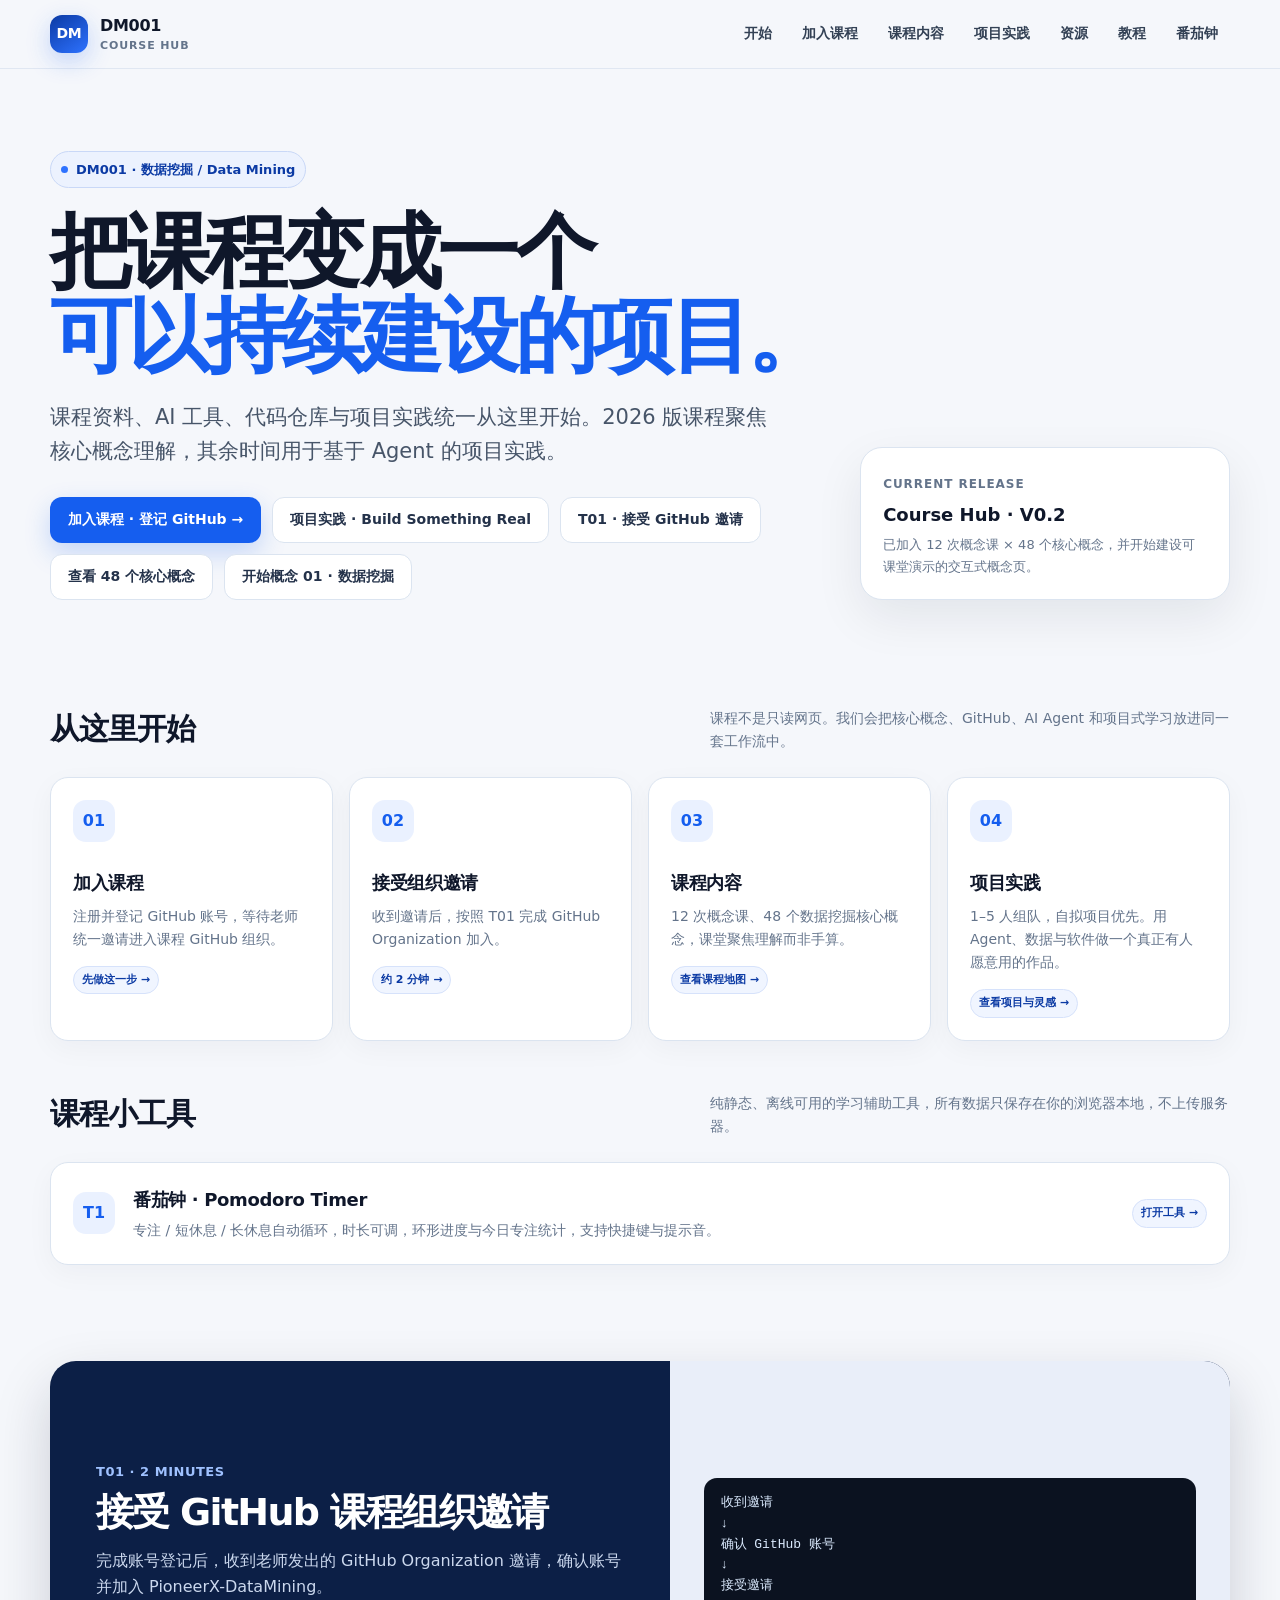
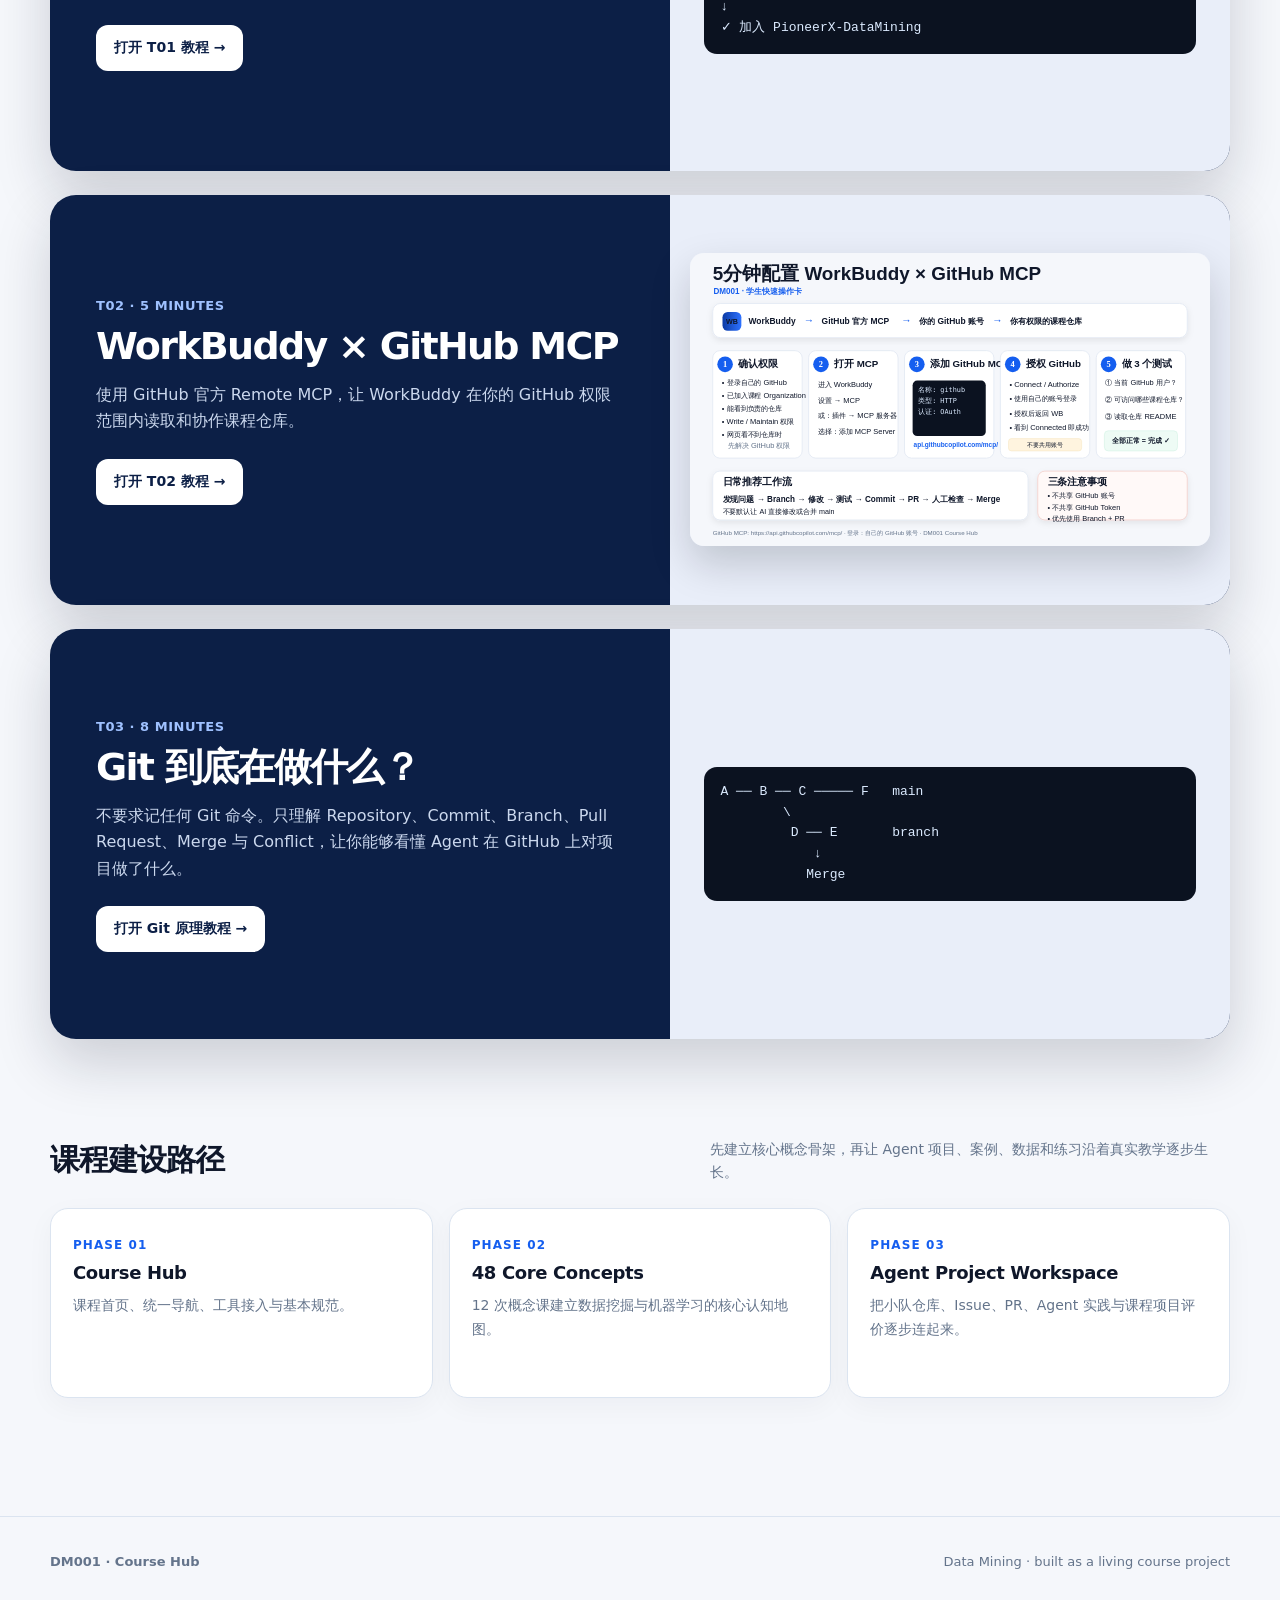
<file: index.html>
<!doctype html>
<html lang="zh-CN">
<head>
  <meta charset="utf-8" />
  <meta name="viewport" content="width=device-width, initial-scale=1" />
  <meta name="description" content="DM001 数据挖掘课程主页：课程信息、48 个核心概念、AI 工具、教程与项目实践。" />
  <title>DM001 · 数据挖掘 Course Hub</title>
  <link rel="stylesheet" href="styles.css" />
</head>
<body>
<header class="topbar">
  <div class="container nav">
    <a class="brand" href="./">
      <span class="brand-mark">DM</span>
      <span>DM001 <small>Course Hub</small></span>
    </a>
    <nav class="nav-links" aria-label="主导航">
      <a href="#start">开始</a>
      <a href="join.html">加入课程</a>
      <a href="curriculum.html">课程内容</a>
      <a href="projects.html">项目实践</a>
      <a href="#resources">资源</a>
      <a href="#resources">教程</a>
      <a href="apps/pomodoro.html">番茄钟</a>
    </nav>
  </div>
</header>

<main>
  <section class="hero">
    <div class="container">
      <span class="eyebrow"><span class="dot"></span> DM001 · 数据挖掘 / Data Mining</span>
      <h1>把课程变成一个<br><span>可以持续建设的项目。</span></h1>
      <div class="hero-copy">
        <div>
          <p>课程资料、AI 工具、代码仓库与项目实践统一从这里开始。2026 版课程聚焦核心概念理解，其余时间用于基于 Agent 的项目实践。</p>
          <div class="hero-actions">
            <a class="btn btn-primary" href="join.html">加入课程 · 登记 GitHub →</a>
            <a class="btn btn-secondary" href="projects.html">项目实践 · Build Something Real</a>
            <a class="btn btn-secondary" href="tutorials/accept-github-invite.html">T01 · 接受 GitHub 邀请</a>
            <a class="btn btn-secondary" href="curriculum.html">查看 48 个核心概念</a>
            <a class="btn btn-secondary" href="concepts/data-mining.html">开始概念 01 · 数据挖掘</a>
          </div>
        </div>
        <aside class="hero-note">
          <span class="label">Current release</span>
          <strong>Course Hub · V0.2</strong>
          <p>已加入 12 次概念课 × 48 个核心概念，并开始建设可课堂演示的交互式概念页。</p>
        </aside>
      </div>
    </div>
  </section>

  <section class="section" id="start">
    <div class="container">
      <div class="section-head">
        <div><h2>从这里开始</h2></div>
        <p>课程不是只读网页。我们会把核心概念、GitHub、AI Agent 和项目式学习放进同一套工作流中。</p>
      </div>
      <div class="grid-4">
        <a class="card" href="join.html">
          <div class="icon">01</div>
          <h3>加入课程</h3>
          <p>注册并登记 GitHub 账号，等待老师统一邀请进入课程 GitHub 组织。</p>
          <span class="tag">先做这一步 →</span>
        </a>
        <a class="card" href="tutorials/accept-github-invite.html">
          <div class="icon">02</div>
          <h3>接受组织邀请</h3>
          <p>收到邀请后，按照 T01 完成 GitHub Organization 加入。</p>
          <span class="tag">约 2 分钟 →</span>
        </a>
        <a class="card" href="curriculum.html">
          <div class="icon">03</div>
          <h3>课程内容</h3>
          <p>12 次概念课、48 个数据挖掘核心概念，课堂聚焦理解而非手算。</p>
          <span class="tag">查看课程地图 →</span>
        </a>
        <a class="card" href="projects.html">
          <div class="icon">04</div>
          <h3>项目实践</h3>
          <p>1–5 人组队，自拟项目优先。用 Agent、数据与软件做一个真正有人愿意用的作品。</p>
          <span class="tag">查看项目与灵感 →</span>
        </a>
      </div>
    </div>
  </section>

  <section class="section" id="tools" style="padding-top:0;">
    <div class="container">
      <div class="section-head">
        <div><h2>课程小工具</h2></div>
        <p>纯静态、离线可用的学习辅助工具，所有数据只保存在你的浏览器本地，不上传服务器。</p>
      </div>
      <a class="card" href="apps/pomodoro.html" style="display:flex;align-items:center;gap:18px;flex-wrap:wrap;">
        <div class="icon" style="margin-bottom:0;">T1</div>
        <div style="flex:1 1 260px;min-width:0;">
          <h3 style="margin-bottom:4px;">番茄钟 · Pomodoro Timer</h3>
          <p>专注 / 短休息 / 长休息自动循环，时长可调，环形进度与今日专注统计，支持快捷键与提示音。</p>
        </div>
        <span class="tag" style="margin-top:0;">打开工具 →</span>
      </a>
    </div>
  </section>

  <section class="section" id="resources">
    <div class="container">
      <article class="feature">
        <div class="feature-copy">
          <span class="kicker">T01 · 2 MINUTES</span>
          <h2>接受 GitHub 课程组织邀请</h2>
          <p>完成账号登记后，收到老师发出的 GitHub Organization 邀请，确认账号并加入 PioneerX-DataMining。</p>
          <a class="btn" href="tutorials/accept-github-invite.html">打开 T01 教程 →</a>
        </div>
        <div class="feature-media" style="padding:34px">
          <div class="code" style="width:100%;text-align:left">收到邀请<br>↓<br>确认 GitHub 账号<br>↓<br>接受邀请<br>↓<br>✓ 加入 PioneerX-DataMining</div>
        </div>
      </article>

      <article class="feature" style="margin-top:24px">
        <div class="feature-copy">
          <span class="kicker">T02 · 5 MINUTES</span>
          <h2>WorkBuddy × GitHub MCP</h2>
          <p>使用 GitHub 官方 Remote MCP，让 WorkBuddy 在你的 GitHub 权限范围内读取和协作课程仓库。</p>
          <a class="btn" href="tutorials/github-mcp.html">打开 T02 教程 →</a>
        </div>
        <div class="feature-media">
          <img src="assets/workbuddy-github-mcp.svg" alt="5分钟配置 WorkBuddy 与 GitHub MCP 操作卡" />
        </div>
      </article>

      <article class="feature" style="margin-top:24px">
        <div class="feature-copy">
          <span class="kicker">T03 · 8 MINUTES</span>
          <h2>Git 到底在做什么？</h2>
          <p>不要求记任何 Git 命令。只理解 Repository、Commit、Branch、Pull Request、Merge 与 Conflict，让你能够看懂 Agent 在 GitHub 上对项目做了什么。</p>
          <a class="btn" href="tutorials/git-principles.html">打开 Git 原理教程 →</a>
        </div>
        <div class="feature-media" style="padding:34px">
          <div class="code" style="width:100%;text-align:left">A ── B ── C ───── F   main<br>&nbsp;&nbsp;&nbsp;&nbsp;&nbsp;&nbsp;&nbsp;&nbsp;\<br>&nbsp;&nbsp;&nbsp;&nbsp;&nbsp;&nbsp;&nbsp;&nbsp; D ── E&nbsp;&nbsp;&nbsp;&nbsp;&nbsp;&nbsp; branch<br>&nbsp;&nbsp;&nbsp;&nbsp;&nbsp;&nbsp;&nbsp;&nbsp;&nbsp;&nbsp;&nbsp;&nbsp;↓<br>&nbsp;&nbsp;&nbsp;&nbsp;&nbsp;&nbsp;&nbsp;&nbsp;&nbsp;&nbsp; Merge</div>
        </div>
      </article>
    </div>
  </section>

  <section class="section" id="path">
    <div class="container">
      <div class="section-head">
        <div><h2>课程建设路径</h2></div>
        <p>先建立核心概念骨架，再让 Agent 项目、案例、数据和练习沿着真实教学逐步生长。</p>
      </div>
      <div class="timeline">
        <div class="card"><span class="num">PHASE 01</span><h3>Course Hub</h3><p>课程首页、统一导航、工具接入与基本规范。</p></div>
        <div class="card"><span class="num">PHASE 02</span><h3>48 Core Concepts</h3><p>12 次概念课建立数据挖掘与机器学习的核心认知地图。</p></div>
        <div class="card"><span class="num">PHASE 03</span><h3>Agent Project Workspace</h3><p>把小队仓库、Issue、PR、Agent 实践与课程项目评价逐步连起来。</p></div>
      </div>
    </div>
  </section>
</main>

<footer class="footer">
  <div class="container footer-inner">
    <strong>DM001 · Course Hub</strong>
    <span>Data Mining · built as a living course project</span>
  </div>
</footer>
</body>
</html>
</file>
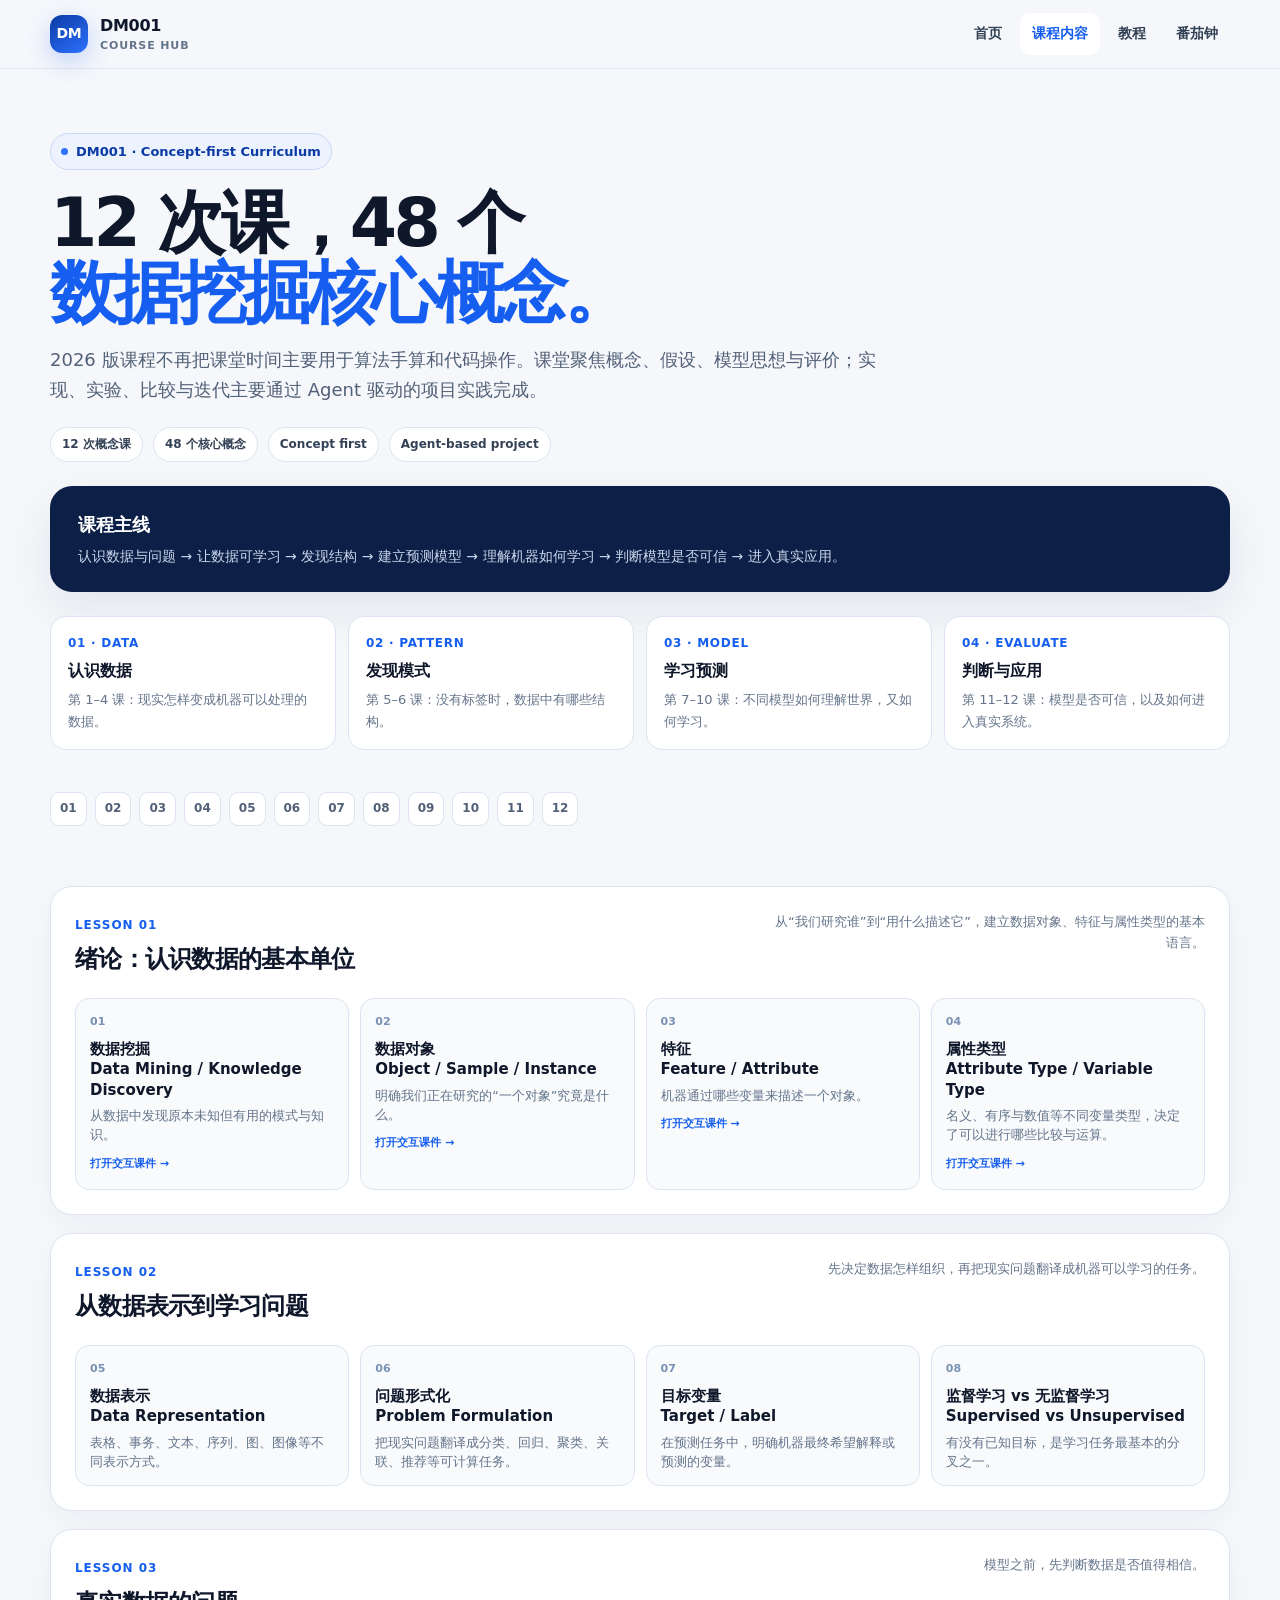
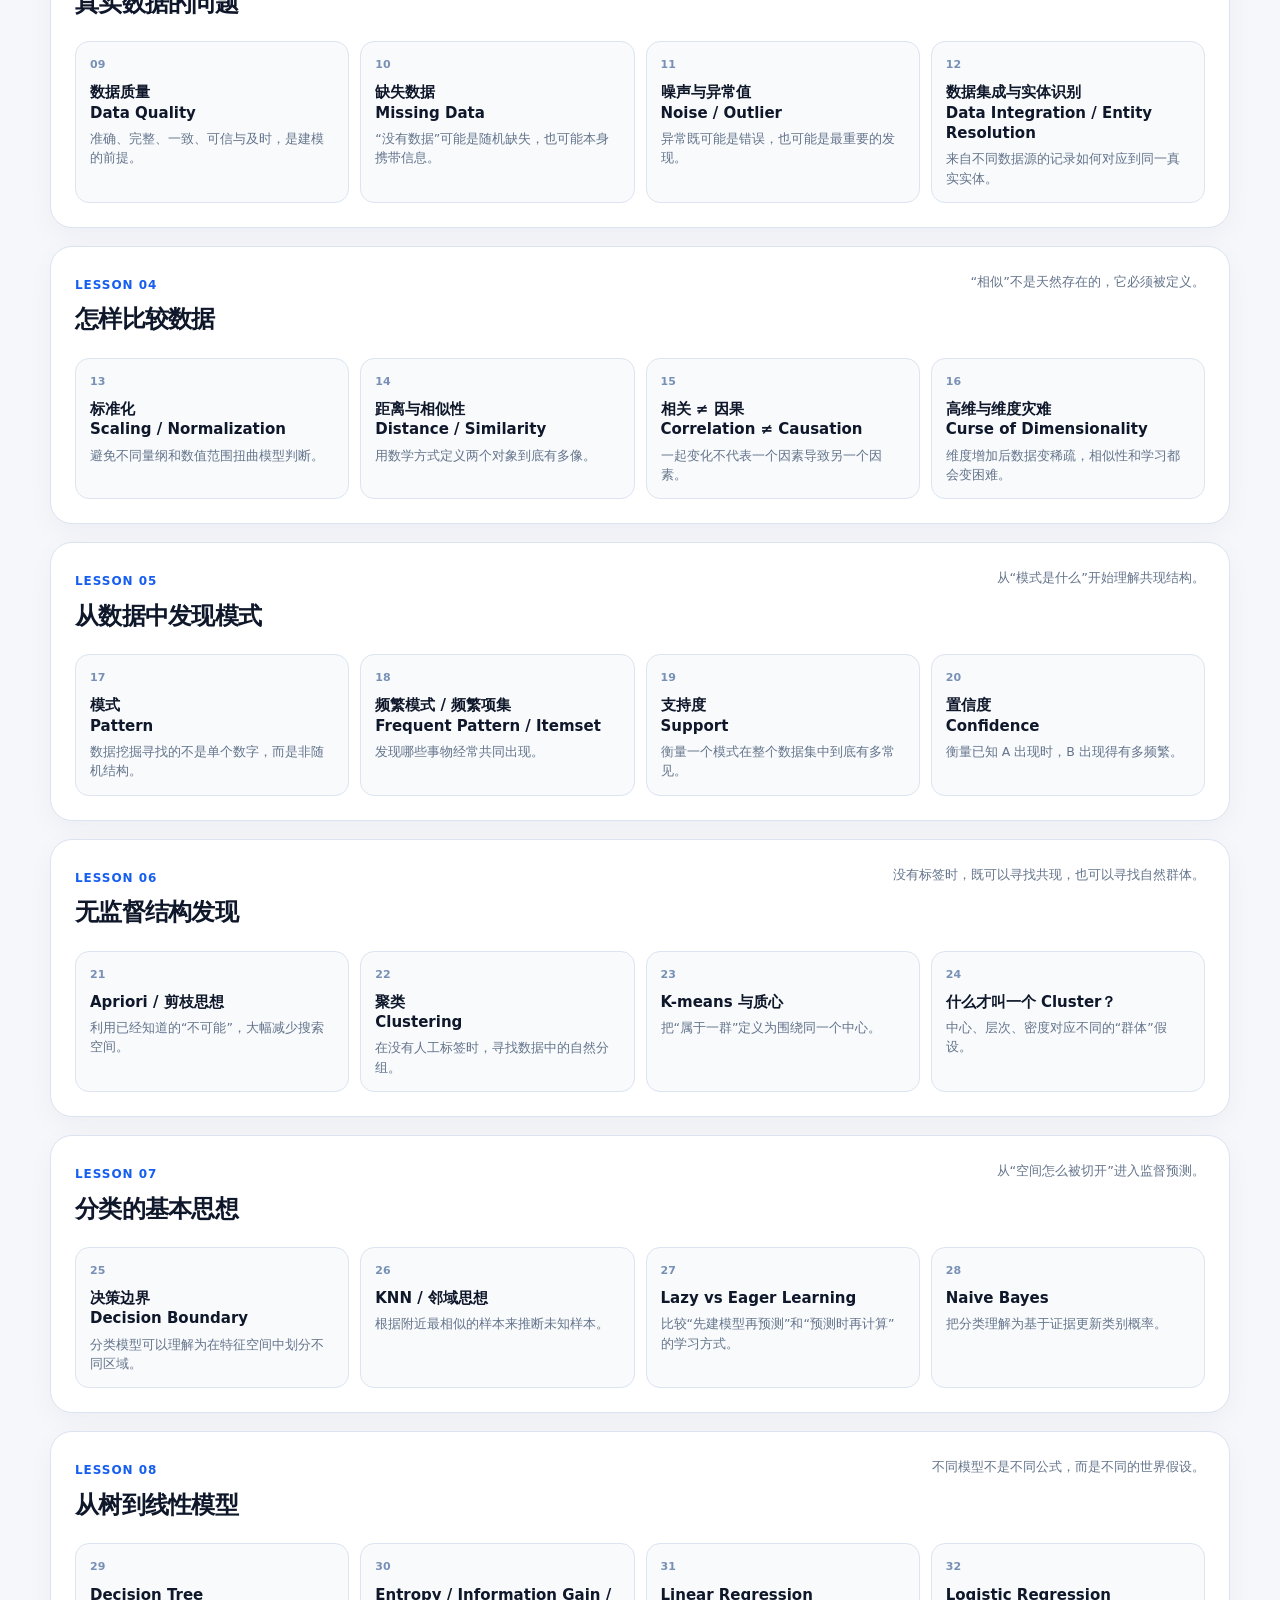
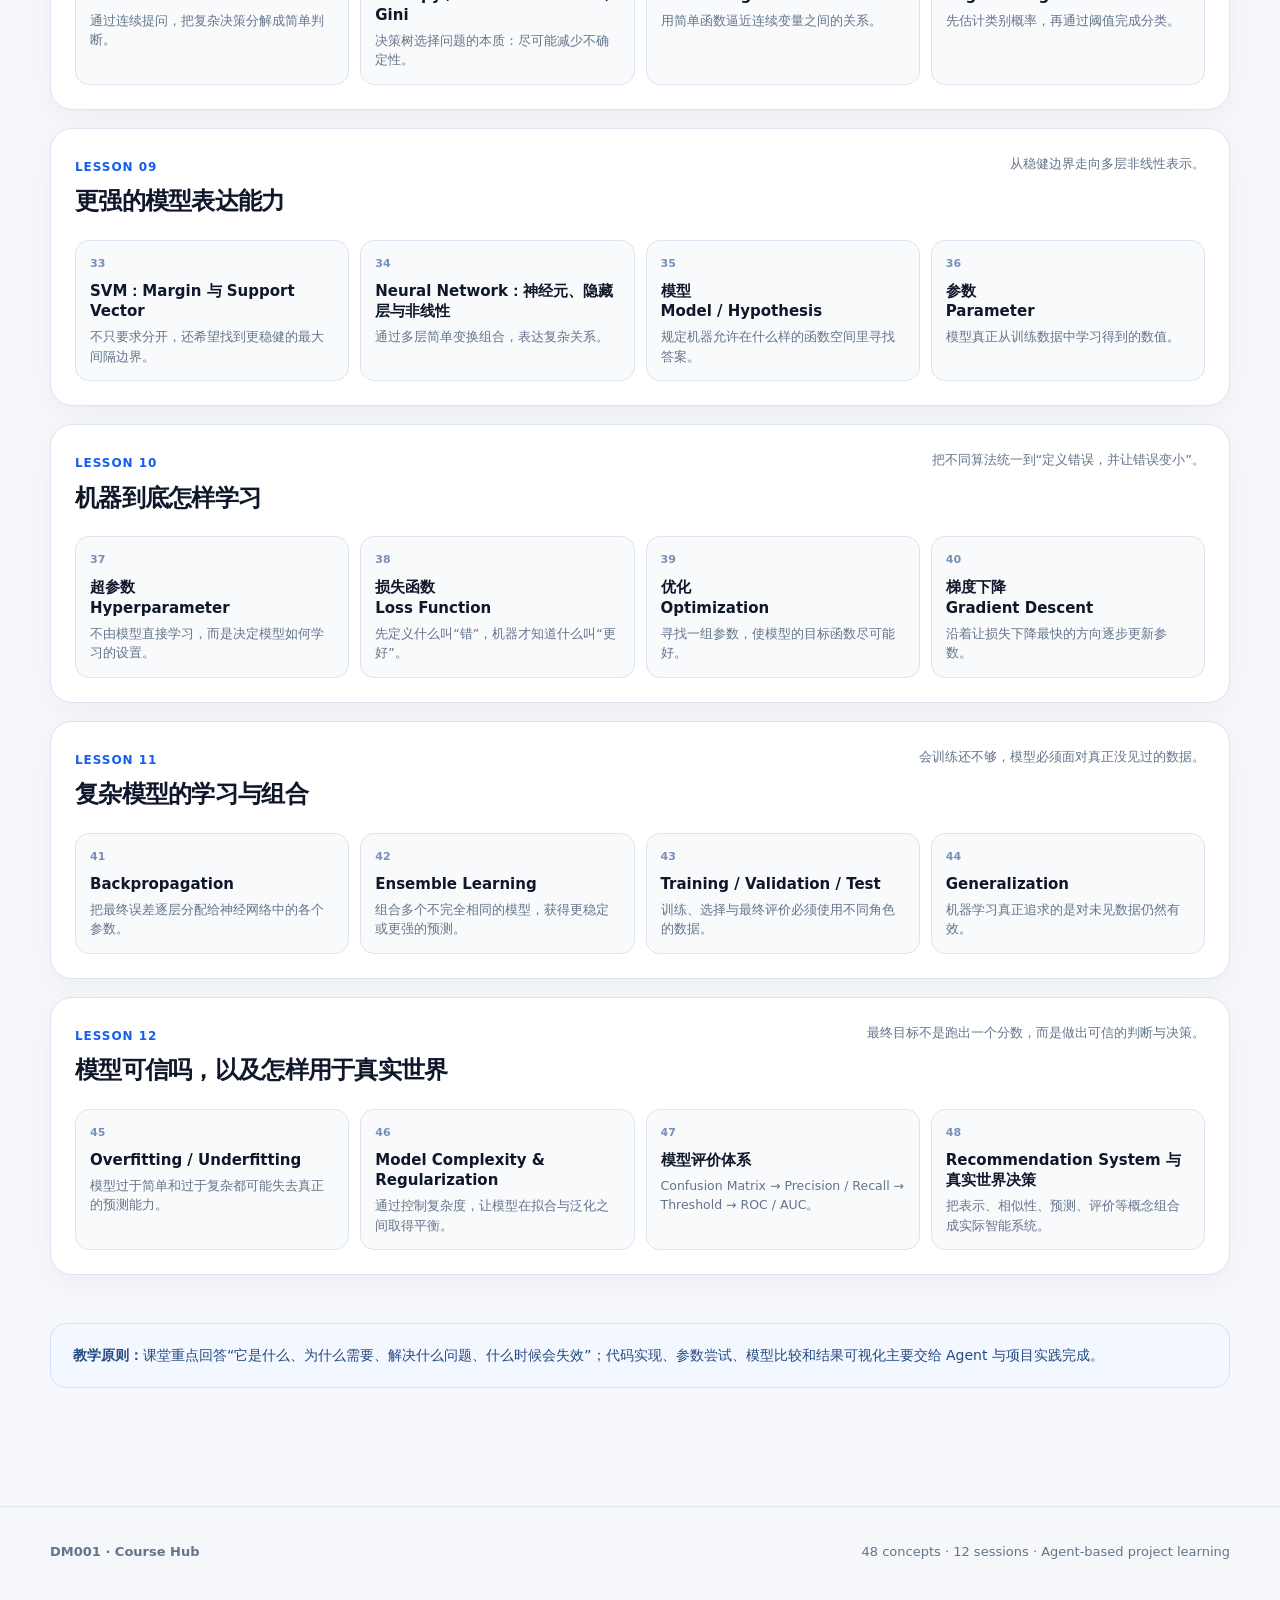
<file: curriculum.html>
<!doctype html>
<html lang="zh-CN">
<head>
  <meta charset="utf-8" />
  <meta name="viewport" content="width=device-width, initial-scale=1" />
  <meta name="description" content="DM001 数据挖掘课程概念地图：12 次课、48 个核心概念，课堂聚焦概念理解，其余时间用于基于 Agent 的项目实践。" />
  <title>课程内容 · DM001 数据挖掘</title>
  <link rel="stylesheet" href="styles.css" />
  <style>
    .course-hero{padding:64px 0 34px}.course-hero h1{font-size:clamp(40px,6vw,68px);margin:18px 0 18px;max-width:980px}.course-hero .lead{font-size:18px;color:#526178;max-width:860px;margin:0}.course-stats{display:flex;gap:10px;flex-wrap:wrap;margin-top:22px}.course-stats span{background:#fff;border:1px solid var(--line);border-radius:999px;padding:7px 11px;font-size:12px;font-weight:800;color:#334155}.principle{margin:24px 0 10px;background:#0c1f46;color:#fff;border-radius:22px;padding:24px 28px;box-shadow:var(--shadow)}.principle strong{font-size:18px}.principle p{margin:5px 0 0;color:#cbd8ee;font-size:14px}.stage-grid{display:grid;grid-template-columns:repeat(4,1fr);gap:12px;margin:24px 0 42px}.stage{background:#fff;border:1px solid var(--line);border-radius:16px;padding:17px}.stage b{display:block;color:var(--blue);font-size:12px;letter-spacing:.06em;margin-bottom:4px}.stage span{font-weight:800}.stage p{margin:5px 0 0;color:var(--muted);font-size:13px}.lesson-list{display:grid;gap:18px}.lesson{background:#fff;border:1px solid var(--line);border-radius:22px;padding:24px;box-shadow:0 8px 28px rgba(15,23,42,.04);scroll-margin-top:88px}.lesson-head{display:flex;align-items:flex-start;justify-content:space-between;gap:20px;margin-bottom:18px}.lesson-no{color:var(--blue);font-size:12px;font-weight:900;letter-spacing:.08em}.lesson h2{font-size:24px;margin:3px 0 0;letter-spacing:-.03em}.lesson-note{color:var(--muted);font-size:13px;max-width:440px;text-align:right}.concepts{display:grid;grid-template-columns:repeat(4,1fr);gap:11px}.concept{display:block;border:1px solid #dbe4f0;background:#f8fafc;border-radius:14px;padding:14px;min-height:120px}.concept .n{font-size:11px;font-weight:900;color:#7890b5;margin-bottom:8px}.concept h3{font-size:15px;line-height:1.35;margin:0 0 6px}.concept p{font-size:12.5px;line-height:1.55;color:#64748b;margin:0}.concept-link{cursor:pointer;transition:.16s ease}.concept-link:hover{border-color:#9db8e7;background:#f1f6ff;transform:translateY(-1px);box-shadow:0 10px 24px rgba(15,23,42,.07)}.concept-open{display:inline-flex;margin-top:10px;color:var(--blue);font-size:11px;font-weight:850}.course-footer-note{margin-top:30px;padding:20px 22px;border:1px solid #cfe0ff;background:#f3f7ff;border-radius:16px;color:#244a82;font-size:14px}.mini-toc{display:flex;gap:8px;flex-wrap:wrap;margin:0 0 26px}.mini-toc a{padding:6px 9px;border-radius:9px;border:1px solid var(--line);background:#fff;color:#526178;font-size:12px;font-weight:750}.mini-toc a:hover{color:var(--blue);border-color:#bfd1f1}.nav-links .active{background:#fff;color:var(--blue)}
    @media(max-width:1000px){.concepts{grid-template-columns:1fr 1fr}.stage-grid{grid-template-columns:1fr 1fr}.lesson-note{text-align:left}.lesson-head{display:block}.lesson-note{margin-top:8px}}
    @media(max-width:620px){.course-hero{padding-top:42px}.concepts,.stage-grid{grid-template-columns:1fr}.lesson{padding:18px}.concept{min-height:auto}.principle{padding:20px}.mini-toc{display:none}}
  </style>
</head>
<body>
<header class="topbar"><div class="container nav"><a class="brand" href="./"><span class="brand-mark">DM</span><span>DM001 <small>Course Hub</small></span></a><nav class="nav-links" aria-label="主导航"><a href="./">首页</a><a class="active" href="curriculum.html">课程内容</a><a href="./#resources">教程</a><a href="apps/pomodoro.html">番茄钟</a></nav></div></header>
<main>
  <section class="course-hero"><div class="container"><span class="eyebrow"><span class="dot"></span> DM001 · Concept-first Curriculum</span><h1>12 次课，48 个<br><span style="color:var(--blue)">数据挖掘核心概念。</span></h1><p class="lead">2026 版课程不再把课堂时间主要用于算法手算和代码操作。课堂聚焦概念、假设、模型思想与评价；实现、实验、比较与迭代主要通过 Agent 驱动的项目实践完成。</p><div class="course-stats"><span>12 次概念课</span><span>48 个核心概念</span><span>Concept first</span><span>Agent-based project</span></div><div class="principle"><strong>课程主线</strong><p>认识数据与问题 → 让数据可学习 → 发现结构 → 建立预测模型 → 理解机器如何学习 → 判断模型是否可信 → 进入真实应用。</p></div><div class="stage-grid"><div class="stage"><b>01 · DATA</b><span>认识数据</span><p>第 1–4 课：现实怎样变成机器可以处理的数据。</p></div><div class="stage"><b>02 · PATTERN</b><span>发现模式</span><p>第 5–6 课：没有标签时，数据中有哪些结构。</p></div><div class="stage"><b>03 · MODEL</b><span>学习预测</span><p>第 7–10 课：不同模型如何理解世界，又如何学习。</p></div><div class="stage"><b>04 · EVALUATE</b><span>判断与应用</span><p>第 11–12 课：模型是否可信，以及如何进入真实系统。</p></div></div><div class="mini-toc" aria-label="课程课次导航"><a href="#lesson-1">01</a><a href="#lesson-2">02</a><a href="#lesson-3">03</a><a href="#lesson-4">04</a><a href="#lesson-5">05</a><a href="#lesson-6">06</a><a href="#lesson-7">07</a><a href="#lesson-8">08</a><a href="#lesson-9">09</a><a href="#lesson-10">10</a><a href="#lesson-11">11</a><a href="#lesson-12">12</a></div></div></section>
  <section class="section" style="padding-top:0"><div class="container lesson-list">
    <article class="lesson" id="lesson-1"><div class="lesson-head"><div><span class="lesson-no">LESSON 01</span><h2>绪论：认识数据的基本单位</h2></div><div class="lesson-note">从“我们研究谁”到“用什么描述它”，建立数据对象、特征与属性类型的基本语言。</div></div><div class="concepts"><a class="concept concept-link" href="concepts/data-mining.html?v=20260915-1728" aria-label="打开概念 01 数据挖掘交互课件"><div class="n">01</div><h3>数据挖掘<br>Data Mining / Knowledge Discovery</h3><p>从数据中发现原本未知但有用的模式与知识。</p><span class="concept-open">打开交互课件 →</span></a><a class="concept concept-link" href="concepts/data-object.html" aria-label="打开概念 02 数据对象交互课件"><div class="n">02</div><h3>数据对象<br>Object / Sample / Instance</h3><p>明确我们正在研究的“一个对象”究竟是什么。</p><span class="concept-open">打开交互课件 →</span></a><a class="concept concept-link" href="concepts/feature-attribute.html" aria-label="打开概念 03 特征与属性交互课件"><div class="n">03</div><h3>特征<br>Feature / Attribute</h3><p>机器通过哪些变量来描述一个对象。</p><span class="concept-open">打开交互课件 →</span></a><a class="concept concept-link" href="concepts/attribute-type.html" aria-label="打开概念 04 属性类型交互课件"><div class="n">04</div><h3>属性类型<br>Attribute Type / Variable Type</h3><p>名义、有序与数值等不同变量类型，决定了可以进行哪些比较与运算。</p><span class="concept-open">打开交互课件 →</span></a></div></article>
    <article class="lesson" id="lesson-2"><div class="lesson-head"><div><span class="lesson-no">LESSON 02</span><h2>从数据表示到学习问题</h2></div><div class="lesson-note">先决定数据怎样组织，再把现实问题翻译成机器可以学习的任务。</div></div><div class="concepts"><div class="concept"><div class="n">05</div><h3>数据表示<br>Data Representation</h3><p>表格、事务、文本、序列、图、图像等不同表示方式。</p></div><div class="concept"><div class="n">06</div><h3>问题形式化<br>Problem Formulation</h3><p>把现实问题翻译成分类、回归、聚类、关联、推荐等可计算任务。</p></div><div class="concept"><div class="n">07</div><h3>目标变量<br>Target / Label</h3><p>在预测任务中，明确机器最终希望解释或预测的变量。</p></div><div class="concept"><div class="n">08</div><h3>监督学习 vs 无监督学习<br>Supervised vs Unsupervised</h3><p>有没有已知目标，是学习任务最基本的分叉之一。</p></div></div></article>
    <article class="lesson" id="lesson-3"><div class="lesson-head"><div><span class="lesson-no">LESSON 03</span><h2>真实数据的问题</h2></div><div class="lesson-note">模型之前，先判断数据是否值得相信。</div></div><div class="concepts"><div class="concept"><div class="n">09</div><h3>数据质量<br>Data Quality</h3><p>准确、完整、一致、可信与及时，是建模的前提。</p></div><div class="concept"><div class="n">10</div><h3>缺失数据<br>Missing Data</h3><p>“没有数据”可能是随机缺失，也可能本身携带信息。</p></div><div class="concept"><div class="n">11</div><h3>噪声与异常值<br>Noise / Outlier</h3><p>异常既可能是错误，也可能是最重要的发现。</p></div><div class="concept"><div class="n">12</div><h3>数据集成与实体识别<br>Data Integration / Entity Resolution</h3><p>来自不同数据源的记录如何对应到同一真实实体。</p></div></div></article>
    <article class="lesson" id="lesson-4"><div class="lesson-head"><div><span class="lesson-no">LESSON 04</span><h2>怎样比较数据</h2></div><div class="lesson-note">“相似”不是天然存在的，它必须被定义。</div></div><div class="concepts"><div class="concept"><div class="n">13</div><h3>标准化<br>Scaling / Normalization</h3><p>避免不同量纲和数值范围扭曲模型判断。</p></div><div class="concept"><div class="n">14</div><h3>距离与相似性<br>Distance / Similarity</h3><p>用数学方式定义两个对象到底有多像。</p></div><div class="concept"><div class="n">15</div><h3>相关 ≠ 因果<br>Correlation ≠ Causation</h3><p>一起变化不代表一个因素导致另一个因素。</p></div><div class="concept"><div class="n">16</div><h3>高维与维度灾难<br>Curse of Dimensionality</h3><p>维度增加后数据变稀疏，相似性和学习都会变困难。</p></div></div></article>
    <article class="lesson" id="lesson-5"><div class="lesson-head"><div><span class="lesson-no">LESSON 05</span><h2>从数据中发现模式</h2></div><div class="lesson-note">从“模式是什么”开始理解共现结构。</div></div><div class="concepts"><div class="concept"><div class="n">17</div><h3>模式<br>Pattern</h3><p>数据挖掘寻找的不是单个数字，而是非随机结构。</p></div><div class="concept"><div class="n">18</div><h3>频繁模式 / 频繁项集<br>Frequent Pattern / Itemset</h3><p>发现哪些事物经常共同出现。</p></div><div class="concept"><div class="n">19</div><h3>支持度<br>Support</h3><p>衡量一个模式在整个数据集中到底有多常见。</p></div><div class="concept"><div class="n">20</div><h3>置信度<br>Confidence</h3><p>衡量已知 A 出现时，B 出现得有多频繁。</p></div></div></article>
    <article class="lesson" id="lesson-6"><div class="lesson-head"><div><span class="lesson-no">LESSON 06</span><h2>无监督结构发现</h2></div><div class="lesson-note">没有标签时，既可以寻找共现，也可以寻找自然群体。</div></div><div class="concepts"><div class="concept"><div class="n">21</div><h3>Apriori / 剪枝思想</h3><p>利用已经知道的“不可能”，大幅减少搜索空间。</p></div><div class="concept"><div class="n">22</div><h3>聚类<br>Clustering</h3><p>在没有人工标签时，寻找数据中的自然分组。</p></div><div class="concept"><div class="n">23</div><h3>K-means 与质心</h3><p>把“属于一群”定义为围绕同一个中心。</p></div><div class="concept"><div class="n">24</div><h3>什么才叫一个 Cluster？</h3><p>中心、层次、密度对应不同的“群体”假设。</p></div></div></article>
    <article class="lesson" id="lesson-7"><div class="lesson-head"><div><span class="lesson-no">LESSON 07</span><h2>分类的基本思想</h2></div><div class="lesson-note">从“空间怎么被切开”进入监督预测。</div></div><div class="concepts"><div class="concept"><div class="n">25</div><h3>决策边界<br>Decision Boundary</h3><p>分类模型可以理解为在特征空间中划分不同区域。</p></div><div class="concept"><div class="n">26</div><h3>KNN / 邻域思想</h3><p>根据附近最相似的样本来推断未知样本。</p></div><div class="concept"><div class="n">27</div><h3>Lazy vs Eager Learning</h3><p>比较“先建模型再预测”和“预测时再计算”的学习方式。</p></div><div class="concept"><div class="n">28</div><h3>Naive Bayes</h3><p>把分类理解为基于证据更新类别概率。</p></div></div></article>
    <article class="lesson" id="lesson-8"><div class="lesson-head"><div><span class="lesson-no">LESSON 08</span><h2>从树到线性模型</h2></div><div class="lesson-note">不同模型不是不同公式，而是不同的世界假设。</div></div><div class="concepts"><div class="concept"><div class="n">29</div><h3>Decision Tree</h3><p>通过连续提问，把复杂决策分解成简单判断。</p></div><div class="concept"><div class="n">30</div><h3>Entropy / Information Gain / Gini</h3><p>决策树选择问题的本质：尽可能减少不确定性。</p></div><div class="concept"><div class="n">31</div><h3>Linear Regression</h3><p>用简单函数逼近连续变量之间的关系。</p></div><div class="concept"><div class="n">32</div><h3>Logistic Regression</h3><p>先估计类别概率，再通过阈值完成分类。</p></div></div></article>
    <article class="lesson" id="lesson-9"><div class="lesson-head"><div><span class="lesson-no">LESSON 09</span><h2>更强的模型表达能力</h2></div><div class="lesson-note">从稳健边界走向多层非线性表示。</div></div><div class="concepts"><div class="concept"><div class="n">33</div><h3>SVM：Margin 与 Support Vector</h3><p>不只要求分开，还希望找到更稳健的最大间隔边界。</p></div><div class="concept"><div class="n">34</div><h3>Neural Network：神经元、隐藏层与非线性</h3><p>通过多层简单变换组合，表达复杂关系。</p></div><div class="concept"><div class="n">35</div><h3>模型<br>Model / Hypothesis</h3><p>规定机器允许在什么样的函数空间里寻找答案。</p></div><div class="concept"><div class="n">36</div><h3>参数<br>Parameter</h3><p>模型真正从训练数据中学习得到的数值。</p></div></div></article>
    <article class="lesson" id="lesson-10"><div class="lesson-head"><div><span class="lesson-no">LESSON 10</span><h2>机器到底怎样学习</h2></div><div class="lesson-note">把不同算法统一到“定义错误，并让错误变小”。</div></div><div class="concepts"><div class="concept"><div class="n">37</div><h3>超参数<br>Hyperparameter</h3><p>不由模型直接学习，而是决定模型如何学习的设置。</p></div><div class="concept"><div class="n">38</div><h3>损失函数<br>Loss Function</h3><p>先定义什么叫“错”，机器才知道什么叫“更好”。</p></div><div class="concept"><div class="n">39</div><h3>优化<br>Optimization</h3><p>寻找一组参数，使模型的目标函数尽可能好。</p></div><div class="concept"><div class="n">40</div><h3>梯度下降<br>Gradient Descent</h3><p>沿着让损失下降最快的方向逐步更新参数。</p></div></div></article>
    <article class="lesson" id="lesson-11"><div class="lesson-head"><div><span class="lesson-no">LESSON 11</span><h2>复杂模型的学习与组合</h2></div><div class="lesson-note">会训练还不够，模型必须面对真正没见过的数据。</div></div><div class="concepts"><div class="concept"><div class="n">41</div><h3>Backpropagation</h3><p>把最终误差逐层分配给神经网络中的各个参数。</p></div><div class="concept"><div class="n">42</div><h3>Ensemble Learning</h3><p>组合多个不完全相同的模型，获得更稳定或更强的预测。</p></div><div class="concept"><div class="n">43</div><h3>Training / Validation / Test</h3><p>训练、选择与最终评价必须使用不同角色的数据。</p></div><div class="concept"><div class="n">44</div><h3>Generalization</h3><p>机器学习真正追求的是对未见数据仍然有效。</p></div></div></article>
    <article class="lesson" id="lesson-12"><div class="lesson-head"><div><span class="lesson-no">LESSON 12</span><h2>模型可信吗，以及怎样用于真实世界</h2></div><div class="lesson-note">最终目标不是跑出一个分数，而是做出可信的判断与决策。</div></div><div class="concepts"><div class="concept"><div class="n">45</div><h3>Overfitting / Underfitting</h3><p>模型过于简单和过于复杂都可能失去真正的预测能力。</p></div><div class="concept"><div class="n">46</div><h3>Model Complexity &amp; Regularization</h3><p>通过控制复杂度，让模型在拟合与泛化之间取得平衡。</p></div><div class="concept"><div class="n">47</div><h3>模型评价体系</h3><p>Confusion Matrix → Precision / Recall → Threshold → ROC / AUC。</p></div><div class="concept"><div class="n">48</div><h3>Recommendation System 与真实世界决策</h3><p>把表示、相似性、预测、评价等概念组合成实际智能系统。</p></div></div></article>
    <div class="course-footer-note"><strong>教学原则：</strong>课堂重点回答“它是什么、为什么需要、解决什么问题、什么时候会失效”；代码实现、参数尝试、模型比较和结果可视化主要交给 Agent 与项目实践完成。</div>
  </div></section>
</main>
<footer class="footer"><div class="container footer-inner"><strong>DM001 · Course Hub</strong><span>48 concepts · 12 sessions · Agent-based project learning</span></div></footer>
</body>
</html>
</file>
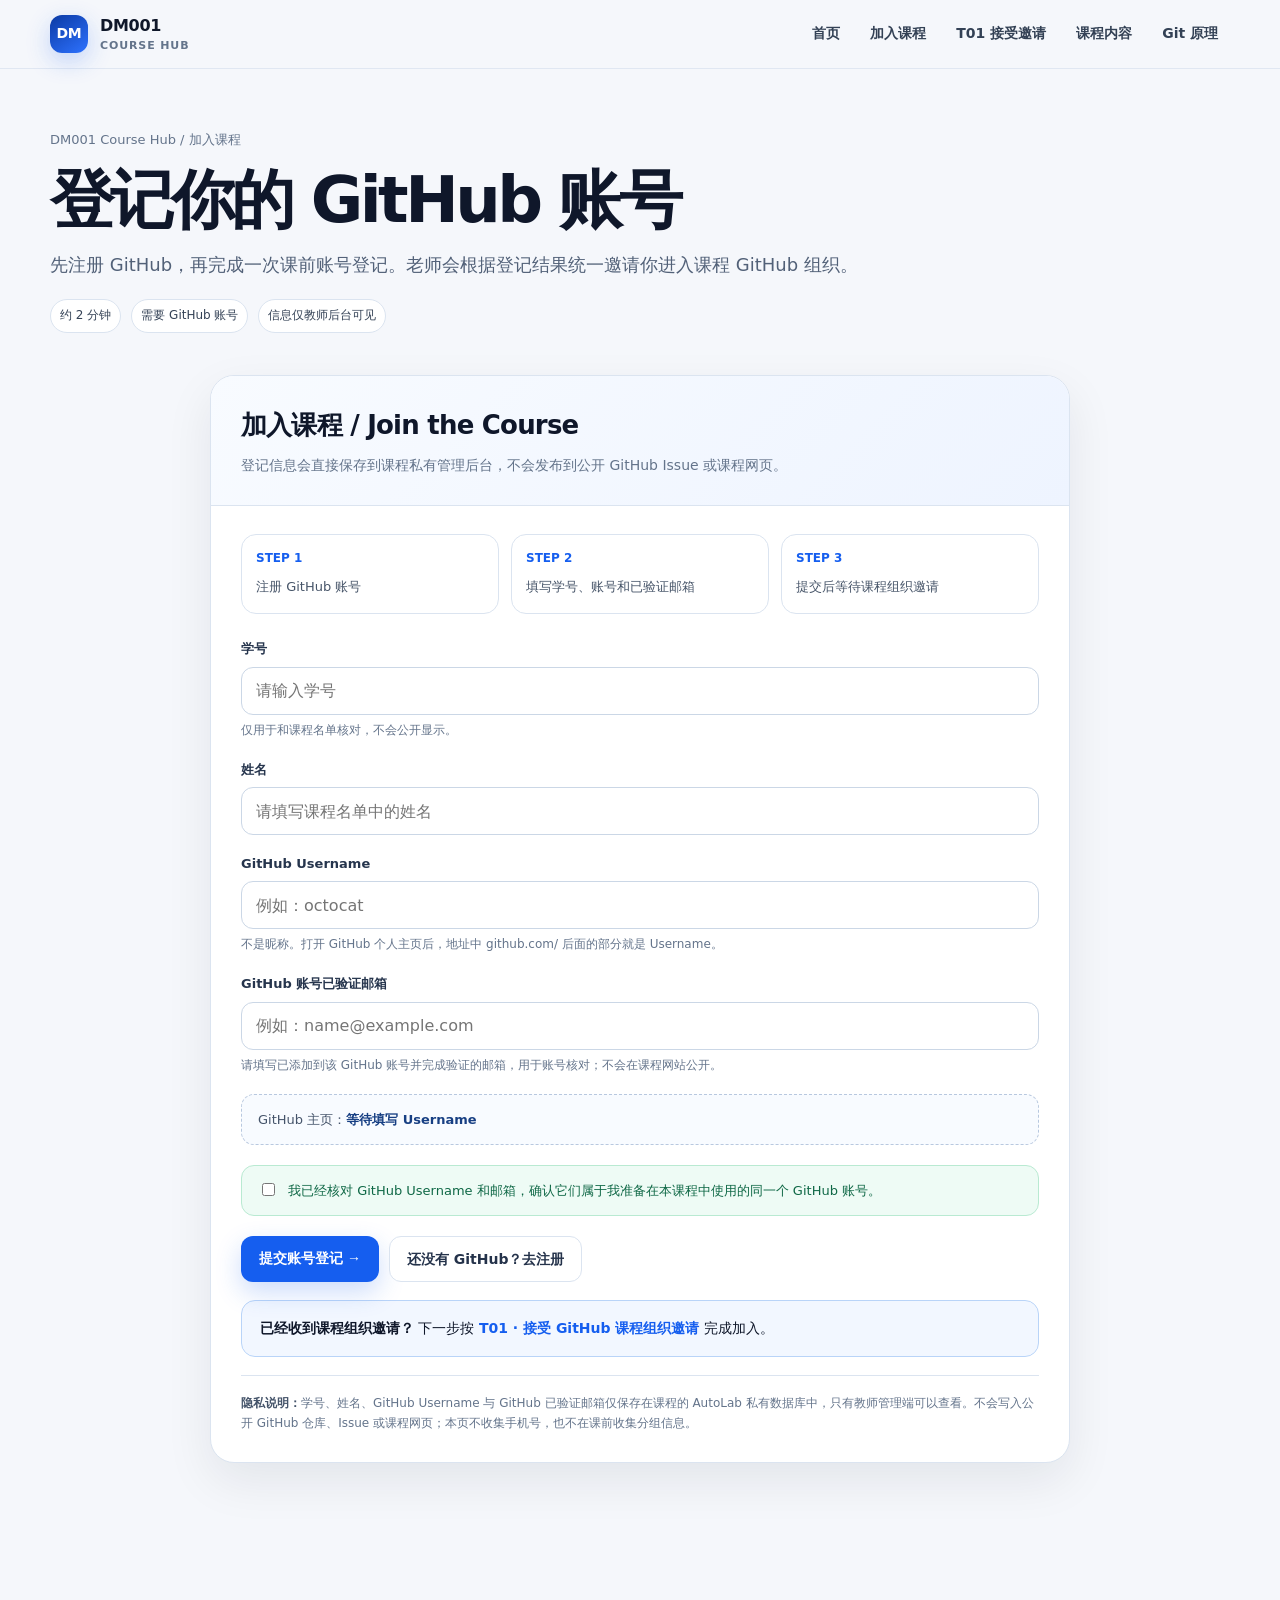
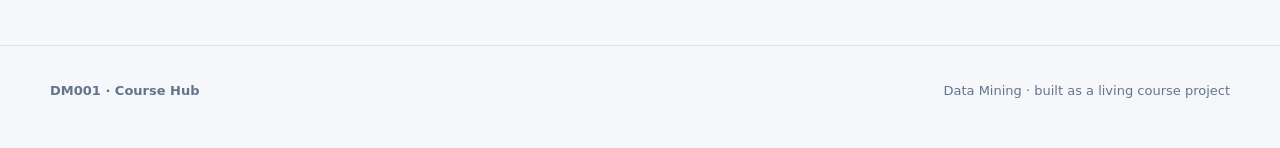
<file: join.html>
<!doctype html>
<html lang="zh-CN">
<head>
  <meta charset="utf-8" />
  <meta name="viewport" content="width=device-width, initial-scale=1" />
  <meta name="description" content="DM001 课程 GitHub 账号登记入口。注册 GitHub 后在这里登记学号、姓名、GitHub Username 和已验证邮箱，等待课程组织邀请。" />
  <title>加入课程 · DM001 Course Hub</title>
  <link rel="stylesheet" href="styles.css" />
  <style>
    .join-shell{max-width:860px;margin:0 auto 64px}.join-panel{background:#fff;border:1px solid var(--line);border-radius:24px;box-shadow:var(--shadow);overflow:hidden}.join-head{padding:28px 30px;border-bottom:1px solid var(--line);background:linear-gradient(135deg,#f8fbff,#eef4ff)}.join-head h2{margin:0 0 7px;font-size:26px;letter-spacing:-.03em}.join-head p{margin:0;color:var(--muted);font-size:14px}.join-body{padding:28px 30px}.join-steps{display:grid;grid-template-columns:repeat(3,1fr);gap:12px;margin:0 0 24px}.join-step{border:1px solid var(--line);background:#fff;border-radius:15px;padding:14px}.join-step b{display:block;color:var(--blue);font-size:12px;margin-bottom:4px}.join-step span{font-size:13px;color:#475569}.field{margin:0 0 18px}.field label{display:block;font-size:13px;font-weight:800;margin-bottom:7px;color:#26354d}.field input{width:100%;height:48px;border:1px solid #cbd7e6;border-radius:12px;background:#fff;padding:0 14px;font:inherit;color:var(--text);outline:none;transition:.18s ease}.field input:focus{border-color:#6f9dff;box-shadow:0 0 0 4px rgba(21,94,239,.09)}.field small{display:block;color:var(--muted);font-size:12px;margin-top:6px}.preview{padding:14px 16px;border:1px dashed #b8c8df;background:#f8fbff;border-radius:13px;margin:2px 0 20px;font-size:13px;color:#45546a}.preview strong{color:#173f83}.check{display:flex;align-items:flex-start;gap:10px;padding:14px 16px;background:#eefbf5;border:1px solid #b9ead2;border-radius:13px;color:#0f6846;font-size:13px;margin-bottom:20px}.check input{margin-top:3px}.join-actions{display:flex;gap:10px;flex-wrap:wrap}.join-actions button{cursor:pointer}.join-actions .btn[disabled]{opacity:.55;cursor:wait;transform:none}.privacy{margin-top:18px;padding-top:18px;border-top:1px solid var(--line);color:var(--muted);font-size:12px}.privacy strong{color:#45546a}.status{display:none;margin-top:14px;padding:14px 16px;border-radius:12px;font-size:14px;line-height:1.65}.status.show{display:block}.status.error{background:#fff2f2;border:1px solid #f4caca;color:#9f2d2d}.status.ok{background:#eefbf5;border:1px solid #b9ead2;color:#0f6846}.status.ok a{color:#0b5fc0;font-weight:800}.next-help{margin-top:18px;padding:16px 18px;border:1px solid #b9d4f8;background:#f2f7ff;border-radius:14px;font-size:14px;line-height:1.65}.next-help a{font-weight:800;color:#155eef}.hp{position:absolute!important;left:-9999px!important;width:1px!important;height:1px!important;overflow:hidden!important}@media(max-width:700px){.join-head,.join-body{padding:22px 18px}.join-steps{grid-template-columns:1fr}.join-actions{flex-direction:column}.join-actions .btn{width:100%}}
  </style>
</head>
<body>
<header class="topbar">
  <div class="container nav">
    <a class="brand" href="./"><span class="brand-mark">DM</span><span>DM001 <small>Course Hub</small></span></a>
    <nav class="nav-links" aria-label="主导航">
      <a href="./">首页</a>
      <a href="join.html">加入课程</a>
      <a href="tutorials/accept-github-invite.html">T01 接受邀请</a>
      <a href="curriculum.html">课程内容</a>
      <a href="tutorials/git-principles.html">Git 原理</a>
    </nav>
  </div>
</header>

<main>
  <section class="doc-hero">
    <div class="container">
      <div class="breadcrumb"><a href="./">DM001 Course Hub</a> / 加入课程</div>
      <h1>登记你的 GitHub 账号</h1>
      <p class="doc-lead">先注册 GitHub，再完成一次课前账号登记。老师会根据登记结果统一邀请你进入课程 GitHub 组织。</p>
      <div class="meta"><span>约 2 分钟</span><span>需要 GitHub 账号</span><span>信息仅教师后台可见</span></div>
    </div>
  </section>

  <section class="section" style="padding-top:12px">
    <div class="container">
      <div class="join-shell">
        <div class="join-panel">
          <div class="join-head">
            <h2>加入课程 / Join the Course</h2>
            <p>登记信息会直接保存到课程私有管理后台，不会发布到公开 GitHub Issue 或课程网页。</p>
          </div>
          <div class="join-body">
            <div class="join-steps" aria-label="登记流程">
              <div class="join-step"><b>STEP 1</b><span>注册 GitHub 账号</span></div>
              <div class="join-step"><b>STEP 2</b><span>填写学号、账号和已验证邮箱</span></div>
              <div class="join-step"><b>STEP 3</b><span>提交后等待课程组织邀请</span></div>
            </div>

            <form id="joinForm" novalidate>
              <div class="field"><label for="studentId">学号</label><input id="studentId" name="studentId" autocomplete="off" maxlength="32" placeholder="请输入学号" required /><small>仅用于和课程名单核对，不会公开显示。</small></div>
              <div class="field"><label for="realName">姓名</label><input id="realName" name="realName" autocomplete="name" maxlength="40" placeholder="请填写课程名单中的姓名" required /></div>
              <div class="field"><label for="githubUser">GitHub Username</label><input id="githubUser" name="githubUser" autocomplete="off" maxlength="39" placeholder="例如：octocat" required /><small>不是昵称。打开 GitHub 个人主页后，地址中 github.com/ 后面的部分就是 Username。</small></div>
              <div class="field"><label for="githubEmail">GitHub 账号已验证邮箱</label><input id="githubEmail" name="githubEmail" type="email" autocomplete="email" maxlength="254" placeholder="例如：name@example.com" required /><small>请填写已添加到该 GitHub 账号并完成验证的邮箱，用于账号核对；不会在课程网站公开。</small></div>

              <div class="preview" id="profilePreview">GitHub 主页：<strong>等待填写 Username</strong></div>
              <label class="check" for="confirmAccount"><input type="checkbox" id="confirmAccount" required /><span>我已经核对 GitHub Username 和邮箱，确认它们属于我准备在本课程中使用的同一个 GitHub 账号。</span></label>
              <div class="hp" aria-hidden="true"><label for="website">Website</label><input id="website" name="website" tabindex="-1" autocomplete="off" /></div>

              <div class="join-actions">
                <button class="btn btn-primary" id="submitBtn" type="submit">提交账号登记 →</button>
                <a class="btn btn-secondary" href="https://github.com/signup" target="_blank" rel="noopener noreferrer">还没有 GitHub？去注册</a>
              </div>
              <div class="status error" id="errorBox" role="alert"></div>
              <div class="status ok" id="okBox" role="status"></div>
            </form>

            <div class="next-help"><strong>已经收到课程组织邀请？</strong> 下一步按 <a href="tutorials/accept-github-invite.html">T01 · 接受 GitHub 课程组织邀请</a> 完成加入。</div>

            <div class="privacy"><strong>隐私说明：</strong>学号、姓名、GitHub Username 与 GitHub 已验证邮箱仅保存在课程的 AutoLab 私有数据库中，只有教师管理端可以查看。不会写入公开 GitHub 仓库、Issue 或课程网页；本页不收集手机号，也不在课前收集分组信息。</div>
          </div>
        </div>
      </div>
    </div>
  </section>
</main>

<footer class="footer"><div class="container footer-inner"><strong>DM001 · Course Hub</strong><span>Data Mining · built as a living course project</span></div></footer>

<script>
  const API_URL = 'https://lab.pioneer-x.cn/api/dm/register';
  const form = document.getElementById('joinForm');
  const userInput = document.getElementById('githubUser');
  const preview = document.getElementById('profilePreview');
  const errorBox = document.getElementById('errorBox');
  const okBox = document.getElementById('okBox');
  const submitBtn = document.getElementById('submitBtn');

  function cleanUsername(value){ return value.trim().replace(/^@/, ''); }
  function usernameLooksValid(value){ return /^[A-Za-z0-9](?:[A-Za-z0-9-]{0,37}[A-Za-z0-9])?$/.test(value) && !value.includes('--'); }
  function emailLooksValid(value){ return /^[^\s@]+@[^\s@]+\.[^\s@]+$/.test(value); }

  userInput.addEventListener('input', () => {
    const username = cleanUsername(userInput.value);
    if(username){ preview.innerHTML = 'GitHub 主页：<strong>https://github.com/' + username.replace(/[<>&"']/g,'') + '</strong>'; }
    else{ preview.innerHTML = 'GitHub 主页：<strong>等待填写 Username</strong>'; }
  });

  form.addEventListener('submit', async (event) => {
    event.preventDefault();
    errorBox.className = 'status error';
    okBox.className = 'status ok';

    const studentId = document.getElementById('studentId').value.trim();
    const realName = document.getElementById('realName').value.trim();
    const username = cleanUsername(userInput.value);
    const githubEmail = document.getElementById('githubEmail').value.trim().toLowerCase();
    const website = document.getElementById('website').value.trim();
    const confirmed = document.getElementById('confirmAccount').checked;

    if(!studentId){ errorBox.textContent = '请填写学号。'; errorBox.classList.add('show'); return; }
    if(!realName){ errorBox.textContent = '请填写姓名。'; errorBox.classList.add('show'); return; }
    if(!usernameLooksValid(username)){ errorBox.textContent = 'GitHub Username 格式看起来不正确，请检查后再提交。'; errorBox.classList.add('show'); return; }
    if(!emailLooksValid(githubEmail)){ errorBox.textContent = '请填写 GitHub 账号中已验证的有效邮箱。'; errorBox.classList.add('show'); return; }
    if(!confirmed){ errorBox.textContent = '请先确认你已经核对 GitHub Username 和邮箱。'; errorBox.classList.add('show'); return; }

    submitBtn.disabled = true;
    submitBtn.textContent = '正在提交…';
    try{
      const body = new URLSearchParams({student_id:studentId,real_name:realName,github_username:username,github_email:githubEmail,website});
      const response = await fetch(API_URL, {method:'POST', body, credentials:'omit'});
      const result = await response.json().catch(() => ({}));
      if(!response.ok || !result.ok){ throw new Error(result.detail || '提交失败，请稍后重试。'); }
      okBox.innerHTML = result.created
        ? '登记成功。老师会统一发送 <strong>PioneerX-DataMining</strong> 课程组织邀请。收到后请按 <a href="tutorials/accept-github-invite.html">T01 · 接受 GitHub 邀请</a> 完成加入。'
        : '登记信息已更新。老师会以你最新提交的信息为准；收到邀请后请按 <a href="tutorials/accept-github-invite.html">T01 · 接受 GitHub 邀请</a> 完成加入。';
      okBox.classList.add('show');
    }catch(err){
      errorBox.textContent = err && err.message ? err.message : '提交失败，请检查网络后重试。';
      errorBox.classList.add('show');
    }finally{
      submitBtn.disabled = false;
      submitBtn.textContent = '提交账号登记 →';
    }
  });
</script>
</body>
</html>
</file>
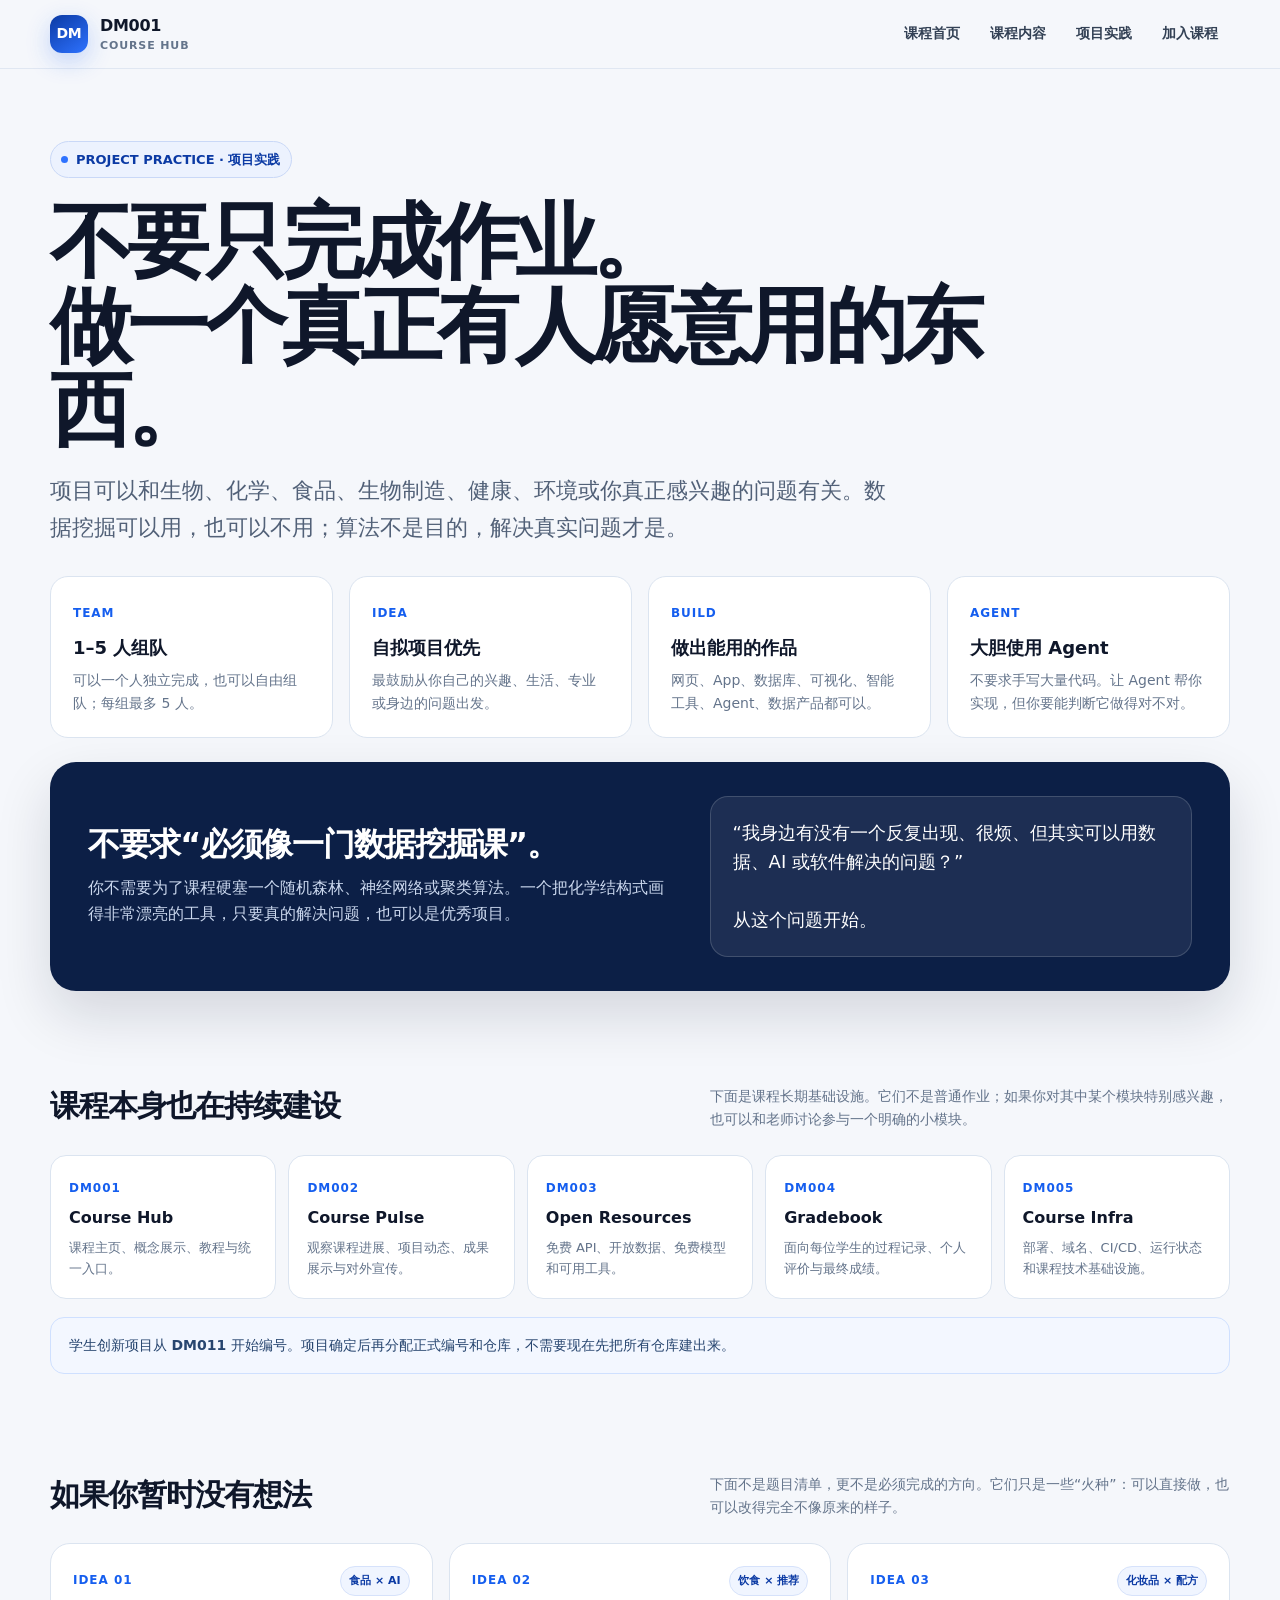
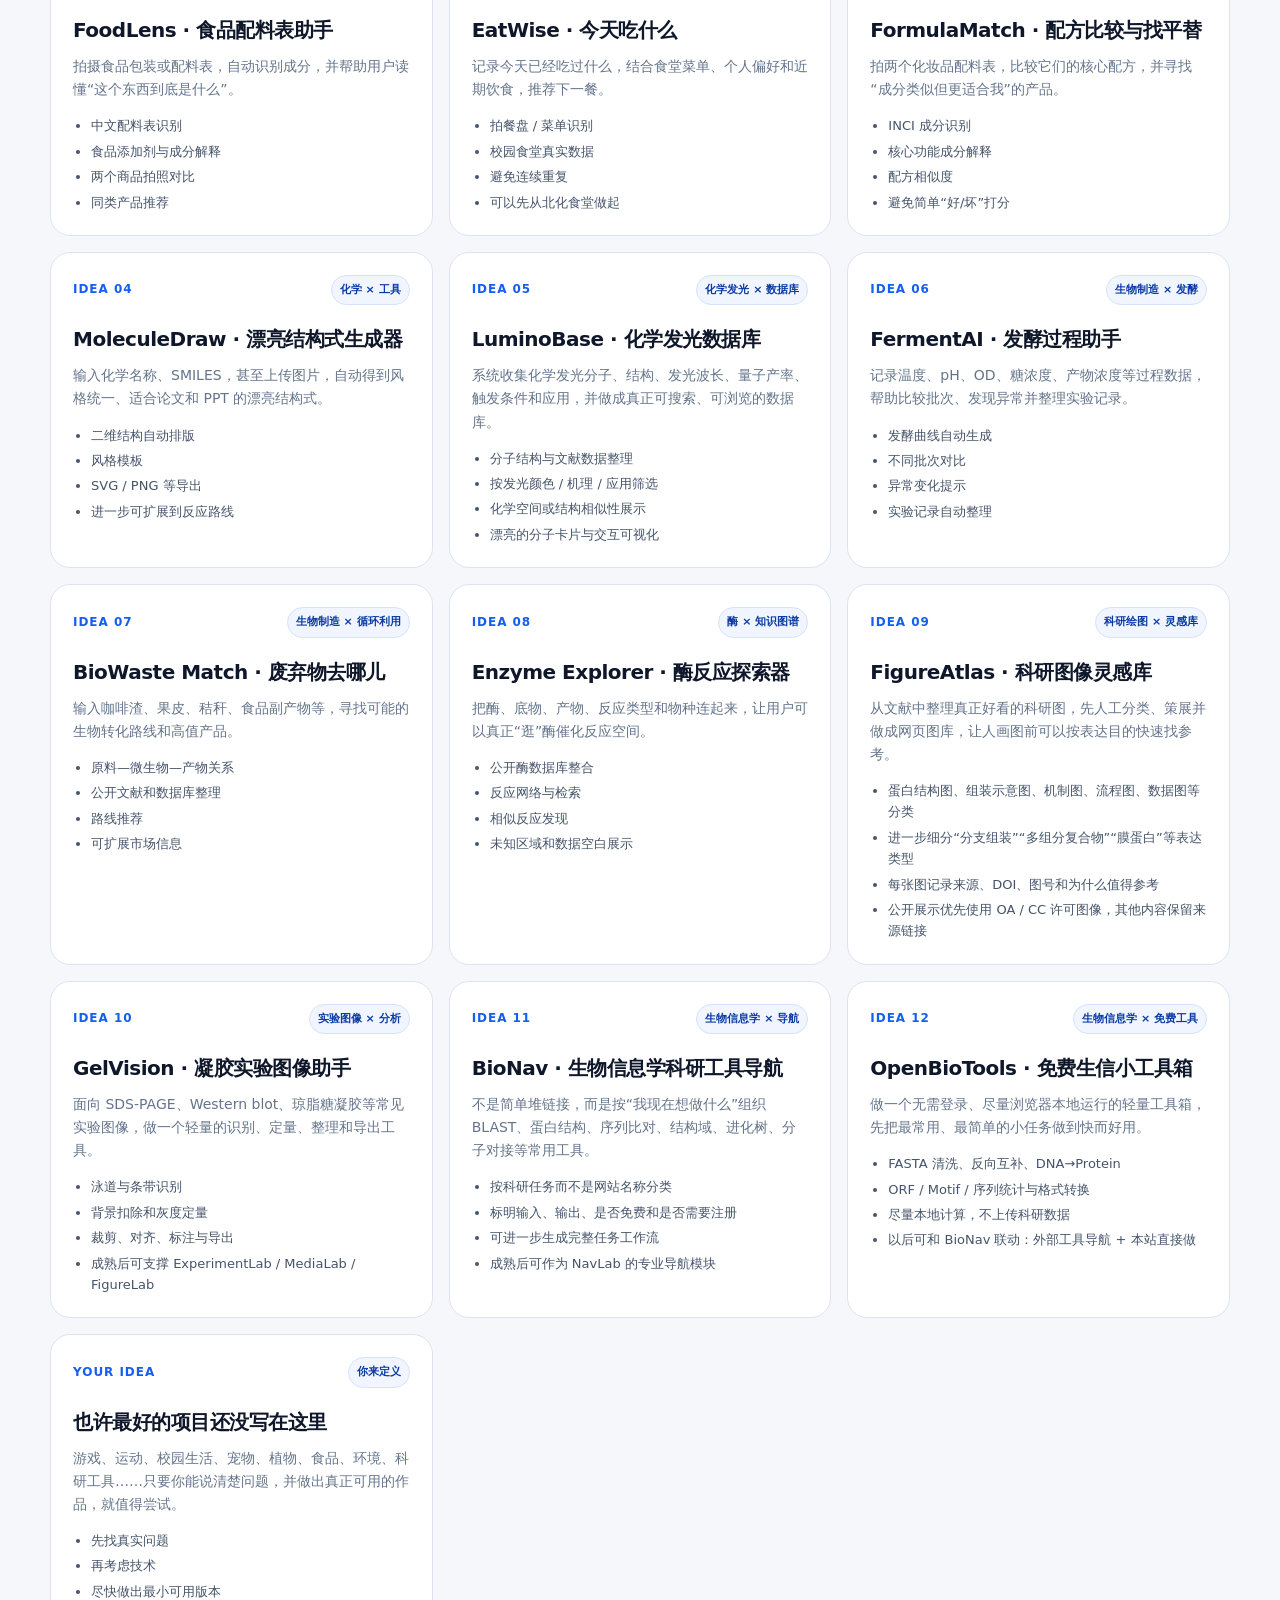
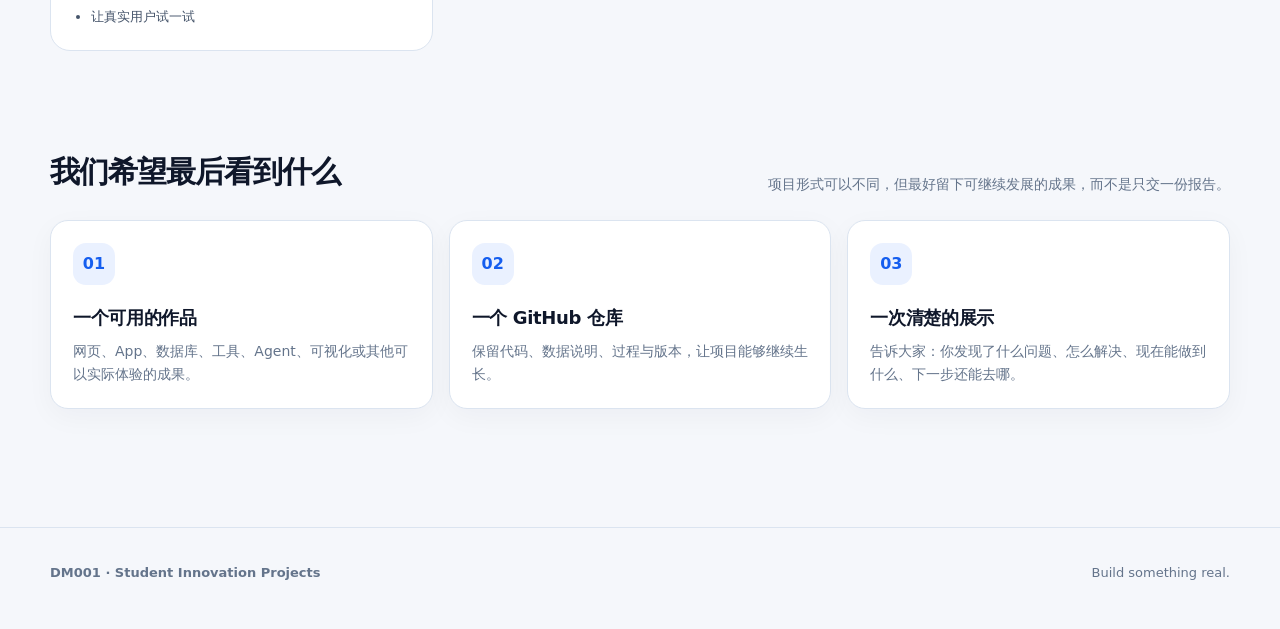
<file: projects.html>
<!doctype html>
<html lang="zh-CN">
<head>
  <meta charset="utf-8" />
  <meta name="viewport" content="width=device-width, initial-scale=1" />
  <meta name="description" content="DM001 学生创新项目：1–5 人组队，自拟项目优先，用 Agent、数据与软件做一个真正有人愿意使用的作品。" />
  <title>项目实践 · DM001 Course Hub</title>
  <link rel="stylesheet" href="styles.css" />
  <style>
    .project-hero { padding:72px 0 42px; }
    .project-hero h1 { max-width:1050px; }
    .project-hero .lead { max-width:850px; color:#526178; font-size:clamp(18px,2vw,22px); margin:0; }
    .rule-grid { display:grid; grid-template-columns:repeat(4,1fr); gap:16px; margin-top:30px; }
    .rule-card { background:#fff; border:1px solid var(--line); border-radius:18px; padding:22px; }
    .rule-card strong { display:block; font-size:18px; margin:8px 0 6px; }
    .rule-card p { margin:0; color:var(--muted); font-size:14px; }
    .rule-no { color:var(--blue); font-size:12px; font-weight:900; letter-spacing:.08em; }
    .callout { background:#0c1f46; color:#fff; border-radius:26px; padding:34px 38px; margin-top:24px; display:grid; grid-template-columns:1.1fr .9fr; gap:32px; align-items:center; box-shadow:0 24px 56px rgba(15,23,42,.14); }
    .callout h2 { font-size:32px; line-height:1.15; margin:0 0 12px; letter-spacing:-.04em; }
    .callout p { color:#cbd8ee; margin:0; }
    .callout .quote { border:1px solid rgba(255,255,255,.16); background:rgba(255,255,255,.07); border-radius:18px; padding:22px; font-size:18px; line-height:1.6; }
    .idea-grid { display:grid; grid-template-columns:repeat(3,1fr); gap:16px; }
    .idea-card { background:#fff; border:1px solid var(--line); border-radius:20px; padding:22px; min-height:230px; display:flex; flex-direction:column; }
    .idea-card .idea-top { display:flex; align-items:center; justify-content:space-between; gap:12px; margin-bottom:18px; }
    .idea-id { font-size:12px; font-weight:900; letter-spacing:.08em; color:var(--blue); }
    .idea-kind { font-size:11px; font-weight:800; border-radius:999px; padding:5px 8px; background:#f0f5ff; color:var(--blue-dark); border:1px solid #d6e2fb; }
    .idea-card h3 { font-size:20px; margin:0 0 8px; letter-spacing:-.025em; }
    .idea-card p { color:var(--muted); font-size:14px; margin:0 0 14px; }
    .idea-card ul { color:#45546a; font-size:13px; padding-left:18px; margin:0; }
    .idea-card li + li { margin-top:4px; }
    .infra-grid { display:grid; grid-template-columns:repeat(5,1fr); gap:12px; }
    .infra-card { background:#fff; border:1px solid var(--line); border-radius:16px; padding:18px; }
    .infra-card b { display:block; margin:5px 0; font-size:16px; }
    .infra-card p { margin:0; color:var(--muted); font-size:13px; }
    .soft-note { margin-top:18px; padding:16px 18px; border-radius:14px; border:1px solid #cfe0ff; background:#f3f7ff; color:#27456f; font-size:14px; }
    .deliverable { display:grid; grid-template-columns:repeat(3,1fr); gap:16px; }
    .deliverable .card { min-height:150px; }
    .deliverable .card .icon { margin-bottom:18px; }
    @media (max-width: 980px) {
      .rule-grid, .idea-grid { grid-template-columns:1fr 1fr; }
      .infra-grid { grid-template-columns:1fr 1fr; }
      .callout { grid-template-columns:1fr; }
    }
    @media (max-width: 620px) {
      .project-hero { padding-top:42px; }
      .project-hero h1 { font-size:46px; }
      .rule-grid, .idea-grid, .infra-grid, .deliverable { grid-template-columns:1fr; }
      .callout { padding:26px 22px; }
    }
  </style>
</head>
<body>
<header class="topbar">
  <div class="container nav">
    <a class="brand" href="./">
      <span class="brand-mark">DM</span>
      <span>DM001 <small>Course Hub</small></span>
    </a>
    <nav class="nav-links" aria-label="主导航">
      <a href="./">课程首页</a>
      <a href="curriculum.html">课程内容</a>
      <a href="projects.html">项目实践</a>
      <a href="join.html">加入课程</a>
    </nav>
  </div>
</header>

<main>
  <section class="project-hero">
    <div class="container">
      <span class="eyebrow"><span class="dot"></span> PROJECT PRACTICE · 项目实践</span>
      <h1>不要只完成作业。<br><span>做一个真正有人愿意用的东西。</span></h1>
      <p class="lead">项目可以和生物、化学、食品、生物制造、健康、环境或你真正感兴趣的问题有关。数据挖掘可以用，也可以不用；算法不是目的，解决真实问题才是。</p>

      <div class="rule-grid">
        <div class="rule-card"><span class="rule-no">TEAM</span><strong>1–5 人组队</strong><p>可以一个人独立完成，也可以自由组队；每组最多 5 人。</p></div>
        <div class="rule-card"><span class="rule-no">IDEA</span><strong>自拟项目优先</strong><p>最鼓励从你自己的兴趣、生活、专业或身边的问题出发。</p></div>
        <div class="rule-card"><span class="rule-no">BUILD</span><strong>做出能用的作品</strong><p>网页、App、数据库、可视化、智能工具、Agent、数据产品都可以。</p></div>
        <div class="rule-card"><span class="rule-no">AGENT</span><strong>大胆使用 Agent</strong><p>不要求手写大量代码。让 Agent 帮你实现，但你要能判断它做得对不对。</p></div>
      </div>

      <div class="callout">
        <div>
          <h2>不要求“必须像一门数据挖掘课”。</h2>
          <p>你不需要为了课程硬塞一个随机森林、神经网络或聚类算法。一个把化学结构式画得非常漂亮的工具，只要真的解决问题，也可以是优秀项目。</p>
        </div>
        <div class="quote">“我身边有没有一个反复出现、很烦、但其实可以用数据、AI 或软件解决的问题？”<br><br>从这个问题开始。</div>
      </div>
    </div>
  </section>

  <section class="section" id="infra">
    <div class="container">
      <div class="section-head">
        <div><h2>课程本身也在持续建设</h2></div>
        <p>下面是课程长期基础设施。它们不是普通作业；如果你对其中某个模块特别感兴趣，也可以和老师讨论参与一个明确的小模块。</p>
      </div>
      <div class="infra-grid">
        <div class="infra-card"><span class="idea-id">DM001</span><b>Course Hub</b><p>课程主页、概念展示、教程与统一入口。</p></div>
        <div class="infra-card"><span class="idea-id">DM002</span><b>Course Pulse</b><p>观察课程进展、项目动态、成果展示与对外宣传。</p></div>
        <div class="infra-card"><span class="idea-id">DM003</span><b>Open Resources</b><p>免费 API、开放数据、免费模型和可用工具。</p></div>
        <div class="infra-card"><span class="idea-id">DM004</span><b>Gradebook</b><p>面向每位学生的过程记录、个人评价与最终成绩。</p></div>
        <div class="infra-card"><span class="idea-id">DM005</span><b>Course Infra</b><p>部署、域名、CI/CD、运行状态和课程技术基础设施。</p></div>
      </div>
      <div class="soft-note">学生创新项目从 <strong>DM011</strong> 开始编号。项目确定后再分配正式编号和仓库，不需要现在先把所有仓库建出来。</div>
    </div>
  </section>

  <section class="section" id="ideas">
    <div class="container">
      <div class="section-head">
        <div><h2>如果你暂时没有想法</h2></div>
        <p>下面不是题目清单，更不是必须完成的方向。它们只是一些“火种”：可以直接做，也可以改得完全不像原来的样子。</p>
      </div>

      <div class="idea-grid">
        <article class="idea-card">
          <div class="idea-top"><span class="idea-id">IDEA 01</span><span class="idea-kind">食品 × AI</span></div>
          <h3>FoodLens · 食品配料表助手</h3>
          <p>拍摄食品包装或配料表，自动识别成分，并帮助用户读懂“这个东西到底是什么”。</p>
          <ul><li>中文配料表识别</li><li>食品添加剂与成分解释</li><li>两个商品拍照对比</li><li>同类产品推荐</li></ul>
        </article>

        <article class="idea-card">
          <div class="idea-top"><span class="idea-id">IDEA 02</span><span class="idea-kind">饮食 × 推荐</span></div>
          <h3>EatWise · 今天吃什么</h3>
          <p>记录今天已经吃过什么，结合食堂菜单、个人偏好和近期饮食，推荐下一餐。</p>
          <ul><li>拍餐盘 / 菜单识别</li><li>校园食堂真实数据</li><li>避免连续重复</li><li>可以先从北化食堂做起</li></ul>
        </article>

        <article class="idea-card">
          <div class="idea-top"><span class="idea-id">IDEA 03</span><span class="idea-kind">化妆品 × 配方</span></div>
          <h3>FormulaMatch · 配方比较与找平替</h3>
          <p>拍两个化妆品配料表，比较它们的核心配方，并寻找“成分类似但更适合我”的产品。</p>
          <ul><li>INCI 成分识别</li><li>核心功能成分解释</li><li>配方相似度</li><li>避免简单“好/坏”打分</li></ul>
        </article>

        <article class="idea-card">
          <div class="idea-top"><span class="idea-id">IDEA 04</span><span class="idea-kind">化学 × 工具</span></div>
          <h3>MoleculeDraw · 漂亮结构式生成器</h3>
          <p>输入化学名称、SMILES，甚至上传图片，自动得到风格统一、适合论文和 PPT 的漂亮结构式。</p>
          <ul><li>二维结构自动排版</li><li>风格模板</li><li>SVG / PNG 等导出</li><li>进一步可扩展到反应路线</li></ul>
        </article>

        <article class="idea-card">
          <div class="idea-top"><span class="idea-id">IDEA 05</span><span class="idea-kind">化学发光 × 数据库</span></div>
          <h3>LuminoBase · 化学发光数据库</h3>
          <p>系统收集化学发光分子、结构、发光波长、量子产率、触发条件和应用，并做成真正可搜索、可浏览的数据库。</p>
          <ul><li>分子结构与文献数据整理</li><li>按发光颜色 / 机理 / 应用筛选</li><li>化学空间或结构相似性展示</li><li>漂亮的分子卡片与交互可视化</li></ul>
        </article>

        <article class="idea-card">
          <div class="idea-top"><span class="idea-id">IDEA 06</span><span class="idea-kind">生物制造 × 发酵</span></div>
          <h3>FermentAI · 发酵过程助手</h3>
          <p>记录温度、pH、OD、糖浓度、产物浓度等过程数据，帮助比较批次、发现异常并整理实验记录。</p>
          <ul><li>发酵曲线自动生成</li><li>不同批次对比</li><li>异常变化提示</li><li>实验记录自动整理</li></ul>
        </article>

        <article class="idea-card">
          <div class="idea-top"><span class="idea-id">IDEA 07</span><span class="idea-kind">生物制造 × 循环利用</span></div>
          <h3>BioWaste Match · 废弃物去哪儿</h3>
          <p>输入咖啡渣、果皮、秸秆、食品副产物等，寻找可能的生物转化路线和高值产品。</p>
          <ul><li>原料—微生物—产物关系</li><li>公开文献和数据库整理</li><li>路线推荐</li><li>可扩展市场信息</li></ul>
        </article>

        <article class="idea-card">
          <div class="idea-top"><span class="idea-id">IDEA 08</span><span class="idea-kind">酶 × 知识图谱</span></div>
          <h3>Enzyme Explorer · 酶反应探索器</h3>
          <p>把酶、底物、产物、反应类型和物种连起来，让用户可以真正“逛”酶催化反应空间。</p>
          <ul><li>公开酶数据库整合</li><li>反应网络与检索</li><li>相似反应发现</li><li>未知区域和数据空白展示</li></ul>
        </article>

        <article class="idea-card">
          <div class="idea-top"><span class="idea-id">IDEA 09</span><span class="idea-kind">科研绘图 × 灵感库</span></div>
          <h3>FigureAtlas · 科研图像灵感库</h3>
          <p>从文献中整理真正好看的科研图，先人工分类、策展并做成网页图库，让人画图前可以按表达目的快速找参考。</p>
          <ul><li>蛋白结构图、组装示意图、机制图、流程图、数据图等分类</li><li>进一步细分“分支组装”“多组分复合物”“膜蛋白”等表达类型</li><li>每张图记录来源、DOI、图号和为什么值得参考</li><li>公开展示优先使用 OA / CC 许可图像，其他内容保留来源链接</li></ul>
        </article>

        <article class="idea-card">
          <div class="idea-top"><span class="idea-id">IDEA 10</span><span class="idea-kind">实验图像 × 分析</span></div>
          <h3>GelVision · 凝胶实验图像助手</h3>
          <p>面向 SDS-PAGE、Western blot、琼脂糖凝胶等常见实验图像，做一个轻量的识别、定量、整理和导出工具。</p>
          <ul><li>泳道与条带识别</li><li>背景扣除和灰度定量</li><li>裁剪、对齐、标注与导出</li><li>成熟后可支撑 ExperimentLab / MediaLab / FigureLab</li></ul>
        </article>

        <article class="idea-card">
          <div class="idea-top"><span class="idea-id">IDEA 11</span><span class="idea-kind">生物信息学 × 导航</span></div>
          <h3>BioNav · 生物信息学科研工具导航</h3>
          <p>不是简单堆链接，而是按“我现在想做什么”组织 BLAST、蛋白结构、序列比对、结构域、进化树、分子对接等常用工具。</p>
          <ul><li>按科研任务而不是网站名称分类</li><li>标明输入、输出、是否免费和是否需要注册</li><li>可进一步生成完整任务工作流</li><li>成熟后可作为 NavLab 的专业导航模块</li></ul>
        </article>

        <article class="idea-card">
          <div class="idea-top"><span class="idea-id">IDEA 12</span><span class="idea-kind">生物信息学 × 免费工具</span></div>
          <h3>OpenBioTools · 免费生信小工具箱</h3>
          <p>做一个无需登录、尽量浏览器本地运行的轻量工具箱，先把最常用、最简单的小任务做到快而好用。</p>
          <ul><li>FASTA 清洗、反向互补、DNA→Protein</li><li>ORF / Motif / 序列统计与格式转换</li><li>尽量本地计算，不上传科研数据</li><li>以后可和 BioNav 联动：外部工具导航 + 本站直接做</li></ul>
        </article>

        <article class="idea-card">
          <div class="idea-top"><span class="idea-id">YOUR IDEA</span><span class="idea-kind">你来定义</span></div>
          <h3>也许最好的项目还没写在这里</h3>
          <p>游戏、运动、校园生活、宠物、植物、食品、环境、科研工具……只要你能说清楚问题，并做出真正可用的作品，就值得尝试。</p>
          <ul><li>先找真实问题</li><li>再考虑技术</li><li>尽快做出最小可用版本</li><li>让真实用户试一试</li></ul>
        </article>
      </div>
    </div>
  </section>

  <section class="section" id="deliverables">
    <div class="container">
      <div class="section-head">
        <div><h2>我们希望最后看到什么</h2></div>
        <p>项目形式可以不同，但最好留下可继续发展的成果，而不是只交一份报告。</p>
      </div>
      <div class="deliverable">
        <div class="card"><div class="icon">01</div><h3>一个可用的作品</h3><p>网页、App、数据库、工具、Agent、可视化或其他可以实际体验的成果。</p></div>
        <div class="card"><div class="icon">02</div><h3>一个 GitHub 仓库</h3><p>保留代码、数据说明、过程与版本，让项目能够继续生长。</p></div>
        <div class="card"><div class="icon">03</div><h3>一次清楚的展示</h3><p>告诉大家：你发现了什么问题、怎么解决、现在能做到什么、下一步还能去哪。</p></div>
      </div>
    </div>
  </section>
</main>

<footer class="footer">
  <div class="container footer-inner">
    <strong>DM001 · Student Innovation Projects</strong>
    <span>Build something real.</span>
  </div>
</footer>
</body>
</html>
</file>
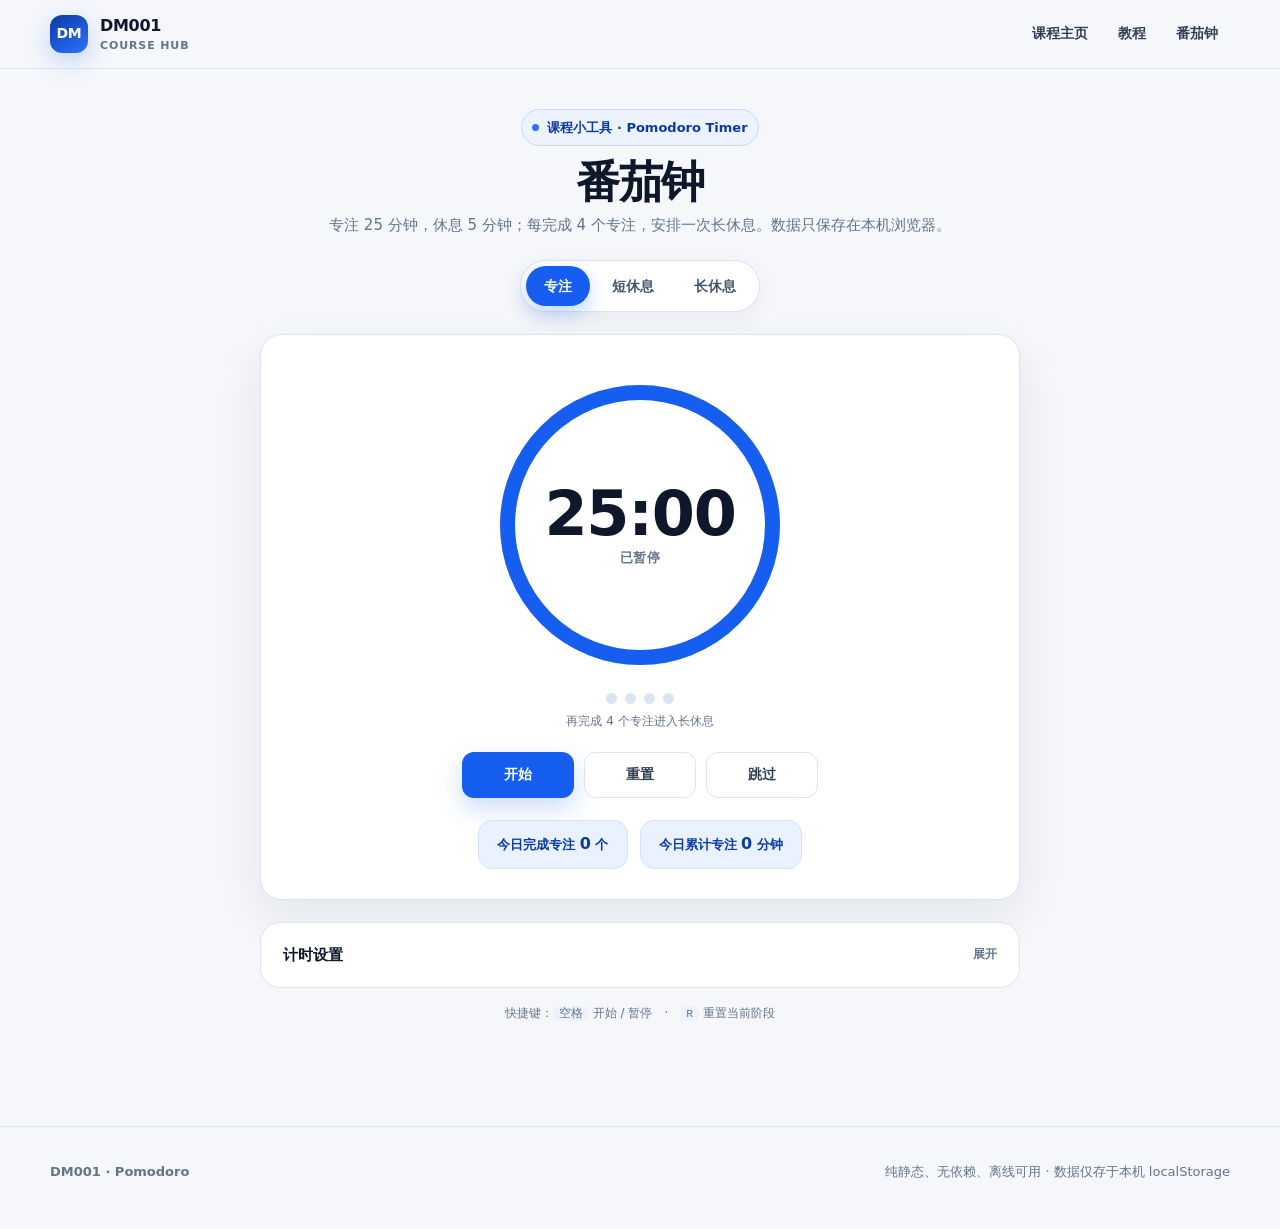
<file: apps/pomodoro.html>
<!doctype html>
<html lang="zh-CN">
<head>
  <meta charset="utf-8" />
  <meta name="viewport" content="width=device-width, initial-scale=1" />
  <meta name="description" content="DM001 课程小工具：番茄钟，专注 / 短休息 / 长休息循环，可自定义时长，本地保存统计。" />
  <title>番茄钟 · DM001 Course Hub</title>
  <link rel="stylesheet" href="../styles.css" />
  <style>
    /* ---- 番茄钟页面专用样式，沿用 styles.css 的设计令牌 ---- */
    .pomo-wrap { max-width: 760px; margin: 0 auto; padding: 40px 0 20px; }
    .pomo-head { text-align: center; margin-bottom: 22px; }
    .pomo-head h1 { font-size: clamp(30px, 5vw, 44px); margin: 14px 0 8px; letter-spacing: -.03em; }
    .pomo-head p { color: var(--muted); margin: 0; font-size: 15px; }

    .mode-tabs { display: inline-flex; gap: 4px; padding: 5px; background: var(--surface);
      border: 1px solid var(--line); border-radius: 999px; box-shadow: 0 8px 24px rgba(15,23,42,.05); }
    .mode-tabs button { appearance: none; border: 0; cursor: pointer; font: inherit; font-weight: 750;
      font-size: 13.5px; color: #475569; background: transparent; padding: 9px 18px; border-radius: 999px; transition: .18s ease; }
    .mode-tabs button[aria-selected="true"] { color: #fff; background: var(--blue); box-shadow: 0 8px 18px rgba(21,94,239,.25); }
    body[data-mode="short"] .mode-tabs button[aria-selected="true"] { background: var(--green); box-shadow: 0 8px 18px rgba(19,138,91,.25); }
    body[data-mode="long"] .mode-tabs button[aria-selected="true"] { background: var(--blue-dark); box-shadow: 0 8px 18px rgba(11,58,164,.25); }

    .timer-card { background: var(--surface); border: 1px solid var(--line); border-radius: var(--radius);
      box-shadow: var(--shadow); padding: 34px 28px 30px; margin-top: 22px; text-align: center; }
    .ring-box { position: relative; width: min(300px, 78vw); margin: 6px auto 4px; }
    .ring-box svg { width: 100%; height: auto; display: block; }
    .ring-track { fill: none; stroke: var(--surface-2); stroke-width: 12; }
    .ring-prog { fill: none; stroke: var(--blue); stroke-width: 12; stroke-linecap: round;
      transform: rotate(-90deg); transform-origin: 50% 50%; transition: stroke-dashoffset .35s linear, stroke .25s ease; }
    body[data-mode="short"] .ring-prog { stroke: var(--green); }
    body[data-mode="long"] .ring-prog { stroke: var(--blue-dark); }
    .ring-center { position: absolute; inset: 0; display: flex; flex-direction: column; align-items: center; justify-content: center; gap: 2px; }
    .time { font-size: clamp(44px, 11vw, 62px); font-weight: 800; letter-spacing: -.02em; font-variant-numeric: tabular-nums; line-height: 1; }
    .phase-label { font-size: 13px; font-weight: 750; color: var(--muted); letter-spacing: .04em; }

    .cycle { display: flex; gap: 8px; justify-content: center; margin: 18px 0 4px; }
    .cycle i { width: 11px; height: 11px; border-radius: 50%; background: var(--line); transition: .2s; }
    .cycle i.on { background: var(--blue); }
    body[data-mode="short"] .cycle i.on, body[data-mode="long"] .cycle i.on { background: var(--green); }
    .cycle-hint { font-size: 12px; color: var(--muted); margin-top: 8px; min-height: 18px; }

    .controls { display: flex; gap: 10px; justify-content: center; flex-wrap: wrap; margin-top: 20px; }
    .controls .btn { min-width: 112px; }
    .btn-ghost { background: var(--surface); border: 1px solid var(--line); color: #334155; }
    .btn-ghost:hover { border-color: #b8c8df; transform: translateY(-1px); }

    .stat-row { display: flex; gap: 12px; justify-content: center; flex-wrap: wrap; margin-top: 22px; }
    .stat { background: var(--blue-soft); border: 1px solid #d6e2fb; color: var(--blue-dark);
      border-radius: 14px; padding: 10px 18px; font-size: 13px; font-weight: 700; }
    .stat b { font-size: 16px; }

    .settings { margin-top: 22px; background: var(--surface); border: 1px solid var(--line); border-radius: 20px; padding: 20px 22px; }
    .settings summary { cursor: pointer; font-weight: 800; font-size: 15px; list-style: none; display: flex; align-items: center; justify-content: space-between; }
    .settings summary::-webkit-details-marker { display: none; }
    .settings summary::after { content: "展开"; font-size: 12px; color: var(--muted); font-weight: 700; }
    .settings[open] summary::after { content: "收起"; }
    .set-grid { display: grid; grid-template-columns: repeat(auto-fit, minmax(150px, 1fr)); gap: 14px; margin-top: 18px; }
    .field label { display: block; font-size: 12.5px; font-weight: 700; color: #475569; margin-bottom: 6px; }
    .field input[type="number"] { width: 100%; height: 42px; border: 1px solid var(--line); border-radius: 11px;
      padding: 0 12px; font: inherit; font-size: 15px; color: var(--text); background: #fbfdff; }
    .field input[type="number"]:focus { outline: 2px solid rgba(21,94,239,.25); border-color: var(--blue); }
    .switch { display: flex; align-items: center; gap: 9px; font-size: 13.5px; color: #334155; font-weight: 650; padding: 10px 0; }
    .switch input { width: 18px; height: 18px; accent-color: var(--blue); }
    .set-actions { margin-top: 16px; display: flex; gap: 10px; flex-wrap: wrap; }
    .kbd-hint { text-align: center; color: var(--muted); font-size: 12px; margin-top: 16px; }
    .kbd-hint code { background: var(--surface-2); border-radius: 6px; padding: 1px 6px; font-size: 11.5px; }
    @media (max-width: 620px) {
      .pomo-wrap { padding-top: 26px; }
      .timer-card { padding: 26px 16px 24px; }
      .mode-tabs button { padding: 8px 13px; font-size: 12.5px; }
      .controls .btn { flex: 1 1 30%; min-width: 0; }
    }
  </style>
</head>
<body data-mode="focus">
<header class="topbar">
  <div class="container nav">
    <a class="brand" href="../">
      <span class="brand-mark">DM</span>
      <span>DM001 <small>Course Hub</small></span>
    </a>
    <nav class="nav-links" aria-label="主导航">
      <a href="../">课程主页</a>
      <a href="../tutorials/github-mcp.html">教程</a>
      <a href="./pomodoro.html" aria-current="page">番茄钟</a>
    </nav>
  </div>
</header>

<main>
  <div class="container pomo-wrap">
    <div class="pomo-head">
      <span class="eyebrow"><span class="dot"></span> 课程小工具 · Pomodoro Timer</span>
      <h1>番茄钟</h1>
      <p>专注 25 分钟，休息 5 分钟；每完成 4 个专注，安排一次长休息。数据只保存在本机浏览器。</p>
    </div>

    <div style="text-align:center;">
      <div class="mode-tabs" role="tablist" aria-label="计时模式">
        <button type="button" role="tab" data-set-mode="focus" aria-selected="true">专注</button>
        <button type="button" role="tab" data-set-mode="short" aria-selected="false">短休息</button>
        <button type="button" role="tab" data-set-mode="long" aria-selected="false">长休息</button>
      </div>
    </div>

    <section class="timer-card" aria-label="番茄钟计时器">
      <div class="ring-box">
        <svg viewBox="0 0 240 240" aria-hidden="true">
          <circle class="ring-track" cx="120" cy="120" r="106"></circle>
          <circle class="ring-prog" id="ring" cx="120" cy="120" r="106"></circle>
        </svg>
        <div class="ring-center">
          <div class="time" id="time" aria-live="off">25:00</div>
          <div class="phase-label" id="phaseLabel">专注中</div>
        </div>
      </div>

      <div class="cycle" id="cycle" aria-label="距离长休息的专注进度"></div>
      <div class="cycle-hint" id="cycleHint">完成 4 个专注后进入长休息</div>

      <div class="controls">
        <button class="btn btn-primary" id="startBtn" type="button">开始</button>
        <button class="btn btn-ghost" id="resetBtn" type="button">重置</button>
        <button class="btn btn-ghost" id="skipBtn" type="button">跳过</button>
      </div>

      <div class="stat-row">
        <span class="stat">今日完成专注 <b id="todayCount">0</b> 个</span>
        <span class="stat">今日累计专注 <b id="todayMinutes">0</b> 分钟</span>
      </div>
    </section>

    <details class="settings">
      <summary>计时设置</summary>
      <div class="set-grid">
        <div class="field">
          <label for="focusMin">专注时长（分钟）</label>
          <input type="number" id="focusMin" min="1" max="120" step="1" inputmode="numeric" value="25" />
        </div>
        <div class="field">
          <label for="shortMin">短休息（分钟）</label>
          <input type="number" id="shortMin" min="1" max="60" step="1" inputmode="numeric" value="5" />
        </div>
        <div class="field">
          <label for="longMin">长休息（分钟）</label>
          <input type="number" id="longMin" min="1" max="90" step="1" inputmode="numeric" value="15" />
        </div>
        <div class="field">
          <label for="longEvery">每几个专注一次长休息</label>
          <input type="number" id="longEvery" min="2" max="12" step="1" inputmode="numeric" value="4" />
        </div>
      </div>
      <div class="set-grid" style="margin-top:6px;">
        <label class="switch"><input type="checkbox" id="autoBreak" checked /> 专注结束后自动开始休息</label>
        <label class="switch"><input type="checkbox" id="autoFocus" /> 休息结束后自动开始专注</label>
        <label class="switch"><input type="checkbox" id="soundOn" checked /> 结束时播放提示音</label>
        <label class="switch"><input type="checkbox" id="notifyOn" /> 结束时发送浏览器通知</label>
      </div>
      <div class="set-actions">
        <button class="btn btn-secondary" id="applyBtn" type="button">应用设置</button>
        <button class="btn btn-ghost" id="clearStatsBtn" type="button">清空今日统计</button>
      </div>
    </details>

    <p class="kbd-hint">快捷键：<code>空格</code> 开始 / 暂停　·　<code>R</code> 重置当前阶段</p>
  </div>
</main>

<footer class="footer">
  <div class="container footer-inner">
    <strong>DM001 · Pomodoro</strong>
    <span>纯静态、无依赖、离线可用 · 数据仅存于本机 localStorage</span>
  </div>
</footer>

<script>
(function () {
  try {
    var RING_R = 106;
    var CIRC = 2 * Math.PI * RING_R;
    var STORE_KEY = 'dm001-pomodoro-v1';
    var MODE_LABEL = { focus: '专注中', short: '短休息', long: '长休息' };

    var $ = function (id) { return document.getElementById(id); };
    var ring = $('ring'), timeEl = $('time'), phaseEl = $('phaseLabel');
    var startBtn = $('startBtn'), resetBtn = $('resetBtn'), skipBtn = $('skipBtn');
    var cycleEl = $('cycle'), cycleHint = $('cycleHint');
    var todayCountEl = $('todayCount'), todayMinEl = $('todayMinutes');

    var defaults = {
      focusMin: 25, shortMin: 5, longMin: 15, longEvery: 4,
      autoBreak: true, autoFocus: false, soundOn: true, notifyOn: false
    };
    var cfg = loadConfig();

    var state = {
      mode: 'focus',
      running: false,
      remaining: cfg.focusMin * 60,
      total: cfg.focusMin * 60,
      doneFocus: 0,           // 当前长休息周期内已完成的专注数
      targetTs: null,         // 结束时间戳，避免 setInterval 漂移
      timer: null,
      today: todayStr(),
      todayCount: 0,
      todayMinutes: 0
    };
    loadTodayStats();

    function todayStr() {
      var d = new Date();
      return d.getFullYear() + '-' + String(d.getMonth() + 1).padStart(2, '0') + '-' + String(d.getDate()).padStart(2, '0');
    }
    function loadConfig() {
      var c = {};
      try { c = JSON.parse(localStorage.getItem(STORE_KEY) || '{}') || {}; } catch (e) { c = {}; }
      var out = {};
      Object.keys(defaults).forEach(function (k) {
        out[k] = (k in c) ? c[k] : defaults[k];
      });
      return out;
    }
    function saveConfig() {
      try { localStorage.setItem(STORE_KEY, JSON.stringify(cfg)); } catch (e) {}
    }
    function loadTodayStats() {
      try {
        var raw = JSON.parse(localStorage.getItem(STORE_KEY + '-stats') || '{}');
        if (raw.date === todayStr()) {
          state.todayCount = raw.count || 0;
          state.todayMinutes = raw.minutes || 0;
          state.doneFocus = raw.cycleDone || 0;
        }
      } catch (e) {}
      renderStats();
    }
    function saveTodayStats() {
      try {
        localStorage.setItem(STORE_KEY + '-stats', JSON.stringify({
          date: state.today, count: state.todayCount, minutes: state.todayMinutes, cycleDone: state.doneFocus
        }));
      } catch (e) {}
    }

    function modeSeconds(mode) {
      if (mode === 'short') return clampMin(cfg.shortMin, 1, 60) * 60;
      if (mode === 'long')  return clampMin(cfg.longMin, 1, 90) * 60;
      return clampMin(cfg.focusMin, 1, 120) * 60;
    }
    function clampMin(v, lo, hi) {
      v = parseInt(v, 10);
      if (isNaN(v)) v = lo;
      return Math.min(hi, Math.max(lo, v));
    }
    function fmt(sec) {
      var m = Math.floor(sec / 60), s = sec % 60;
      return String(m).padStart(2, '0') + ':' + String(s).padStart(2, '0');
    }

    function render() {
      document.body.setAttribute('data-mode', state.mode);
      var shown = Math.max(0, state.remaining);
      timeEl.textContent = fmt(shown);
      phaseEl.textContent = state.running ? MODE_LABEL[state.mode] : '已暂停';
      startBtn.textContent = state.running ? '暂停' : '开始';

      var frac = state.total > 0 ? shown / state.total : 0;
      ring.style.strokeDasharray = CIRC.toFixed(2);
      ring.style.strokeDashoffset = (CIRC * (1 - frac)).toFixed(2);

      // 模式 tab 选中态
      var tabs = document.querySelectorAll('[data-set-mode]');
      for (var i = 0; i < tabs.length; i++) {
        tabs[i].setAttribute('aria-selected', tabs[i].getAttribute('data-set-mode') === state.mode ? 'true' : 'false');
      }
      renderCycle();
      document.title = (state.running ? fmt(shown) + ' · ' : '') + '番茄钟 · DM001';
    }
    function renderCycle() {
      var n = clampMin(cfg.longEvery, 2, 12);
      var dots = '';
      for (var i = 0; i < n; i++) dots += '<i class="' + (i < state.doneFocus ? 'on' : '') + '"></i>';
      cycleEl.innerHTML = dots;
      var left = n - state.doneFocus;
      cycleHint.textContent = state.mode === 'focus'
        ? (left > 0 ? '再完成 ' + left + ' 个专注进入长休息' : '本个专注后进入长休息')
        : '休息结束后回到专注';
    }
    function renderStats() {
      todayCountEl.textContent = state.todayCount;
      todayMinEl.textContent = state.todayMinutes;
    }

    function tick() {
      var left = Math.round((state.targetTs - Date.now()) / 1000);
      if (left <= 0) {
        state.remaining = 0;
        finishPhase();
      } else {
        state.remaining = left;
        render();
      }
    }
    function start() {
      if (state.running) return;
      state.running = true;
      state.targetTs = Date.now() + state.remaining * 1000;
      state.timer = setInterval(tick, 250);
      maybeAskNotify();
      render();
    }
    function pause() {
      if (!state.running) return;
      state.running = false;
      clearInterval(state.timer);
      state.timer = null;
      state.targetTs = null;
      render();
    }
    function toggle() { state.running ? pause() : start(); }

    function reset() {
      pause();
      state.remaining = modeSeconds(state.mode);
      state.total = state.remaining;
      render();
    }
    function switchMode(mode, autostart) {
      pause();
      state.mode = mode;
      state.remaining = modeSeconds(mode);
      state.total = state.remaining;
      render();
      if (autostart) start();
    }
    function skip() {
      // 手动跳过不计入完成统计
      var next = nextMode(state.mode, false);
      switchMode(next, false);
    }
    function nextMode(mode, justFinishedFocus) {
      if (mode === 'focus') {
        return justFinishedFocus && (state.doneFocus % clampMin(cfg.longEvery, 2, 12) === 0) ? 'long' : 'short';
      }
      return 'focus';
    }
    function finishPhase() {
      pause();
      chime();
      var finishedMode = state.mode;
      if (finishedMode === 'focus') {
        state.todayCount += 1;
        state.todayMinutes += clampMin(cfg.focusMin, 1, 120);
        state.doneFocus += 1;
        if (state.doneFocus >= clampMin(cfg.longEvery, 2, 12)) state.doneFocus = 0;
        renderStats(); saveTodayStats();
        var nb = nextMode('focus', true);
        notify('专注完成', '该' + (nb === 'long' ? '长休息' : '短休息') + '了');
        switchMode(nb, cfg.autoBreak);
      } else {
        notify(MODE_LABEL[finishedMode] + '结束', '回到专注');
        switchMode('focus', cfg.autoFocus);
      }
    }

    // ---- 提示音（WebAudio，无外部音频文件）----
    var audioCtx = null;
    function chime() {
      if (!cfg.soundOn) return;
      try {
        audioCtx = audioCtx || new (window.AudioContext || window.webkitAudioContext)();
        if (audioCtx.state === 'suspended') audioCtx.resume();
        [0, 0.28, 0.56].forEach(function (t, idx) {
          var osc = audioCtx.createOscillator(), gain = audioCtx.createGain();
          osc.type = 'sine';
          osc.frequency.value = idx === 2 ? 880 : 660;
          gain.gain.setValueAtTime(0.0001, audioCtx.currentTime + t);
          gain.gain.exponentialRampToValueAtTime(0.18, audioCtx.currentTime + t + 0.03);
          gain.gain.exponentialRampToValueAtTime(0.0001, audioCtx.currentTime + t + 0.24);
          osc.connect(gain).connect(audioCtx.destination);
          osc.start(audioCtx.currentTime + t);
          osc.stop(audioCtx.currentTime + t + 0.26);
        });
      } catch (e) {}
    }
    function maybeAskNotify() {
      if (cfg.notifyOn && 'Notification' in window && Notification.permission === 'default') {
        try { Notification.requestPermission(); } catch (e) {}
      }
    }
    function notify(title, body) {
      if (!cfg.notifyOn || !('Notification' in window) || Notification.permission !== 'granted') return;
      try { new Notification(title, { body: body, icon: '../assets/workbuddy-github-mcp.svg' }); } catch (e) {}
    }

    // ---- 设置面板 ----
    function fillSettings() {
      $('focusMin').value = cfg.focusMin;
      $('shortMin').value = cfg.shortMin;
      $('longMin').value = cfg.longMin;
      $('longEvery').value = cfg.longEvery;
      $('autoBreak').checked = cfg.autoBreak;
      $('autoFocus').checked = cfg.autoFocus;
      $('soundOn').checked = cfg.soundOn;
      $('notifyOn').checked = cfg.notifyOn;
    }
    function applySettings() {
      cfg.focusMin = clampMin($('focusMin').value, 1, 120);
      cfg.shortMin = clampMin($('shortMin').value, 1, 60);
      cfg.longMin = clampMin($('longMin').value, 1, 90);
      cfg.longEvery = clampMin($('longEvery').value, 2, 12);
      cfg.autoBreak = $('autoBreak').checked;
      cfg.autoFocus = $('autoFocus').checked;
      cfg.soundOn = $('soundOn').checked;
      cfg.notifyOn = $('notifyOn').checked;
      saveConfig();
      fillSettings();
      // 未在计时时立即让新时长生效
      if (!state.running) {
        pause();
        state.remaining = modeSeconds(state.mode);
        state.total = state.remaining;
      }
      render();
    }

    // ---- 事件绑定 ----
    startBtn.addEventListener('click', toggle);
    resetBtn.addEventListener('click', reset);
    skipBtn.addEventListener('click', skip);
    $('applyBtn').addEventListener('click', applySettings);
    $('clearStatsBtn').addEventListener('click', function () {
      state.todayCount = 0; state.todayMinutes = 0; state.doneFocus = 0;
      renderStats(); saveTodayStats(); renderCycle();
    });
    var tabBtns = document.querySelectorAll('[data-set-mode]');
    for (var k = 0; k < tabBtns.length; k++) {
      tabBtns[k].addEventListener('click', function () {
        switchMode(this.getAttribute('data-set-mode'), false);
      });
    }
    document.addEventListener('keydown', function (e) {
      var tag = (e.target && e.target.tagName) || '';
      var inSettings = e.target.closest ? e.target.closest('details.settings') : null;
      // 在输入框或展开的设置面板内，不劫持空格 / R，保证正常填写与按钮操作
      if (tag === 'INPUT' || tag === 'TEXTAREA' || inSettings) return;
      if (e.code === 'Space') { e.preventDefault(); toggle(); }
      else if (e.key === 'r' || e.key === 'R') { reset(); }
    });

    // 跨天自动重置统计
    setInterval(function () {
      if (state.today !== todayStr()) {
        state.today = todayStr(); state.todayCount = 0; state.todayMinutes = 0; state.doneFocus = 0;
        renderStats(); saveTodayStats(); renderCycle();
      }
    }, 30000);

    // ---- 初始化 ----
    fillSettings();
    state.remaining = modeSeconds('focus');
    state.total = state.remaining;
    ring.style.strokeDasharray = CIRC.toFixed(2);
    ring.style.strokeDashoffset = '0';
    render();
  } catch (err) {
    console.error('pomodoro init failed:', err);
  }
})();
</script>
</body>
</html>
</file>
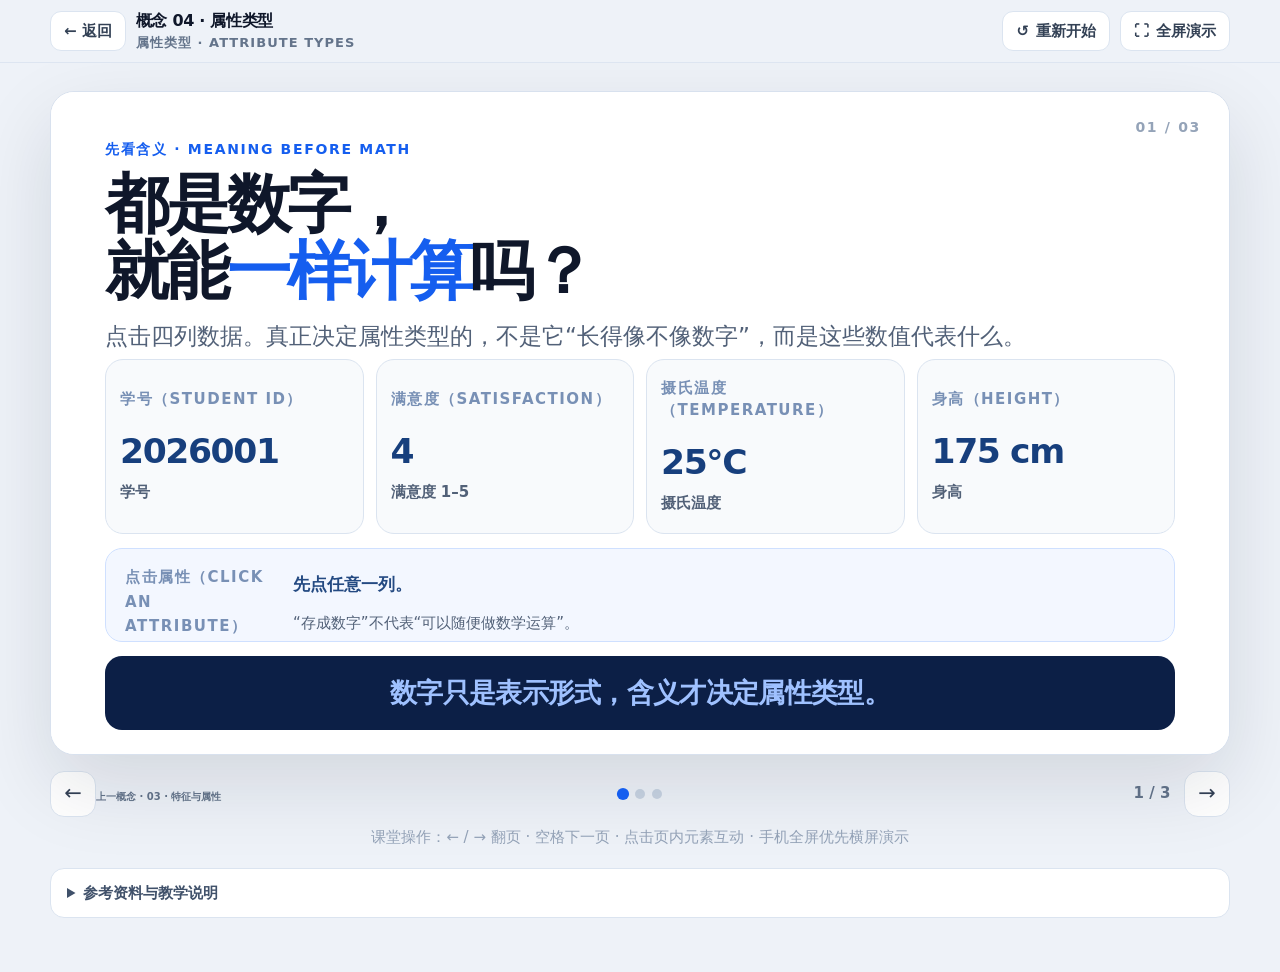
<file: concepts/attribute-type.html>
<!doctype html>
<html lang="zh-CN">
<head>
  <meta charset="utf-8" />
  <meta name="viewport" content="width=device-width, initial-scale=1, viewport-fit=cover" />
  <meta name="description" content="DM001 数据挖掘核心概念 04：属性类型 Attribute Types 与测量尺度 Levels of Measurement 交互式课堂演示。" />
  <title>概念 04 · 属性类型 | DM001</title>
  <link rel="stylesheet" href="../styles.css" />
  <script src="deck-mobile.js"></script>
  <link rel="stylesheet" href="attribute-type.css" />
  <link rel="stylesheet" href="attribute-type-slide3.css" />
</head>
<body>
<header class="deck-topbar"><div class="container deck-nav"><div class="deck-nav-left"><a class="back-link" href="../curriculum.html#lesson-1">← 返回</a><div class="deck-label">概念 04 · 属性类型<small>属性类型 · Attribute Types</small></div></div><div class="deck-nav-right"><button class="tool-btn" id="restartBtn" type="button">↺ <span>重新开始</span></button><button class="tool-btn" id="fullscreenBtn" type="button">⛶ <span>全屏演示</span></button></div></div></header>

<main class="deck-wrap" id="deckRoot" tabindex="0">
  <section class="stage" id="stage" aria-live="polite">
    <article class="slide active" data-title="都是数字，性质一样吗">
      <span class="slide-no">01 / 03</span>
      <div class="slide-kicker">先看含义 · Meaning before math</div>
      <h1>都是数字，<br>就能<span class="accent">一样计算</span>吗？</h1>
      <p class="lead">点击四列数据。真正决定属性类型的，不是它“长得像不像数字”，而是这些数值代表什么。</p>
      <div class="slide-content">
        <div class="numeric-grid">
          <button class="numeric-card" data-kind="id" type="button"><span class="tag">学号（STUDENT ID）</span><strong>2026001</strong><span>学号</span></button>
          <button class="numeric-card" data-kind="satisfaction" type="button"><span class="tag">满意度（SATISFACTION）</span><strong>4</strong><span>满意度 1–5</span></button>
          <button class="numeric-card" data-kind="temp" type="button"><span class="tag">摄氏温度（TEMPERATURE）</span><strong>25°C</strong><span>摄氏温度</span></button>
          <button class="numeric-card" data-kind="height" type="button"><span class="tag">身高（HEIGHT）</span><strong>175 cm</strong><span>身高</span></button>
        </div>
        <div class="meaning-panel" id="meaningPanel"><div class="meaning-kicker">点击属性（CLICK AN ATTRIBUTE）</div><div class="meaning-main">先点任意一列。</div><div class="meaning-note">“存成数字”不代表“可以随便做数学运算”。</div></div>
        <div class="takeaway">数字只是表示形式，<span>含义</span>才决定属性类型。</div>
      </div>
    </article>

    <article class="slide" data-title="属性的四种测量尺度">
      <span class="slide-no">02 / 03</span>
      <div class="slide-kicker">测量尺度 · Levels of Measurement</div>
      <h2>属性的四种<br><span class="accent">测量尺度</span></h2>
      <p class="lead">区分它们的关键，是哪些比较和运算真正有意义：相同 / 不同、顺序、差值和比率。</p>
      <div class="slide-content">
        <div class="ladder-layout">
          <div class="operator-ladder" id="operatorLadder">
            <button class="operator-step active" data-step="0" type="button"><span class="op">= / ≠</span><div><strong>能判断相同 / 不同吗？</strong><small>血型 A、B、AB、O</small></div><span class="type-pill">名义（Nominal）</span></button>
            <button class="operator-step" data-step="1" type="button"><span class="op">&lt; / &gt;</span><div><strong>还能比较顺序吗？</strong><small>差 / 中 / 良 / 优</small></div><span class="type-pill locked">顺序（Ordinal）</span></button>
            <button class="operator-step" data-step="2" type="button"><span class="op">−</span><div><strong>“差多少”有意义吗？</strong><small>10°C 与 20°C 相差 10°C</small></div><span class="type-pill locked">区间（Interval）</span></button>
            <button class="operator-step" data-step="3" type="button"><span class="op">÷</span><div><strong>“几倍”有意义吗？</strong><small>100 cm 是 50 cm 的两倍</small></div><span class="type-pill locked">比率（Ratio）</span></button>
          </div>
          <div class="ladder-side">
            <div class="scale-title" id="scaleTitle">名义尺度（Nominal）</div>
            <div class="scale-example" id="scaleExample">只允许判断“相同 / 不同”。类别没有天然顺序。</div>
            <div class="scale-check" id="scaleCheck"><strong>血型：</strong>A ≠ B ✓<br>但 A &gt; B ✗</div>
            <button class="unlock-btn" id="unlockBtn" type="button">解锁下一层 →</button>
          </div>
        </div>
        <div class="scale-summary">相异性（Distinctness）→ 顺序（Order）→ 差值（Difference）→ 比率（Ratio）　<span>每向右一步，都比前一种尺度多一种有意义的操作。</span></div>
      </div>
    </article>

    <article class="slide slide-impact" data-title="为什么属性类型重要">
      <span class="slide-no">03 / 03</span>
      <div class="slide-kicker">为什么重要 · Why it matters</div>
      <h2>编码成数字，不等于变成<span class="accent">数值属性</span>。</h2>
      <p class="lead">属性类型会影响统计、编码、距离、相似性和模型处理方式。先从一个最常见的编码陷阱开始。</p>
      <div class="slide-content">
        <div class="impact-main">
          <section class="coding-trap">
            <div class="trap-title">编码陷阱 · Coding trap</div>
            <div class="city-code-list">
              <div class="city-row"><span>北京</span><b>1</b></div>
              <div class="city-row"><span>上海</span><b>2</b></div>
              <div class="city-row"><span>广州</span><b>3</b></div>
            </div>
            <div class="trap-question">“广州 − 北京 = 2”<br><span>这个差值有意义吗？</span></div>
            <div class="trap-actions"><button data-trap="yes" type="button">有意义</button><button data-trap="no" type="button">没有意义</button></div>
            <div class="trap-feedback" id="trapFeedback">先作答，再看为什么。</div>
          </section>

          <section class="implication-panel">
            <div class="impact-heading">
              <div>
                <span class="impact-kicker">WHY IT MATTERS</span>
                <h3>属性类型（Attribute Type）会影响什么？</h3>
              </div>
              <span class="impact-hint">点击卡片</span>
            </div>
            <div class="implication-list">
              <button data-impact="summary" type="button"><b>统计</b><span>平均值、众数、中位数，哪些真的有意义？</span></button>
              <button data-impact="encoding" type="button"><b>编码</b><span>编码只是表示方式，不能凭空制造顺序和距离。</span></button>
              <button data-impact="distance" type="button"><b>距离 / 相似性</b><span>不同类型的数据，需要不同的比较方式。</span></button>
              <button data-impact="model" type="button"><b>模型</b><span>模型必须知道变量语义与允许的操作。</span></button>
            </div>
            <div class="impact-detail" id="impactDetail">点击任意一项，看为什么属性类型会影响后面的数据挖掘。</div>
          </section>
        </div>

        <div class="impact-footer">
          <section class="second-axis">
            <div class="axis-heading"><strong>另一条分类轴</strong><span>离散（Discrete） vs 连续（Continuous）</span></div>
            <div class="axis-examples">
              <span><b>人数</b>离散（Discrete）+ 比率（Ratio）</span>
              <span><b>邮编</b>离散（Discrete）+ 名义（Nominal）</span>
              <span><b>身高</b>连续（Continuous）+ 比率（Ratio）</span>
            </div>
          </section>

          <div class="takeaway impact-takeaway">属性类型（Attribute Type）决定的不是“这一列叫什么”，而是<span>“这一列允许你做什么”</span>。<small>下一步：不同的数据对象与属性，又可以怎样组织成完整的数据表示？</small></div>
        </div>
      </div>
    </article>
  </section>

  <div class="deck-controls" aria-label="幻灯片导航"><div class="left"><button class="nav-btn" id="prevBtn" type="button" aria-label="上一页">←</button></div><div class="center" id="dots"></div><div class="right"><span class="slide-status" id="slideStatus">1 / 3</span><button class="tool-btn fs-exit" id="exitFullscreenBtn" type="button">退出全屏</button><button class="nav-btn" id="nextBtn" type="button" aria-label="下一页">→</button></div></div>
  <div class="hint">课堂操作：← / → 翻页 · 空格下一页 · 点击页内元素互动 · 手机全屏优先横屏演示</div>
  <details class="sources"><summary>参考资料与教学说明</summary><ul><li>Tan, Steinbach, Karpatne &amp; Kumar, <em>Introduction to Data Mining</em>：Attribute Types；以 distinctness、order、difference、ratio 等“有意义的操作”区分属性尺度。</li><li>Han, Kamber &amp; Pei, <em>Data Mining: Concepts and Techniques</em>：Data Objects and Attribute Types；属性类型决定适用的统计和相似性度量。</li><li>统计学中常将 Nominal / Ordinal / Interval / Ratio 称为测量尺度（Levels of Measurement）；本课程在“属性类型”这一上位概念下使用这四种尺度。</li><li>Discrete / Continuous 与 Nominal / Ordinal / Interval / Ratio 是不同的分类维度，本页用人数、邮编、身高三个例子强调这一点。</li></ul></details>
</main>

<script src="attribute-type.js"></script>
</body>
</html>
</file>
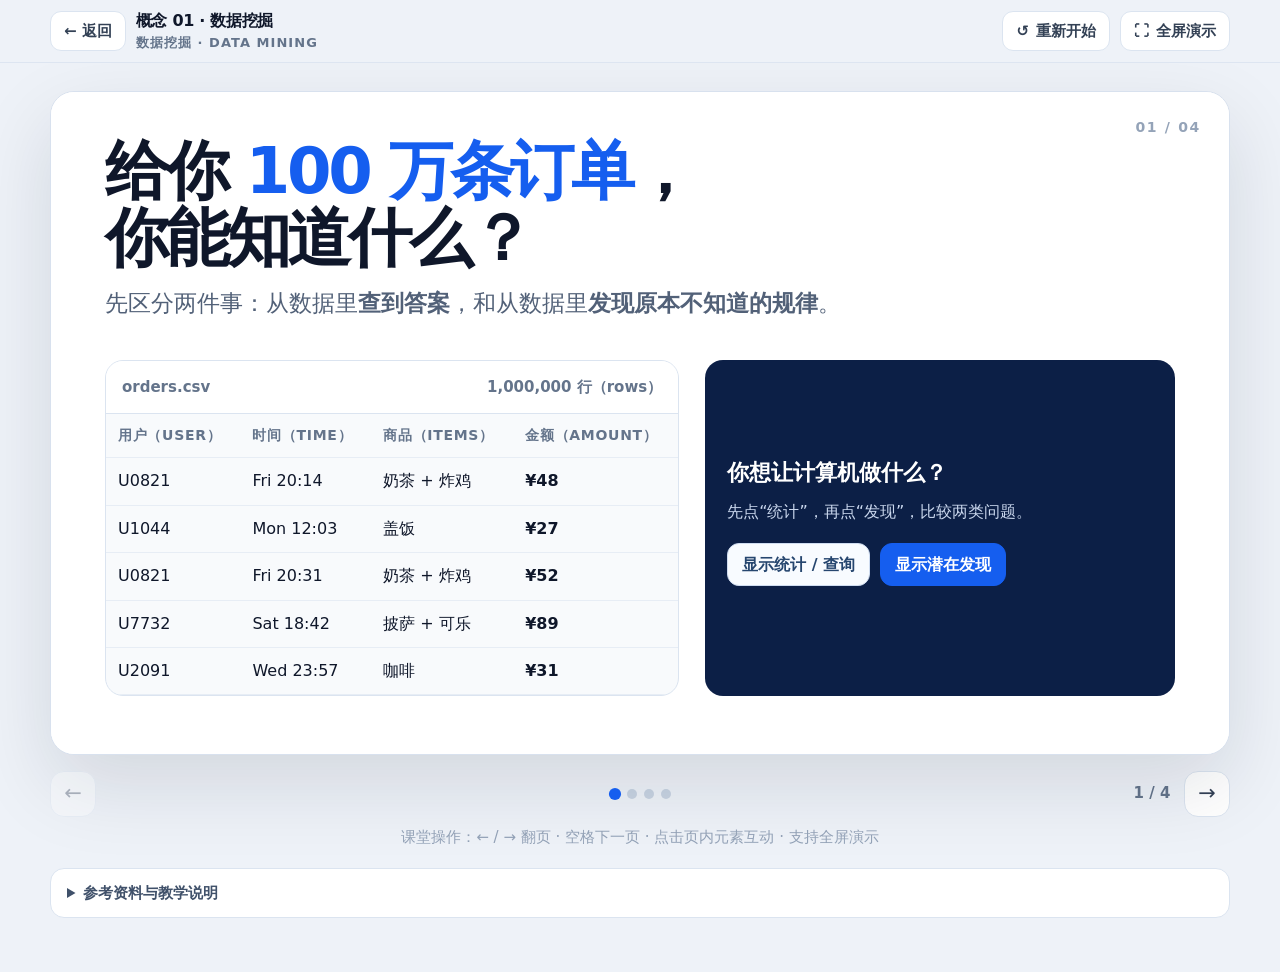
<file: concepts/data-mining.html>
<!doctype html>
<html lang="zh-CN">
<head>
  <meta charset="utf-8" />
  <meta name="viewport" content="width=device-width, initial-scale=1, viewport-fit=cover" />
  <meta http-equiv="Cache-Control" content="no-store, no-cache, must-revalidate" />
  <meta http-equiv="Pragma" content="no-cache" />
  <meta name="description" content="DM001 数据挖掘核心概念 01：交互式课堂演示。" />
  <title>概念 01 · 数据挖掘 | DM001</title>
  <link rel="stylesheet" href="../styles.css?v=20260915-1800" />
  <script src="deck-mobile.js?v=20260915-1800"></script>
  <link rel="stylesheet" href="data-mining-deck.css?v=20260915-1800" />
</head>
<body>
<header class="deck-topbar">
  <div class="container deck-nav">
    <div class="deck-nav-left">
      <a class="back-link" href="../curriculum.html#lesson-1" aria-label="返回课程内容">← 返回</a>
      <div class="deck-label">概念 01 · 数据挖掘<small>数据挖掘 · Data Mining</small></div>
    </div>
    <div class="deck-nav-right">
      <button class="tool-btn" id="restartBtn" type="button">↺ <span>重新开始</span></button>
      <button class="tool-btn" id="fullscreenBtn" type="button">⛶ <span>全屏演示</span></button>
    </div>
  </div>
</header>

<main class="deck-wrap" id="deckRoot" tabindex="0">
  <section class="stage" id="stage" aria-live="polite">
    <article class="slide active" data-title="一百万条订单">
      <span class="slide-no">01 / 04</span>
      <div class="slide-kicker">Warm-up · 先不要定义</div>
      <h1>给你 <span class="accent">100 万条订单</span>，<br>你能知道什么？</h1>
      <p class="lead">先区分两件事：从数据里<strong>查到答案</strong>，和从数据里<strong>发现原本不知道的规律</strong>。</p>
      <div class="slide-content">
        <div class="order-layout">
          <div class="data-card" aria-label="模拟订单表格">
            <div class="data-head"><strong>orders.csv</strong><span>1,000,000 行（rows）</span></div>
            <table class="mock">
              <thead><tr><th>用户（User）</th><th>时间（Time）</th><th>商品（Items）</th><th>金额（Amount）</th></tr></thead>
              <tbody>
                <tr><td>U0821</td><td>Fri 20:14</td><td>奶茶 + 炸鸡</td><td>¥48</td></tr>
                <tr><td>U1044</td><td>Mon 12:03</td><td>盖饭</td><td>¥27</td></tr>
                <tr><td>U0821</td><td>Fri 20:31</td><td>奶茶 + 炸鸡</td><td>¥52</td></tr>
                <tr><td>U7732</td><td>Sat 18:42</td><td>披萨 + 可乐</td><td>¥89</td></tr>
                <tr><td>U2091</td><td>Wed 23:57</td><td>咖啡</td><td>¥31</td></tr>
              </tbody>
            </table>
          </div>
          <div class="thinking-panel">
            <h3>你想让计算机做什么？</h3>
            <p>先点“统计”，再点“发现”，比较两类问题。</p>
            <div class="prompt-row">
              <button class="reveal-btn" type="button" data-reveal="query">显示统计 / 查询</button>
              <button class="reveal-btn primary" type="button" data-reveal="mining">显示潜在发现</button>
            </div>
            <div class="answer-stack">
              <div class="answer" data-kind="query"><b>查询（Query）</b> 昨天一共有多少订单？</div>
              <div class="answer" data-kind="query"><b>查询（Query）</b> 哪家店销售额最高？</div>
              <div class="answer" data-kind="mining"><b>挖掘（Mining）</b> 哪些商品经常一起购买？</div>
              <div class="answer" data-kind="mining"><b>挖掘（Mining）</b> 用户会自然形成哪些消费群体？</div>
              <div class="answer" data-kind="mining"><b>挖掘（Mining）</b> 哪些订单行为异常，值得进一步检查？</div>
            </div>
          </div>
        </div>
      </div>
    </article>

    <article class="slide" data-title="定义数据挖掘">
      <span class="slide-no">02 / 04</span>
      <div class="slide-kicker">Concept · 建立第一印象</div>
      <h2>什么是数据挖掘（Data Mining）？</h2>
      <p class="lead">先抓住一条主线：从大量数据中，找到原本不知道但有价值的模式与知识。</p>
      <div class="slide-content">
        <div class="definition" aria-label="数据到知识的流程">
          <div class="def-node"><div><strong>数据（Data）</strong><span>大量观察与记录</span></div></div>
          <div class="arrow">→</div>
          <div class="def-node"><div><strong>模式（Pattern）</strong><span>非随机的结构与关系</span></div></div>
          <div class="arrow">→</div>
          <div class="def-node"><div><strong>知识（Knowledge）</strong><span>可以解释、判断或行动</span></div></div>
        </div>
        <div class="core-definition">从大量数据中发现 <span class="accent">事先未知、可靠且有用</span> 的模式或知识。</div>
        <div class="criteria">
          <button class="criterion" type="button"><strong>未知（Unknown）</strong><span>不是把已知答案查出来</span><div class="detail">真正的“发现”应该带来新的认识，而不是重复已有结论。</div></button>
          <button class="criterion" type="button"><strong>可靠（Valid）</strong><span>不是随机碰巧出现的巧合</span><div class="detail">模式需要经得起数据与验证，而不是只在一个样本里好看。</div></button>
          <button class="criterion" type="button"><strong>有用（Useful）</strong><span>能够支持理解、预测或决策</span><div class="detail">“有模式”不等于“有价值”；是否值得使用取决于问题本身。</div></button>
        </div>
        <div class="direction-summary" aria-label="数据挖掘两条总方向">
          <span class="direction-summary-label">数据挖掘大体做两件事：</span>
          <span class="direction-chip"><b>发现 / 描述（Discover / Describe）</b><small>理解已有数据中的结构与模式</small></span>
          <span class="direction-summary-or">或</span>
          <span class="direction-chip alt"><b>预测（Predict）</b><small>利用已有数据推断未知结果</small></span>
        </div>
      </div>
    </article>

    <article class="slide" data-title="挖掘不是查询">
      <span class="slide-no">03 / 04</span>
      <div class="slide-kicker">Boundary · 最重要的区分</div>
      <h2>挖掘（Mining） ≠ 查询（Query）</h2>
      <p class="lead">目标不是背定义，而是建立直觉：问题是在“取一个明确答案”，还是在“发现尚未知的模式”？</p>
      <div class="slide-content">
        <div class="quiz">
          <div class="quiz-item" data-answer="query"><p>① 昨天全平台一共有多少订单？</p><div class="choices"><button class="choice-btn" type="button" data-choice="query">查询（Query）</button><button class="choice-btn" type="button" data-choice="mining">挖掘（Mining）</button></div><div class="quiz-result"></div></div>
          <div class="quiz-item" data-answer="mining"><p>② 哪些商品组合经常一起出现？</p><div class="choices"><button class="choice-btn" type="button" data-choice="query">查询（Query）</button><button class="choice-btn" type="button" data-choice="mining">挖掘（Mining）</button></div><div class="quiz-result"></div></div>
          <div class="quiz-item" data-answer="query"><p>③ 北京地区平均客单价是多少？</p><div class="choices"><button class="choice-btn" type="button" data-choice="query">查询（Query）</button><button class="choice-btn" type="button" data-choice="mining">挖掘（Mining）</button></div><div class="quiz-result"></div></div>
          <div class="quiz-item" data-answer="mining"><p>④ 哪一类用户最可能在下个月流失？</p><div class="choices"><button class="choice-btn" type="button" data-choice="query">查询（Query）</button><button class="choice-btn" type="button" data-choice="mining">挖掘（Mining）</button></div><div class="quiz-result"></div></div>
        </div>
        <div class="takeaway">查询：我知道自己要找什么　↔　挖掘：我在寻找尚未知道的模式</div>
      </div>
    </article>

    <article class="slide" data-title="数据挖掘是一个过程">
      <span class="slide-no">04 / 04</span>
      <div class="slide-kicker">Process · 算法只是一步</div>
      <h2>数据挖掘（Data Mining）是一个<span class="accent">过程（process）</span>。</h2>
      <p class="lead">真实项目不是“选一个算法然后跑起来”，而是从问题出发，再回到可以行动的知识。</p>
      <div class="slide-content">
        <div class="process" id="process">
          <div class="process-step" data-process="0"><span class="num">01</span><b>问题<br>Question</b></div>
          <div class="process-step" data-process="1"><span class="num">02</span><b>数据<br>Data</b></div>
          <div class="process-step" data-process="2"><span class="num">03</span><b>准备<br>Preparation</b></div>
          <div class="process-step" data-process="3"><span class="num">04</span><b>挖掘 / 建模<br>Mining / Modeling</b></div>
          <div class="process-step" data-process="4"><span class="num">05</span><b>评价<br>Evaluation</b></div>
          <div class="process-step" data-process="5"><span class="num">06</span><b>知识<br>Knowledge</b></div>
          <div class="process-step" data-process="6"><span class="num">07</span><b>行动<br>Action</b></div>
        </div>
        <div class="process-controls">
          <button class="process-btn primary" id="processNext" type="button">演示下一步 →</button>
          <button class="process-btn" id="processReset" type="button">重置</button>
          <div class="process-note" id="processNote">从一个现实问题开始：我们到底想理解、预测或改变什么？</div>
        </div>
        <div class="big-final" id="finalMessage">算法只是其中 <span>一步</span>；从问题到知识，才是完整的数据挖掘。</div>
      </div>
    </article>
  </section>

  <div class="deck-controls" aria-label="幻灯片导航">
    <div class="left"><button class="nav-btn" id="prevBtn" type="button" aria-label="上一页">←</button></div>
    <div class="center" id="dots"></div>
    <div class="right"><span class="slide-status" id="slideStatus">1 / 4</span><button class="tool-btn fs-exit" id="exitFullscreenBtn" type="button">退出全屏</button><button class="nav-btn" id="nextBtn" type="button" aria-label="下一页">→</button></div>
  </div>
  <div class="hint">课堂操作：← / → 翻页 · 空格下一页 · 点击页内元素互动 · 支持全屏演示</div>

  <details class="sources">
    <summary>参考资料与教学说明</summary>
    <ul>
      <li>Tan, Steinbach, Karpatne &amp; Kumar, <em>Introduction to Data Mining</em>：绪论中用 descriptive / predictive 给出任务总览，再在后续章节展开具体方法。</li>
      <li>Han, Kamber &amp; Pei, <em>Data Mining: Concepts and Techniques</em>：第一章介绍可挖掘的模式类型，但具体任务与方法在后续章节系统展开。</li>
      <li>Fayyad, Piatetsky-Shapiro &amp; Smyth (1996)：KDD 强调从数据中发现有效、新颖、有用且可理解的模式。</li>
      <li>本节只保留“发现 / 描述”与“预测”两条总主线，不提前讲聚类、分类、回归等具体任务，避免与后续概念重复。</li>
      <li>“查询（Query） vs 挖掘（Mining）”是课堂教学化简，用于建立第一直觉，不作为严格边界定义。</li>
    </ul>
  </details>
</main>

<script src="data-mining-deck.js?v=20260915-1810"></script>
</body>
</html>
</file>
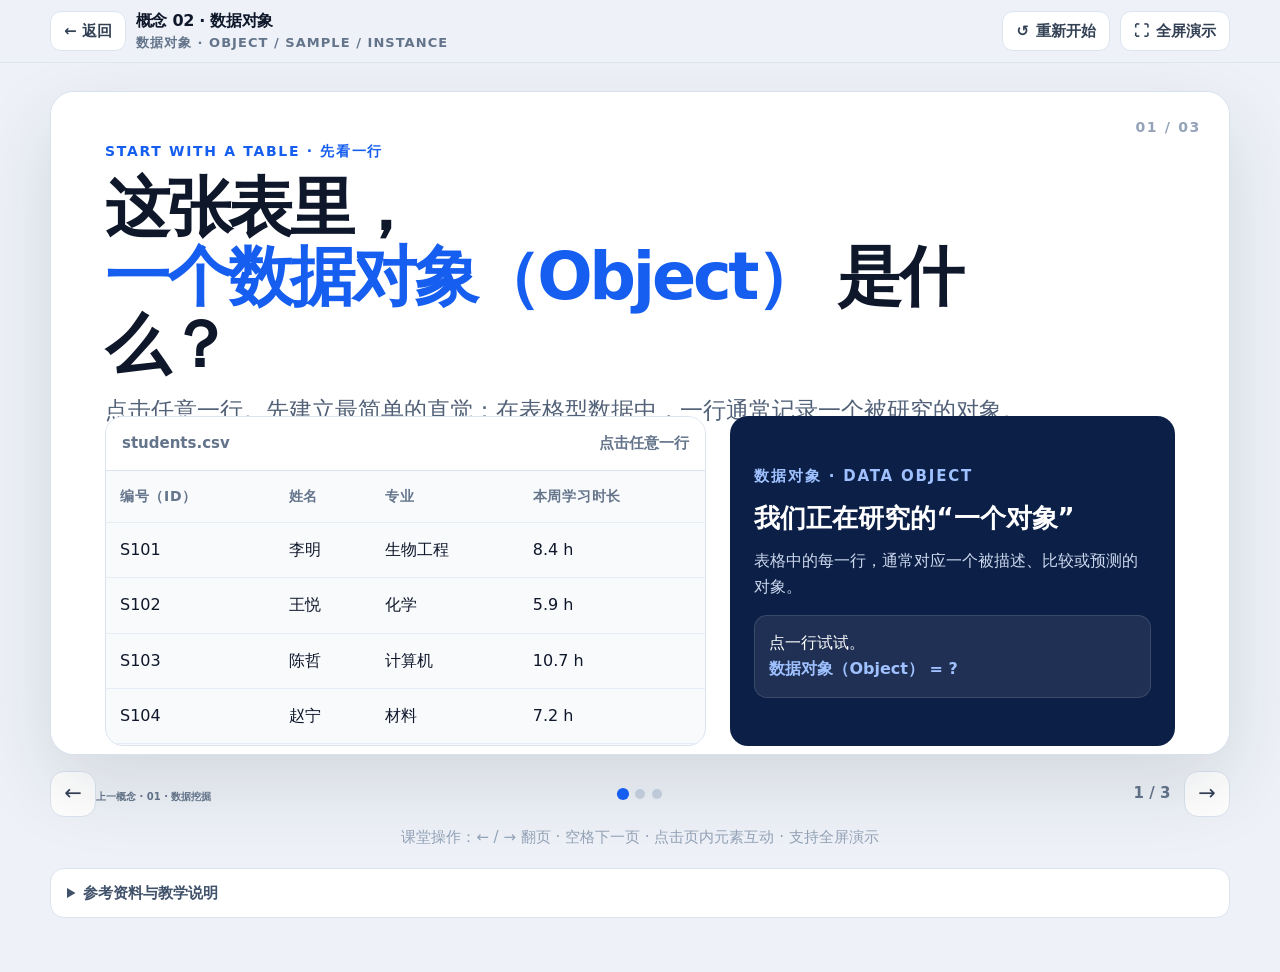
<file: concepts/data-object.html>
<!doctype html>
<html lang="zh-CN">
<head>
  <meta charset="utf-8" />
  <meta name="viewport" content="width=device-width, initial-scale=1, viewport-fit=cover" />
  <meta name="description" content="DM001 数据挖掘核心概念 02：数据对象 Object / Sample / Instance 交互式课堂演示。" />
  <title>概念 02 · 数据对象 | DM001</title>
  <link rel="stylesheet" href="../styles.css" />
  <script src="deck-mobile.js"></script>
  <style>
    body{background:#eef2f8;overflow-x:hidden}
    .deck-topbar{position:sticky;top:0;z-index:30;background:rgba(238,242,248,.9);backdrop-filter:blur(16px);border-bottom:1px solid rgba(219,228,240,.9)}
    .deck-nav{height:62px;display:flex;align-items:center;justify-content:space-between;gap:16px}
    .deck-nav-left,.deck-nav-right{display:flex;align-items:center;gap:10px;min-width:0}
    .back-link,.tool-btn{border:1px solid var(--line);background:#fff;border-radius:11px;min-height:40px;padding:0 13px;display:inline-flex;align-items:center;justify-content:center;gap:7px;font:inherit;font-size:13px;font-weight:780;color:#334155;cursor:pointer}
    .back-link:hover,.tool-btn:hover{border-color:#b8c8df;color:var(--blue)}
    .deck-label{font-weight:850;letter-spacing:-.02em;white-space:nowrap;overflow:hidden;text-overflow:ellipsis}
    .deck-label small{display:block;color:var(--muted);font-size:10px;letter-spacing:.08em;text-transform:uppercase;margin-top:-2px}
    .deck-wrap{width:min(calc(100% - 32px),1180px);margin:28px auto 54px;outline:none}
    .stage{position:relative;background:#fff;border:1px solid #d8e1ee;border-radius:24px;box-shadow:0 30px 80px rgba(15,23,42,.12);overflow:hidden;aspect-ratio:16/9;min-height:620px}
    .slide{position:absolute;inset:0;padding:48px 54px 42px;display:none;flex-direction:column;background:#fff;overflow:auto}
    .slide.active{display:flex}.slide-no{position:absolute;right:28px;top:24px;color:#94a3b8;font-weight:850;font-size:12px;letter-spacing:.12em}
    .slide-kicker{font-size:12px;font-weight:900;letter-spacing:.12em;color:var(--blue);text-transform:uppercase;margin-bottom:10px}
    .slide h1,.slide h2{margin:0;letter-spacing:-.05em;line-height:1.05}.slide h1{font-size:clamp(42px,5.1vw,74px);max-width:930px}.slide h2{font-size:clamp(34px,4vw,58px)}
    .slide .lead{font-size:clamp(17px,1.7vw,23px);color:#526178;max-width:930px;margin:14px 0 0;line-height:1.55}.accent{color:var(--blue)}
    .slide-content{flex:1;min-height:0;display:flex;flex-direction:column;justify-content:center;margin-top:22px}
    .object-layout{display:grid;grid-template-columns:1.15fr .85fr;gap:24px;align-items:stretch}
    .data-card{border:1px solid var(--line);border-radius:18px;background:#f8fafc;overflow:hidden;min-height:330px}.data-head{display:flex;align-items:center;justify-content:space-between;padding:14px 16px;border-bottom:1px solid var(--line);background:#fff}.data-head strong{font-size:14px}.data-head span{font-size:11px;color:var(--muted);font-weight:800}
    table.mock{width:100%;border-collapse:collapse;font-size:13px}.mock th,.mock td{padding:14px 14px;text-align:left;border-bottom:1px solid #e7edf5;white-space:nowrap}.mock th{color:#64748b;font-size:10px;text-transform:uppercase;letter-spacing:.05em}.mock tr[data-object]{cursor:pointer;transition:.15s ease}.mock tr[data-object]:hover{background:#eef5ff}.mock tr[data-object].selected{background:#e7f0ff;box-shadow:inset 4px 0 0 var(--blue)}
    .object-panel{border-radius:18px;background:#0c1f46;color:#fff;padding:24px;display:flex;flex-direction:column;justify-content:center;min-height:330px}.object-panel .eyebrow-mini{font-size:10px;font-weight:900;letter-spacing:.12em;color:#9fc1ff;text-transform:uppercase}.object-panel h3{font-size:26px;margin:8px 0 8px}.object-panel p{margin:0;color:#cbd8ee;line-height:1.6}.object-result{margin-top:16px;padding:14px;border-radius:13px;background:rgba(255,255,255,.08);border:1px solid rgba(255,255,255,.12);min-height:76px}.object-result strong{color:#fff}.object-result span{color:#9fc1ff;font-weight:900}
    .term-grid{display:grid;grid-template-columns:repeat(5,1fr);gap:10px;margin-bottom:18px}.term-btn{border:1px solid var(--line);background:#f8fafc;border-radius:16px;padding:18px 10px;font:inherit;cursor:pointer;text-align:center;transition:.16s ease}.term-btn:hover,.term-btn.active{border-color:#9bb9ef;background:#eef5ff;transform:translateY(-1px)}.term-btn b{display:block;font-size:16px}.term-btn small{display:block;margin-top:5px;color:#64748b;font-size:11px}.term-detail{border:1px solid #cfe0ff;background:#f3f7ff;border-radius:16px;padding:18px 20px;min-height:94px;color:#35547d;display:flex;align-items:center}.term-detail strong{color:#173f7d}.definition-box{margin-top:16px;border-radius:18px;background:#0c1f46;color:#fff;padding:18px 20px;text-align:center;font-size:clamp(20px,2.3vw,30px);font-weight:900;letter-spacing:-.025em}.definition-box small{display:block;color:#b8c8df;font-size:12px;font-weight:650;margin-top:6px;letter-spacing:0}
    .scenario-grid{display:grid;grid-template-columns:1fr 1fr;gap:18px}.scenario{border:1px solid var(--line);border-radius:18px;background:#f8fafc;padding:18px}.scenario .tag{font-size:10px;color:#7890b5;font-weight:900;letter-spacing:.1em}.scenario h3{font-size:20px;line-height:1.35;margin:7px 0 14px}.choices{display:grid;grid-template-columns:repeat(3,1fr);gap:8px}.choice-btn{border:1px solid #cfdcf0;background:#fff;color:#26466f;border-radius:12px;padding:10px 8px;font:inherit;font-size:12px;font-weight:800;cursor:pointer}.choice-btn:hover{border-color:#9eb8df;background:#f0f6ff}.choice-btn.correct{background:#eefbf5;border-color:#9bd9bd;color:#0f6d49}.choice-btn.wrong{background:#fff3f1;border-color:#efb4aa;color:#a34031}.scenario-result{min-height:42px;margin-top:12px;font-size:12px;font-weight:800;color:#40516a;line-height:1.45}.final-takeaway{margin-top:18px;border-radius:18px;background:#0c1f46;color:#fff;padding:19px 22px;text-align:center;font-size:clamp(20px,2.3vw,30px);font-weight:900;letter-spacing:-.03em}.final-takeaway small{display:block;color:#b8c8df;font-size:12px;font-weight:650;margin-top:6px;letter-spacing:0}.next-concept{margin-top:12px;text-align:center;color:#64748b;font-size:12px}.next-concept strong{color:var(--blue)}
    .deck-controls{display:grid;grid-template-columns:1fr auto 1fr;align-items:center;gap:14px;margin-top:16px}.deck-controls .left{justify-self:start}.deck-controls .center{display:flex;align-items:center;gap:7px}.deck-controls .right{justify-self:end;display:flex;align-items:center;gap:10px}.nav-btn{width:46px;height:46px;border-radius:14px;border:1px solid var(--line);background:#fff;cursor:pointer;font:inherit;font-size:21px;color:#334155}.nav-btn:disabled{opacity:.35;cursor:not-allowed}.dot-btn{width:10px;height:10px;border:0;border-radius:50%;background:#c8d3e2;cursor:pointer;padding:0}.dot-btn.active{background:var(--blue);transform:scale(1.22)}.slide-status{font-size:12px;color:#64748b;font-weight:800;min-width:44px;text-align:center}.hint{font-size:11px;color:#94a3b8;margin-top:8px;text-align:center}.sources{margin-top:18px;border:1px solid var(--line);background:#fff;border-radius:14px;padding:0 16px;color:#526178}.sources summary{cursor:pointer;padding:12px 0;font-size:12px;font-weight:850;color:#40516a}.sources ul{margin:0 0 14px;padding-left:20px;font-size:12px}.sources li{margin:4px 0}.fs-exit{display:none}
    .deck-wrap:fullscreen{width:100%;height:100%;margin:0;padding:14px 20px 12px;background:#eef2f8;display:flex;flex-direction:column;overflow:hidden}.deck-wrap:fullscreen .stage{flex:1;min-height:0;width:100%;aspect-ratio:auto;border-radius:18px}.deck-wrap:fullscreen .slide{padding:4.2vw 5.3vw}.deck-wrap:fullscreen .slide h1{font-size:min(6.5vw,86px)}.deck-wrap:fullscreen .slide h2{font-size:min(4.7vw,64px)}.deck-wrap:fullscreen .deck-controls{flex:0 0 auto;margin-top:10px}.deck-wrap:fullscreen .hint,.deck-wrap:fullscreen .sources{display:none}.deck-wrap:fullscreen .fs-exit{display:inline-flex}
    @media(max-width:900px){.stage{aspect-ratio:auto;min-height:760px}.slide{padding:38px 28px}.object-layout,.scenario-grid{grid-template-columns:1fr}.term-grid{grid-template-columns:repeat(3,1fr)}}
    @media(max-width:620px){.deck-wrap{width:min(calc(100% - 18px),1180px);margin-top:14px}.stage{min-height:900px;border-radius:17px}.slide{padding:30px 18px 24px}.slide-no{right:16px;top:14px}.term-grid{grid-template-columns:1fr 1fr}.choices{grid-template-columns:1fr}.deck-controls{grid-template-columns:auto 1fr auto}.deck-controls .center{justify-content:center}.slide-status{display:none}.deck-label{font-size:13px}.deck-label small{display:none}.deck-wrap:fullscreen{padding:8px}.deck-wrap:fullscreen .stage{border-radius:12px}.deck-wrap:fullscreen .slide{padding:26px 18px 22px}}
    @media(prefers-reduced-motion:reduce){*{animation:none!important;transition:none!important}}
  </style>
</head>
<body>
<header class="deck-topbar">
  <div class="container deck-nav">
    <div class="deck-nav-left">
      <a class="back-link" href="../curriculum.html#lesson-1">← 返回</a>
      <div class="deck-label">概念 02 · 数据对象<small>数据对象 · Object / Sample / Instance</small></div>
    </div>
    <div class="deck-nav-right">
      <button class="tool-btn" id="restartBtn" type="button">↺ <span>重新开始</span></button>
      <button class="tool-btn" id="fullscreenBtn" type="button">⛶ <span>全屏演示</span></button>
    </div>
  </div>
</header>

<main class="deck-wrap" id="deckRoot" tabindex="0">
  <section class="stage" id="stage" aria-live="polite">
    <article class="slide active" data-title="一个数据对象是什么">
      <span class="slide-no">01 / 03</span>
      <div class="slide-kicker">Start with a table · 先看一行</div>
      <h1>这张表里，<br><span class="accent">一个数据对象（Object）</span> 是什么？</h1>
      <p class="lead">点击任意一行。先建立最简单的直觉：在表格型数据中，一行通常记录一个被研究的对象。</p>
      <div class="slide-content">
        <div class="object-layout">
          <div class="data-card">
            <div class="data-head"><strong>students.csv</strong><span>点击任意一行</span></div>
            <table class="mock">
              <thead><tr><th>编号（ID）</th><th>姓名</th><th>专业</th><th>本周学习时长</th></tr></thead>
              <tbody>
                <tr data-object="学生 S101"><td>S101</td><td>李明</td><td>生物工程</td><td>8.4 h</td></tr>
                <tr data-object="学生 S102"><td>S102</td><td>王悦</td><td>化学</td><td>5.9 h</td></tr>
                <tr data-object="学生 S103"><td>S103</td><td>陈哲</td><td>计算机</td><td>10.7 h</td></tr>
                <tr data-object="学生 S104"><td>S104</td><td>赵宁</td><td>材料</td><td>7.2 h</td></tr>
              </tbody>
            </table>
          </div>
          <div class="object-panel">
            <div class="eyebrow-mini">数据对象 · DATA OBJECT</div>
            <h3>我们正在研究的“一个对象”</h3>
            <p>表格中的每一行，通常对应一个被描述、比较或预测的对象。</p>
            <div class="object-result" id="objectResult">点一行试试。<br><span>数据对象（Object） = ?</span></div>
          </div>
        </div>
      </div>
    </article>

    <article class="slide" data-title="同一个概念的不同叫法">
      <span class="slide-no">02 / 03</span>
      <div class="slide-kicker">Vocabulary · 不要被术语吓住</div>
      <h2>它可能有很多名字。</h2>
      <p class="lead">数据挖掘和机器学习教材里，下面这些词经常指向同一个基本角色。点击看看语境差异。</p>
      <div class="slide-content">
        <div class="term-grid">
          <button class="term-btn active" data-term="object" type="button"><b>数据对象</b><small>Object</small></button>
          <button class="term-btn" data-term="instance" type="button"><b>实例</b><small>Instance</small></button>
          <button class="term-btn" data-term="sample" type="button"><b>样本</b><small>Sample</small></button>
          <button class="term-btn" data-term="record" type="button"><b>记录</b><small>Record</small></button>
          <button class="term-btn" data-term="point" type="button"><b>数据点</b><small>Data Point</small></button>
        </div>
        <div class="term-detail" id="termDetail"><div><strong>数据对象（Object）：</strong>最直接的说法——数据集中被描述的一个实体或对象。</div></div>
        <div class="definition-box">数据对象（Object） = 分析、比较或预测的一个基本单位<small>这些术语在很多机器学习语境里近似使用；具体教材可能偏好不同叫法。</small></div>
      </div>
    </article>

    <article class="slide" data-title="问题决定分析单位">
      <span class="slide-no">03 / 03</span>
      <div class="slide-kicker">Think · 同一批原始数据</div>
      <h2>数据对象（Object）是天然固定的吗？</h2>
      <p class="lead">不一定。同一批业务数据，因为问题不同，最终拿来分析的基本单位也可能不同。</p>
      <div class="slide-content">
        <div class="scenario-grid">
          <section class="scenario" data-answer="user">
            <div class="tag">问题 A（QUESTION A）</div>
            <h3>预测哪些用户下个月最可能流失？</h3>
            <div class="choices">
              <button class="choice-btn" data-choice="user" type="button">用户</button>
              <button class="choice-btn" data-choice="order" type="button">订单</button>
              <button class="choice-btn" data-choice="store" type="button">商家</button>
            </div>
            <div class="scenario-result">请选择这里的数据对象（Object）。</div>
          </section>
          <section class="scenario" data-answer="order">
            <div class="tag">问题 B（QUESTION B）</div>
            <h3>检测哪些订单的行为异常，值得进一步检查？</h3>
            <div class="choices">
              <button class="choice-btn" data-choice="user" type="button">用户</button>
              <button class="choice-btn" data-choice="order" type="button">订单</button>
              <button class="choice-btn" data-choice="store" type="button">商家</button>
            </div>
            <div class="scenario-result">请选择这里的数据对象（Object）。</div>
          </section>
        </div>
        <div class="final-takeaway">数据对象（Object） = 我们真正拿来分析、比较或预测的基本单位<small>所以先问清楚：我到底在研究“谁”或“什么”？</small></div>
        <div class="next-concept">下一概念：<strong>特征 / 属性（Feature / Attribute）</strong> —— 机器靠什么来描述这些对象？</div>
      </div>
    </article>
  </section>

  <div class="deck-controls" aria-label="幻灯片导航">
    <div class="left"><button class="nav-btn" id="prevBtn" type="button" aria-label="上一页">←</button></div>
    <div class="center" id="dots"></div>
    <div class="right"><span class="slide-status" id="slideStatus">1 / 3</span><button class="tool-btn fs-exit" id="exitFullscreenBtn" type="button">退出全屏</button><button class="nav-btn" id="nextBtn" type="button" aria-label="下一页">→</button></div>
  </div>
  <div class="hint">课堂操作：← / → 翻页 · 空格下一页 · 点击页内元素互动 · 支持全屏演示</div>

  <details class="sources">
    <summary>参考资料与教学说明</summary>
    <ul>
      <li>Tan, Steinbach, Karpatne & Kumar, <em>Introduction to Data Mining</em>：Data Objects and Attribute Types。</li>
      <li>scikit-learn Glossary：sample / instance / data point 等术语的常见机器学习用法。</li>
      <li>本节刻意不提前引入 feature vector 或 feature space；这些内容放到下一个概念 Feature / Attribute 再讲。</li>
      <li>“一行 = 一个数据对象（Object）”只针对典型表格数据建立直觉，不作为所有数据形式的严格定义。</li>
    </ul>
  </details>
</main>

<script>
(() => {
  const root = document.getElementById('deckRoot');
  const stage = document.getElementById('stage');
  const slides = Array.from(stage.querySelectorAll('.slide'));
  const prevBtn = document.getElementById('prevBtn');
  const nextBtn = document.getElementById('nextBtn');
  const restartBtn = document.getElementById('restartBtn');
  const fullscreenBtn = document.getElementById('fullscreenBtn');
  const exitFullscreenBtn = document.getElementById('exitFullscreenBtn');
  const dots = document.getElementById('dots');
  const slideStatus = document.getElementById('slideStatus');
  const objectResult = document.getElementById('objectResult');
  const termDetail = document.getElementById('termDetail');
  let current = 0;

  slides.forEach((_, i) => {
    const b = document.createElement('button');
    b.type = 'button';
    b.className = 'dot-btn' + (i === 0 ? ' active' : '');
    b.setAttribute('aria-label', `跳到第 ${i + 1} 页`);
    b.addEventListener('click', () => showSlide(i));
    dots.appendChild(b);
  });

  function showSlide(index) {
    current = Math.max(0, Math.min(slides.length - 1, index));
    slides.forEach((slide, i) => slide.classList.toggle('active', i === current));
    Array.from(dots.children).forEach((dot, i) => dot.classList.toggle('active', i === current));
    slideStatus.textContent = `${current + 1} / ${slides.length}`;
    prevBtn.disabled = current === 0;
    nextBtn.disabled = current === slides.length - 1;
    stage.setAttribute('aria-label', `第 ${current + 1} 页：${slides[current].dataset.title || ''}`);
  }

  prevBtn.addEventListener('click', () => showSlide(current - 1));
  nextBtn.addEventListener('click', () => showSlide(current + 1));

  document.addEventListener('keydown', (event) => {
    const tag = document.activeElement && document.activeElement.tagName;
    if (tag === 'INPUT' || tag === 'TEXTAREA' || tag === 'SELECT') return;
    if (event.key === 'ArrowRight' || event.key === 'PageDown' || event.key === ' ') { event.preventDefault(); showSlide(current + 1); }
    else if (event.key === 'ArrowLeft' || event.key === 'PageUp') { event.preventDefault(); showSlide(current - 1); }
    else if (event.key === 'Home') { event.preventDefault(); showSlide(0); }
    else if (event.key === 'End') { event.preventDefault(); showSlide(slides.length - 1); }
  });

  async function toggleFullscreen() {
    try {
      if (document.fullscreenElement) await document.exitFullscreen();
      else { await root.requestFullscreen(); root.focus({preventScroll:true}); }
    } catch (_) { fullscreenBtn.title = '浏览器阻止了全屏，请使用浏览器自带全屏功能'; }
  }
  if (!root.requestFullscreen) {
    fullscreenBtn.disabled = true;
    fullscreenBtn.title = '当前浏览器不支持全屏 API';
  } else {
    fullscreenBtn.addEventListener('click', toggleFullscreen);
    exitFullscreenBtn.addEventListener('click', toggleFullscreen);
    document.addEventListener('fullscreenchange', () => {
      const isFullscreen = document.fullscreenElement === root;
      fullscreenBtn.innerHTML = isFullscreen ? '⛶ <span>退出全屏</span>' : '⛶ <span>全屏演示</span>';
      if (isFullscreen) root.focus({preventScroll:true});
    });
  }

  document.querySelectorAll('tr[data-object]').forEach((row) => {
    row.addEventListener('click', () => {
      document.querySelectorAll('tr[data-object]').forEach((r) => r.classList.remove('selected'));
      row.classList.add('selected');
      objectResult.innerHTML = `<strong>这一整行就是一个数据对象：</strong><br><span>数据对象（Object） = ${row.dataset.object}</span>`;
    });
  });

  const termText = {
    object: '<strong>数据对象（Object）：</strong>最直接的说法——数据集中被描述的一个实体或对象。',
    instance: '<strong>实例（Instance）：</strong>强调“一个具体实例”，机器学习教材里非常常见。',
    sample: '<strong>样本（Sample）：</strong>机器学习里常指一个样本；注意统计学中 sample 也常指一整批抽样得到的观测。',
    record: '<strong>记录（Record）：</strong>强调数据表或数据库中的一条记录，尤其适合表格型数据。',
    point: '<strong>数据点（Data Point）：</strong>常作为“一个观测”的口语化称呼；这里先只理解为一个数据对象，不提前讲特征空间。'
  };
  document.querySelectorAll('.term-btn').forEach((btn) => {
    btn.addEventListener('click', () => {
      document.querySelectorAll('.term-btn').forEach((b) => b.classList.remove('active'));
      btn.classList.add('active');
      termDetail.innerHTML = `<div>${termText[btn.dataset.term]}</div>`;
    });
  });

  document.querySelectorAll('.scenario').forEach((scenario) => {
    const result = scenario.querySelector('.scenario-result');
    scenario.querySelectorAll('.choice-btn').forEach((btn) => {
      btn.addEventListener('click', () => {
        scenario.querySelectorAll('.choice-btn').forEach((b) => b.classList.remove('correct','wrong'));
        const correct = btn.dataset.choice === scenario.dataset.answer;
        btn.classList.add(correct ? 'correct' : 'wrong');
        result.textContent = correct ? `✓ 对。这里一个数据对象（Object） = ${btn.textContent}。` : '再想一下：最终要被逐个判断或比较的基本单位是谁？';
      });
    });
  });

  function resetInteractions() {
    document.querySelectorAll('tr[data-object]').forEach((r) => r.classList.remove('selected'));
    objectResult.innerHTML = '点一行试试。<br><span>数据对象（Object） = ?</span>';
    document.querySelectorAll('.term-btn').forEach((b, i) => b.classList.toggle('active', i === 0));
    termDetail.innerHTML = '<div><strong>数据对象（Object）：</strong>最直接的说法——数据集中被描述的一个实体或对象。</div>';
    document.querySelectorAll('.choice-btn').forEach((b) => b.classList.remove('correct','wrong'));
    document.querySelectorAll('.scenario-result').forEach((r) => r.textContent = '请选择这里的数据对象（Object）。');
  }
  restartBtn.addEventListener('click', () => { resetInteractions(); showSlide(0); root.focus({preventScroll:true}); });

  let pointerStartX = null, pointerStartY = null;
  stage.addEventListener('pointerdown', (event) => {
    if (event.pointerType === 'mouse') return;
    pointerStartX = event.clientX; pointerStartY = event.clientY;
  });
  stage.addEventListener('pointerup', (event) => {
    if (pointerStartX === null || pointerStartY === null) return;
    const dx = event.clientX - pointerStartX, dy = event.clientY - pointerStartY;
    pointerStartX = null; pointerStartY = null;
    if (Math.abs(dx) > 60 && Math.abs(dx) > Math.abs(dy) * 1.4) showSlide(current + (dx < 0 ? 1 : -1));
  });

  showSlide(0);
  root.focus({preventScroll:true});
})();
</script>
</body>
</html>
</file>
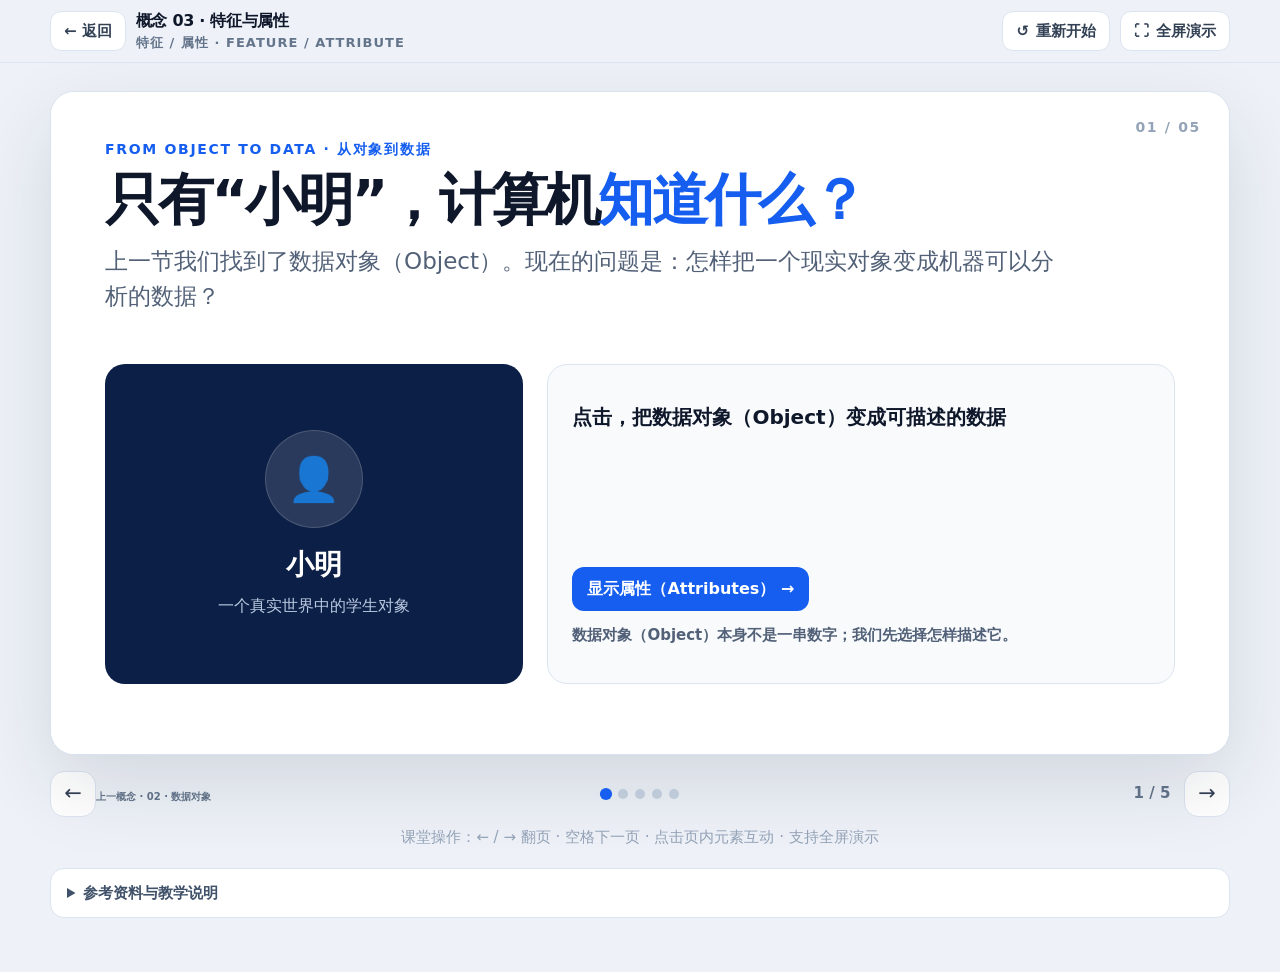
<file: concepts/feature-attribute.html>
<!doctype html>
<html lang="zh-CN">
<head>
  <meta charset="utf-8" />
  <meta name="viewport" content="width=device-width, initial-scale=1, viewport-fit=cover" />
  <meta name="description" content="DM001 数据挖掘核心概念 03：特征与属性 Feature / Attribute 交互式课堂演示。" />
  <title>概念 03 · 特征与属性 | DM001</title>
  <link rel="stylesheet" href="../styles.css" />
  <script src="deck-mobile.js"></script>
  <link rel="stylesheet" href="feature-attribute.css" />
  <link rel="stylesheet" href="feature-space.css" />
</head>
<body>
<header class="deck-topbar"><div class="container deck-nav"><div class="deck-nav-left"><a class="back-link" href="../curriculum.html#lesson-1">← 返回</a><div class="deck-label">概念 03 · 特征与属性<small>特征 / 属性 · Feature / Attribute</small></div></div><div class="deck-nav-right"><button class="tool-btn" id="restartBtn" type="button">↺ <span>重新开始</span></button><button class="tool-btn" id="fullscreenBtn" type="button">⛶ <span>全屏演示</span></button></div></div></header>

<main class="deck-wrap" id="deckRoot" tabindex="0">
  <section class="stage" id="stage" aria-live="polite">
    <article class="slide active" data-title="对象如何变成数据">
      <span class="slide-no">01 / 05</span><div class="slide-kicker">From object to data · 从对象到数据</div>
      <h1>只有“小明”，计算机<span class="accent">知道什么？</span></h1>
      <p class="lead">上一节我们找到了数据对象（Object）。现在的问题是：怎样把一个现实对象变成机器可以分析的数据？</p>
      <div class="slide-content"><div class="person-layout">
        <div class="person-card"><div class="avatar">👤</div><h3>小明</h3><p>一个真实世界中的学生对象</p></div>
        <div class="attribute-board" id="attributeBoard"><h3>点击，把数据对象（Object）变成可描述的数据</h3><div class="attribute-chips"><span class="attribute-chip">年龄 · 21 岁</span><span class="attribute-chip">身高 · 175 cm</span><span class="attribute-chip">体重 · 68 kg</span><span class="attribute-chip">专业 · 化学</span><span class="attribute-chip">平均成绩 · 86</span><span class="attribute-chip">睡眠 · 6.5 h</span></div><button class="reveal-btn" id="revealBtn" type="button">显示属性（Attributes） →</button><div class="reveal-note" id="revealNote">数据对象（Object）本身不是一串数字；我们先选择怎样描述它。</div></div>
      </div></div>
    </article>

    <article class="slide" data-title="一行与一列">
      <span class="slide-no">02 / 05</span><div class="slide-kicker">对象与属性 · Objects × Attributes</div>
      <h2>一行回答“谁”，<br>一列回答<span class="accent">“我们知道什么”</span>。</h2>
      <p class="lead">经典数据挖掘教材最基础的视角：数据集由数据对象（Objects）和描述它们的属性（Attributes）共同组成。</p>
      <div class="slide-content"><div class="matrix-layout">
        <div class="matrix-card"><div class="matrix-toolbar"><button class="active" data-matrix="row" type="button">高亮一个数据对象（Object，一行）</button><button data-matrix="col" type="button">高亮属性（Attributes，列）</button><button data-matrix="reset" type="button">恢复</button></div><table class="matrix highlight-row" id="matrixTable"><thead><tr><th>对象（Object）</th><th>年龄（Age）</th><th>身高（Height）</th><th>专业（Major）</th><th>成绩（Score）</th></tr></thead><tbody><tr><td>小明</td><td>21</td><td>175</td><td>化学</td><td>86</td></tr><tr><td>小雨</td><td>20</td><td>163</td><td>材料</td><td>91</td></tr><tr><td>小陈</td><td>22</td><td>181</td><td>计算机</td><td>79</td></tr></tbody></table></div>
        <div class="matrix-side"><div class="formula">数据（Data） =<br>对象（Objects） × 属性（Attributes）</div><p>表格只是最直观的例子，但这两个问题会贯穿整门课：研究对象是谁？我们用什么信息描述它？</p><div class="legend"><div class="legend-row"><span class="legend-swatch swatch-row"></span> 行（Row）→ 一个数据对象（Object）</div><div class="legend-row"><span class="legend-swatch swatch-col"></span> 列（Column）→ 一个属性（Attribute）</div></div></div>
      </div></div>
    </article>

    <article class="slide" data-title="对象进入特征空间">
      <span class="slide-no">03 / 05</span><div class="slide-kicker">特征向量与特征空间 · Feature vector &amp; feature space</div>
      <h2>多个特征（Features）放在一起，<br>数据对象（Object）就变成<span class="accent">空间中的一个点</span>。</h2>
      <p class="lead">这是后面 KNN、聚类、距离、决策边界和“高维空间”共同依赖的几何直觉。</p>
      <div class="slide-content"><div class="space-layout">
        <div class="vector-flow">
          <div class="flow-card"><div class="flow-tag">现实世界 · REAL WORLD</div><div class="flow-main">👤 小明</div><div class="flow-sub">一个数据对象（Object）</div></div>
          <div class="flow-arrow">→</div>
          <div class="flow-card vector-card"><div class="flow-tag">特征向量 · FEATURE VECTOR</div><div class="flow-main mono">x = (21, 175, 68)</div><div class="flow-sub">年龄（Age） · 身高（Height） · 体重（Weight）</div></div>
          <div class="flow-arrow">→</div>
          <div class="flow-card"><div class="flow-tag">特征空间 · FEATURE SPACE</div><div class="flow-main">• 一个数据点（Data Point）</div><div class="flow-sub">每个特征（Feature）对应一个维度</div></div>
        </div>
        <div class="space-bottom">
          <div class="space-explain"><h3>特征空间（Feature Space）是什么？</h3><p>如果选择 <strong>d 个特征（Features）</strong>，就可以把每个数据对象（Object）表示成一个 <strong>d 维向量</strong>。因此，每个数据对象（Object）都对应这个 d 维特征空间（Feature Space）中的一个点。</p><div class="space-equation">数据对象（Object） → 特征向量（Feature Vector） → 数据点（Data Point）</div><div class="space-note">为了画出来，右边只保留身高（Height）与体重（Weight）两个特征（Feature），把高维问题简化成二维。</div></div>
          <div class="plot-card" aria-label="二维特征空间示意图"><div class="y-label">体重（Weight）</div><div class="x-label">身高（Height）</div><div class="axis-y"></div><div class="axis-x"></div><div class="plot-point p1"><span>小雨</span></div><div class="plot-point p2"><span>小明</span></div><div class="plot-point p3"><span>小陈</span></div><div class="plot-caption">每个学生 = 特征空间（Feature Space）中的一个点</div></div>
        </div>
      </div></div>
    </article>

    <article class="slide" data-title="属性不等于属性值">
      <span class="slide-no">04 / 05</span><div class="slide-kicker">属性 ≠ 属性值 · Attribute ≠ Attribute value</div>
      <h2><span class="accent">身高（Height）</span> 是特征（Feature），<br>但 <span class="accent">175 cm</span> 不是。</h2>
      <p class="lead">属性（Attribute）是描述维度；属性值（Attribute Value）才是某个对象在这个维度上的具体观测。</p>
      <div class="slide-content"><div class="value-layout">
        <div class="value-table"><table><thead><tr><th>属性（Attribute）</th><th>属性值（Attribute Value）</th></tr></thead><tbody><tr data-value="年龄|21 岁"><td>年龄（Age）</td><td>21 岁</td></tr><tr data-value="身高|175 cm"><td>身高（Height）</td><td>175 cm</td></tr><tr data-value="专业|化学"><td>专业（Major）</td><td>化学（Chemistry）</td></tr><tr data-value="成绩|86"><td>成绩（Score）</td><td>86</td></tr></tbody></table></div>
        <div class="value-quiz"><div class="question">“175” 本身是特征（Feature）吗？</div><div class="binary"><button data-answer="no" type="button">不是</button><button data-answer="yes" type="button">是</button></div><div class="value-feedback" id="valueFeedback">先作答。然后再点左边任意一行，看属性（Attribute）与属性值（Value）的对应关系。</div></div>
      </div></div>
    </article>

    <article class="slide" data-title="特征取决于问题">
      <span class="slide-no">05 / 05</span><div class="slide-kicker">特征取决于问题 · Features depend on the question</div>
      <h2>同一个数据对象（Object），<br>可以有<span class="accent">完全不同的特征（Features）</span>。</h2>
      <p class="lead">特征（Feature）不是对象天然携带的一张固定清单；我们为了一个问题，选择一种描述方式。</p>
      <div class="slide-content"><div class="final-layout">
        <div class="problem-tabs"><h3>还是“小明”，你现在想研究什么？</h3><div class="tabs"><button class="tab-btn active" data-problem="study" type="button">学习成绩</button><button class="tab-btn" data-problem="sport" type="button">运动能力</button><button class="tab-btn" data-problem="consume" type="button">消费行为</button></div><div class="feature-list" id="featureList"></div><div class="problem-note">切换问题，观察描述同一个人的特征（Features）怎样随之改变。</div></div>
        <div class="mini-challenge"><h3>最后一题：如果要预测 IC50？</h3><table class="mol-table"><thead><tr><th>分子（Molecule）</th><th>MW</th><th>logP</th><th>HBD</th><th>IC50</th></tr></thead><tbody><tr><td>A</td><td>320</td><td>2.1</td><td>2</td><td>18</td></tr><tr><td>B</td><td>275</td><td>1.3</td><td>1</td><td>63</td></tr><tr><td>C</td><td>410</td><td>4.2</td><td>0</td><td>7</td></tr></tbody></table><div class="challenge-options"><button data-challenge="mw" type="button">MW / logP / HBD</button><button data-challenge="ic50" type="button">IC50</button><button data-challenge="all" type="button">全部都一样</button></div><div class="challenge-feedback" id="challengeFeedback">哪些列更像是“用来描述分子、帮助预测”的特征（Features）？</div></div>
      </div><div class="takeaway">特征（Feature） = 为了当前问题，用来描述数据对象（Object）的属性<small>一个对象由属性描述（An object is described by attributes） · 对象在特征空间中成为数据点（Objects become data points in feature space） · 表示方式取决于问题（Representation depends on the question）</small></div></div>
    </article>
  </section>

  <div class="deck-controls" aria-label="幻灯片导航"><div class="left"><button class="nav-btn" id="prevBtn" type="button" aria-label="上一页">←</button></div><div class="center" id="dots"></div><div class="right"><span class="slide-status" id="slideStatus">1 / 5</span><button class="tool-btn fs-exit" id="exitFullscreenBtn" type="button">退出全屏</button><button class="nav-btn" id="nextBtn" type="button" aria-label="下一页">→</button></div></div>
  <div class="hint">课堂操作：← / → 翻页 · 空格下一页 · 点击页内元素互动 · 支持全屏演示</div>
  <details class="sources"><summary>参考资料与教学说明</summary><ul><li>Tan, Steinbach, Karpatne &amp; Kumar, <em>Introduction to Data Mining</em>：Data Objects and Attribute Types；数据由对象及其属性构成。</li><li>本节重点建立 Feature / Attribute 的基本语言，不展开属性类型与测量尺度；这些内容留到下一概念。</li><li>本节加入 Feature Vector / Feature Space 的几何直觉：选定 d 个 Features 后，一个 Object 可表示为 d 维向量，并对应特征空间中的一个 Data Point。</li><li>“一行 = Object / 一列 = Attribute”用于建立表格型数据直觉，不作为图、序列、图像等所有数据形式的严格定义。</li></ul></details>
</main>

<script src="feature-attribute.js"></script>
</body>
</html>
</file>
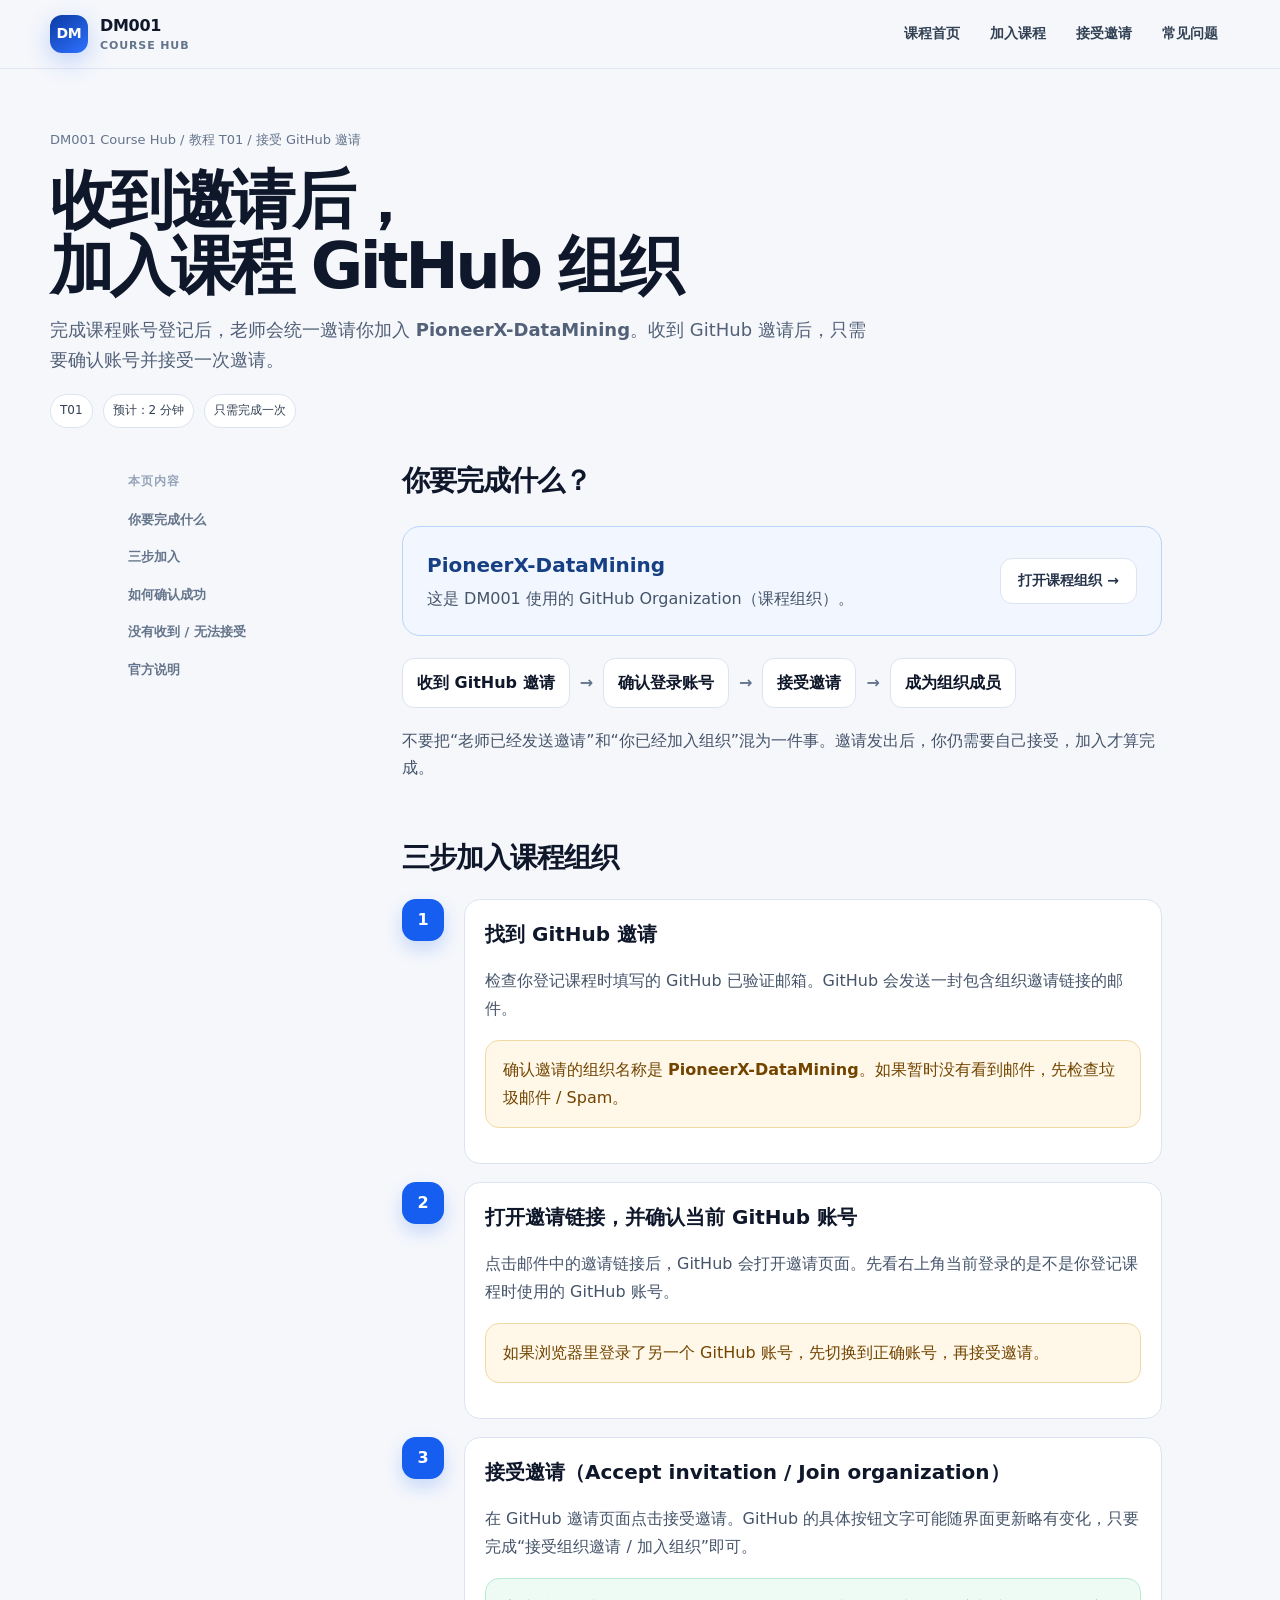
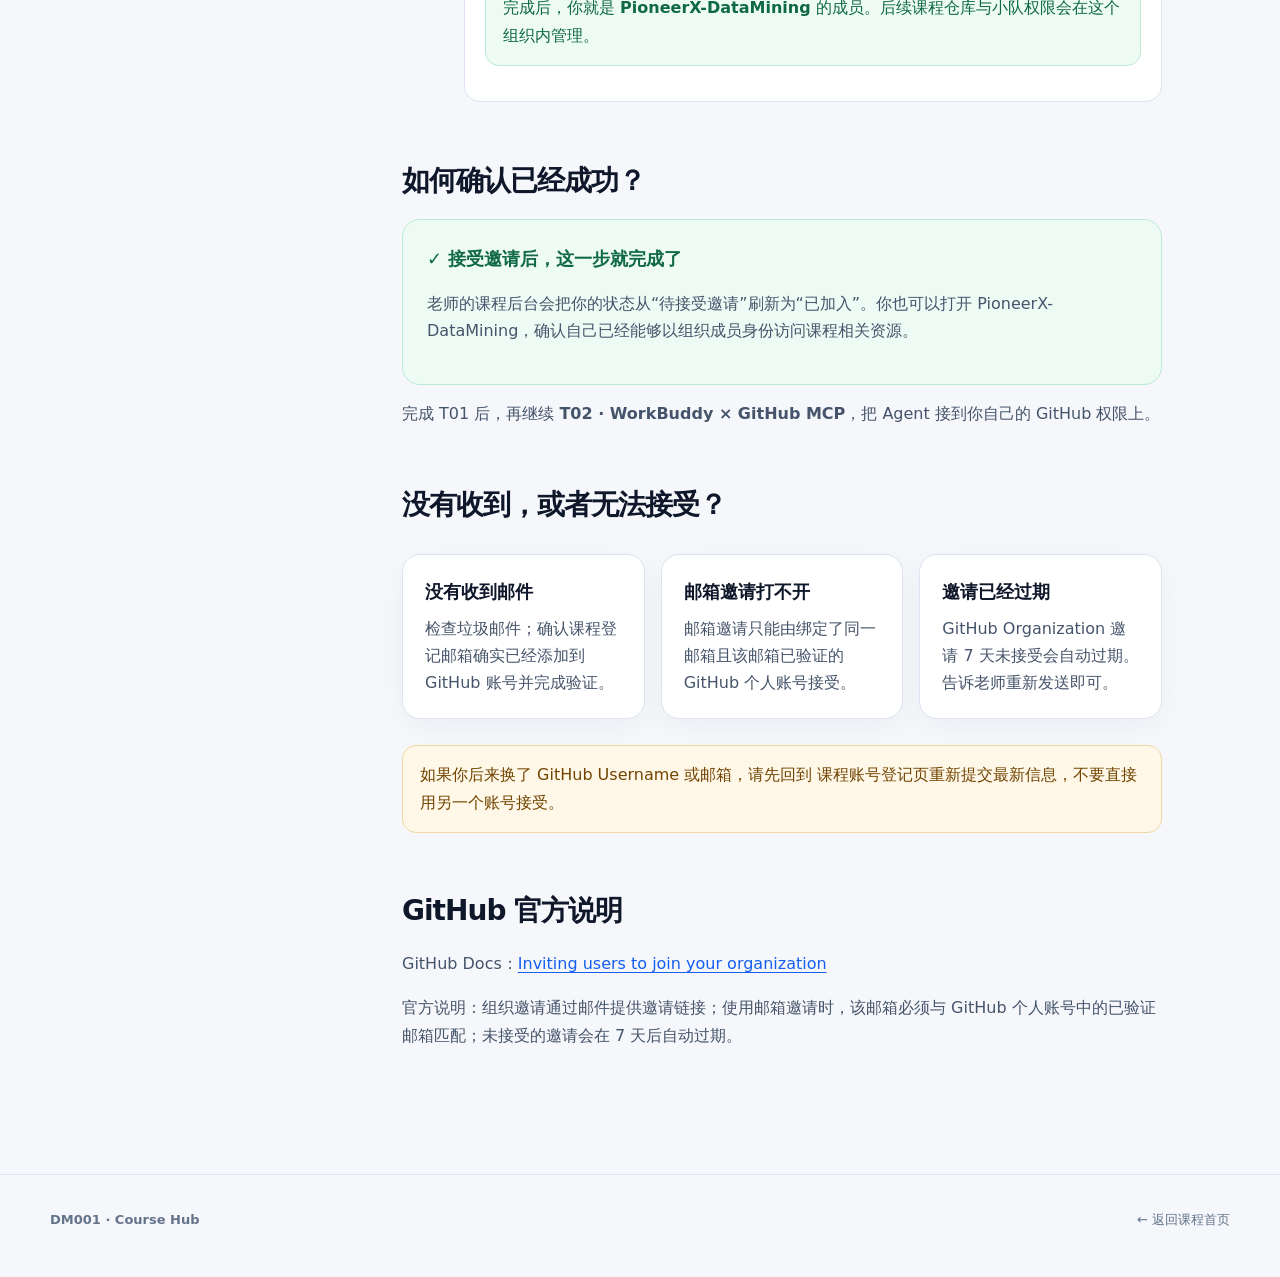
<file: tutorials/accept-github-invite.html>
<!doctype html>
<html lang="zh-CN">
<head>
  <meta charset="utf-8" />
  <meta name="viewport" content="width=device-width, initial-scale=1" />
  <meta name="description" content="DM001 T01：收到 PioneerX-DataMining GitHub Organization 邀请后，如何确认账号并接受邀请加入课程组织。" />
  <title>T01 · 接受 GitHub 课程组织邀请 · DM001</title>
  <link rel="stylesheet" href="../styles.css" />
  <style>
    .invite-summary{display:grid;grid-template-columns:repeat(3,1fr);gap:16px;margin:26px 0}.invite-summary .card{padding:22px}.invite-summary strong{display:block;font-size:18px;margin-bottom:8px}.invite-summary p{font-size:16px;line-height:1.7;margin:0}.org-box{display:flex;align-items:center;justify-content:space-between;gap:18px;flex-wrap:wrap;padding:22px 24px;border:1px solid #b9d4f8;background:#f2f7ff;border-radius:18px;margin:22px 0}.org-box strong{font-size:20px;color:#173f83}.org-box p{margin:4px 0 0;font-size:16px}.article .step-body p,.article .step-body li,.article .notice,.article .ref{font-size:16px;line-height:1.75}.article .step-body h3{font-size:20px}.done-card{padding:24px;border:1px solid #b9ead2;background:#eefbf5;border-radius:18px}.done-card h3{margin-top:0;color:#0f6846}.done-card p{font-size:16px;line-height:1.7}.mini-flow{display:flex;gap:10px;align-items:center;flex-wrap:wrap;margin:20px 0}.mini-flow span{padding:11px 14px;border:1px solid var(--line);background:#fff;border-radius:12px;font-weight:700}.mini-flow b{color:var(--muted)}@media(max-width:760px){.invite-summary{grid-template-columns:1fr}.org-box{align-items:flex-start}.article .step-body p,.article .step-body li,.article .notice,.article .ref{font-size:16px}}
  </style>
</head>
<body>
<header class="topbar">
  <div class="container nav">
    <a class="brand" href="../index.html">
      <span class="brand-mark">DM</span>
      <span>DM001 <small>Course Hub</small></span>
    </a>
    <nav class="nav-links" aria-label="教程导航">
      <a href="../index.html">课程首页</a>
      <a href="../join.html">加入课程</a>
      <a href="#steps">接受邀请</a>
      <a href="#trouble">常见问题</a>
    </nav>
  </div>
</header>

<main>
  <section class="doc-hero">
    <div class="container">
      <div class="breadcrumb"><a href="../index.html">DM001 Course Hub</a> / 教程 T01 / 接受 GitHub 邀请</div>
      <h1>收到邀请后，<br>加入课程 GitHub 组织</h1>
      <p class="doc-lead">完成课程账号登记后，老师会统一邀请你加入 <strong>PioneerX-DataMining</strong>。收到 GitHub 邀请后，只需要确认账号并接受一次邀请。</p>
      <div class="meta"><span>T01</span><span>预计：2 分钟</span><span>只需完成一次</span></div>
    </div>
  </section>

  <div class="container doc-layout">
    <aside class="toc" aria-label="目录">
      <div class="toc-title">本页内容</div>
      <a href="#overview">你要完成什么</a>
      <a href="#steps">三步加入</a>
      <a href="#check">如何确认成功</a>
      <a href="#trouble">没有收到 / 无法接受</a>
      <a href="#refs">官方说明</a>
    </aside>

    <article class="article">
      <section id="overview">
        <h2>你要完成什么？</h2>
        <div class="org-box">
          <div>
            <strong>PioneerX-DataMining</strong>
            <p>这是 DM001 使用的 GitHub Organization（课程组织）。</p>
          </div>
          <a class="btn btn-secondary" href="https://github.com/PioneerX-DataMining" target="_blank" rel="noopener">打开课程组织 →</a>
        </div>
        <div class="mini-flow" aria-label="加入组织流程">
          <span>收到 GitHub 邀请</span><b>→</b><span>确认登录账号</span><b>→</b><span>接受邀请</span><b>→</b><span>成为组织成员</span>
        </div>
        <p>不要把“老师已经发送邀请”和“你已经加入组织”混为一件事。邀请发出后，你仍需要自己接受，加入才算完成。</p>
      </section>

      <section id="steps">
        <h2>三步加入课程组织</h2>

        <div class="step">
          <div class="step-no">1</div>
          <div class="step-body">
            <h3>找到 GitHub 邀请</h3>
            <p>检查你登记课程时填写的 GitHub 已验证邮箱。GitHub 会发送一封包含组织邀请链接的邮件。</p>
            <div class="notice">确认邀请的组织名称是 <strong>PioneerX-DataMining</strong>。如果暂时没有看到邮件，先检查垃圾邮件 / Spam。</div>
          </div>
        </div>

        <div class="step">
          <div class="step-no">2</div>
          <div class="step-body">
            <h3>打开邀请链接，并确认当前 GitHub 账号</h3>
            <p>点击邮件中的邀请链接后，GitHub 会打开邀请页面。先看右上角当前登录的是不是你登记课程时使用的 GitHub 账号。</p>
            <div class="notice">如果浏览器里登录了另一个 GitHub 账号，先切换到正确账号，再接受邀请。</div>
          </div>
        </div>

        <div class="step">
          <div class="step-no">3</div>
          <div class="step-body">
            <h3>接受邀请（Accept invitation / Join organization）</h3>
            <p>在 GitHub 邀请页面点击接受邀请。GitHub 的具体按钮文字可能随界面更新略有变化，只要完成“接受组织邀请 / 加入组织”即可。</p>
            <div class="notice success">完成后，你就是 <strong>PioneerX-DataMining</strong> 的成员。后续课程仓库与小队权限会在这个组织内管理。</div>
          </div>
        </div>
      </section>

      <section id="check">
        <h2>如何确认已经成功？</h2>
        <div class="done-card">
          <h3>✓ 接受邀请后，这一步就完成了</h3>
          <p>老师的课程后台会把你的状态从“待接受邀请”刷新为“已加入”。你也可以打开 <a href="https://github.com/PioneerX-DataMining" target="_blank" rel="noopener">PioneerX-DataMining</a>，确认自己已经能够以组织成员身份访问课程相关资源。</p>
        </div>
        <p>完成 T01 后，再继续 <a href="github-mcp.html"><strong>T02 · WorkBuddy × GitHub MCP</strong></a>，把 Agent 接到你自己的 GitHub 权限上。</p>
      </section>

      <section id="trouble">
        <h2>没有收到，或者无法接受？</h2>
        <div class="invite-summary">
          <div class="card">
            <strong>没有收到邮件</strong>
            <p>检查垃圾邮件；确认课程登记邮箱确实已经添加到 GitHub 账号并完成验证。</p>
          </div>
          <div class="card">
            <strong>邮箱邀请打不开</strong>
            <p>邮箱邀请只能由绑定了同一邮箱且该邮箱已验证的 GitHub 个人账号接受。</p>
          </div>
          <div class="card">
            <strong>邀请已经过期</strong>
            <p>GitHub Organization 邀请 7 天未接受会自动过期。告诉老师重新发送即可。</p>
          </div>
        </div>
        <div class="notice">如果你后来换了 GitHub Username 或邮箱，请先回到 <a href="../join.html">课程账号登记页</a>重新提交最新信息，不要直接用另一个账号接受。</div>
      </section>

      <section id="refs">
        <h2>GitHub 官方说明</h2>
        <p class="ref">GitHub Docs：<a href="https://docs.github.com/en/organizations/managing-membership-in-your-organization/inviting-users-to-join-your-organization" target="_blank" rel="noopener">Inviting users to join your organization</a></p>
        <p class="ref">官方说明：组织邀请通过邮件提供邀请链接；使用邮箱邀请时，该邮箱必须与 GitHub 个人账号中的已验证邮箱匹配；未接受的邀请会在 7 天后自动过期。</p>
      </section>
    </article>
  </div>
</main>

<footer class="footer"><div class="container footer-inner"><strong>DM001 · Course Hub</strong><a href="../index.html">← 返回课程首页</a></div></footer>
</body>
</html>
</file>
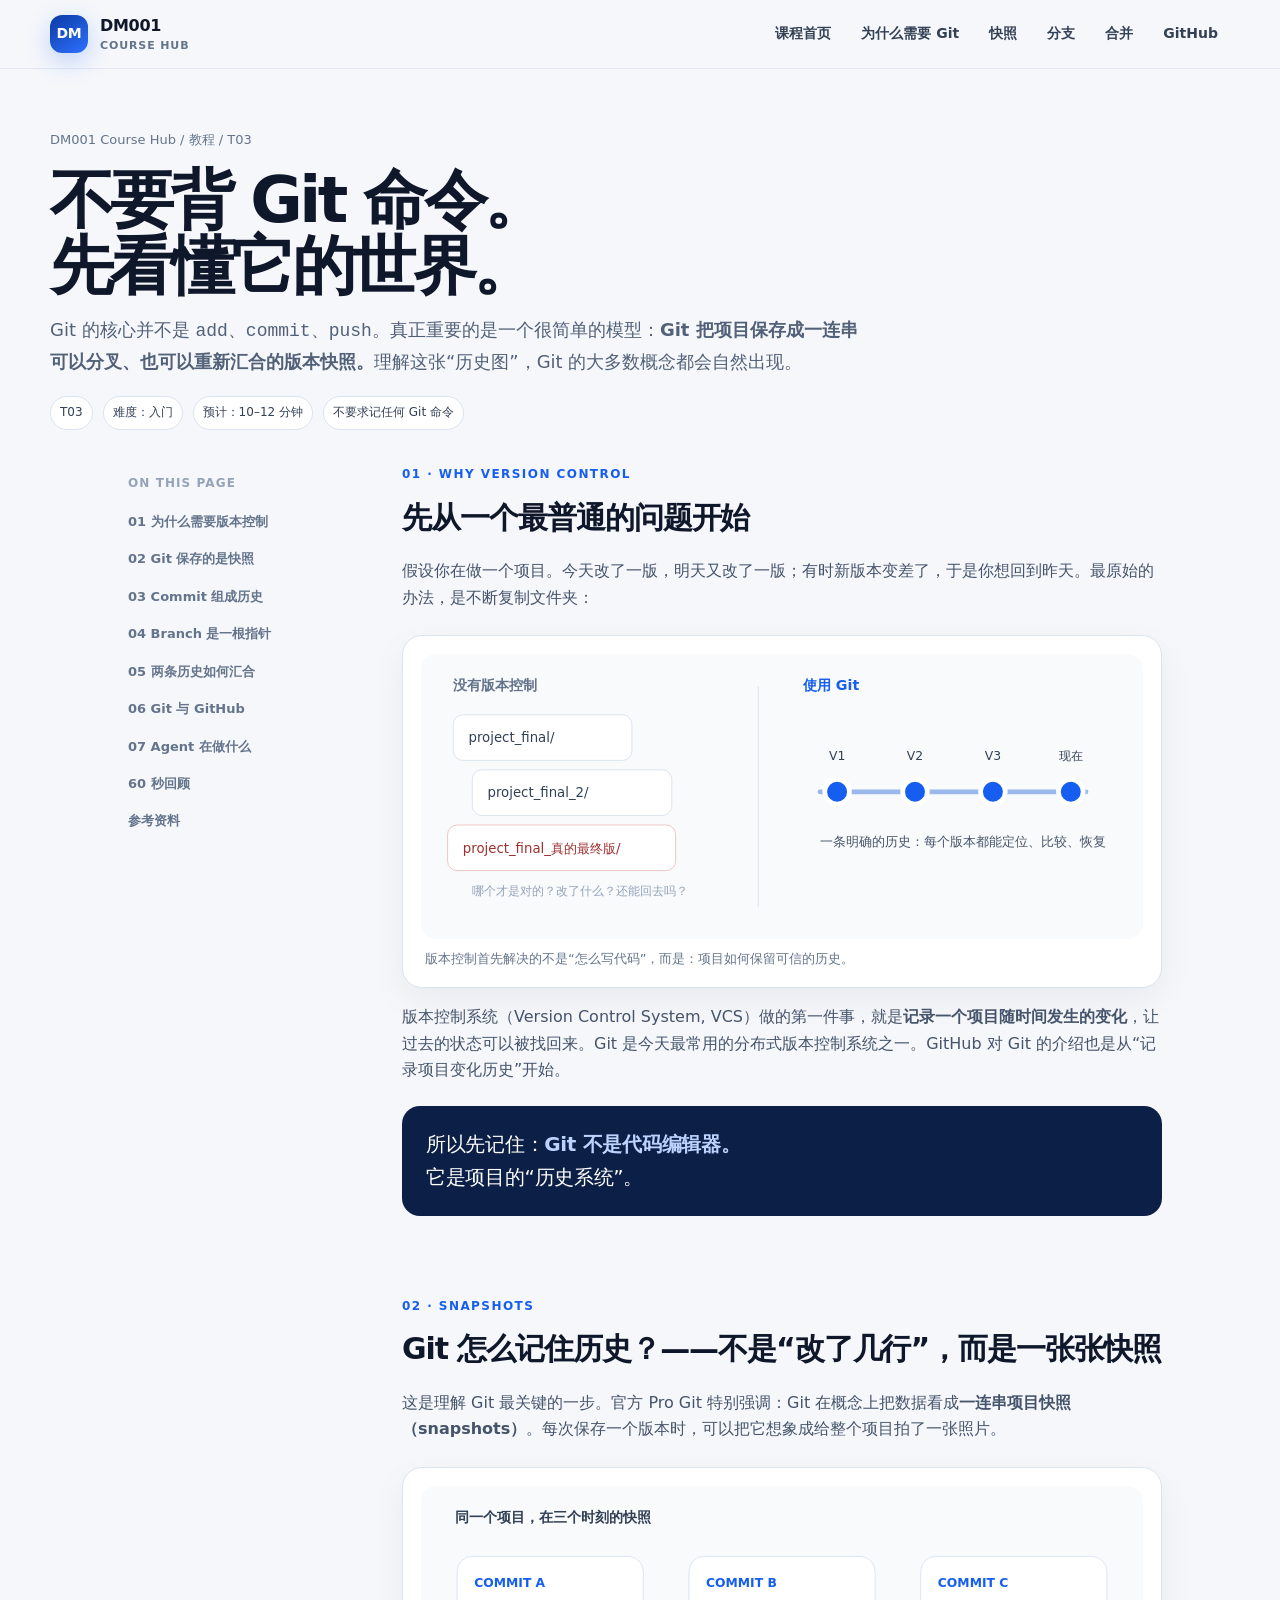
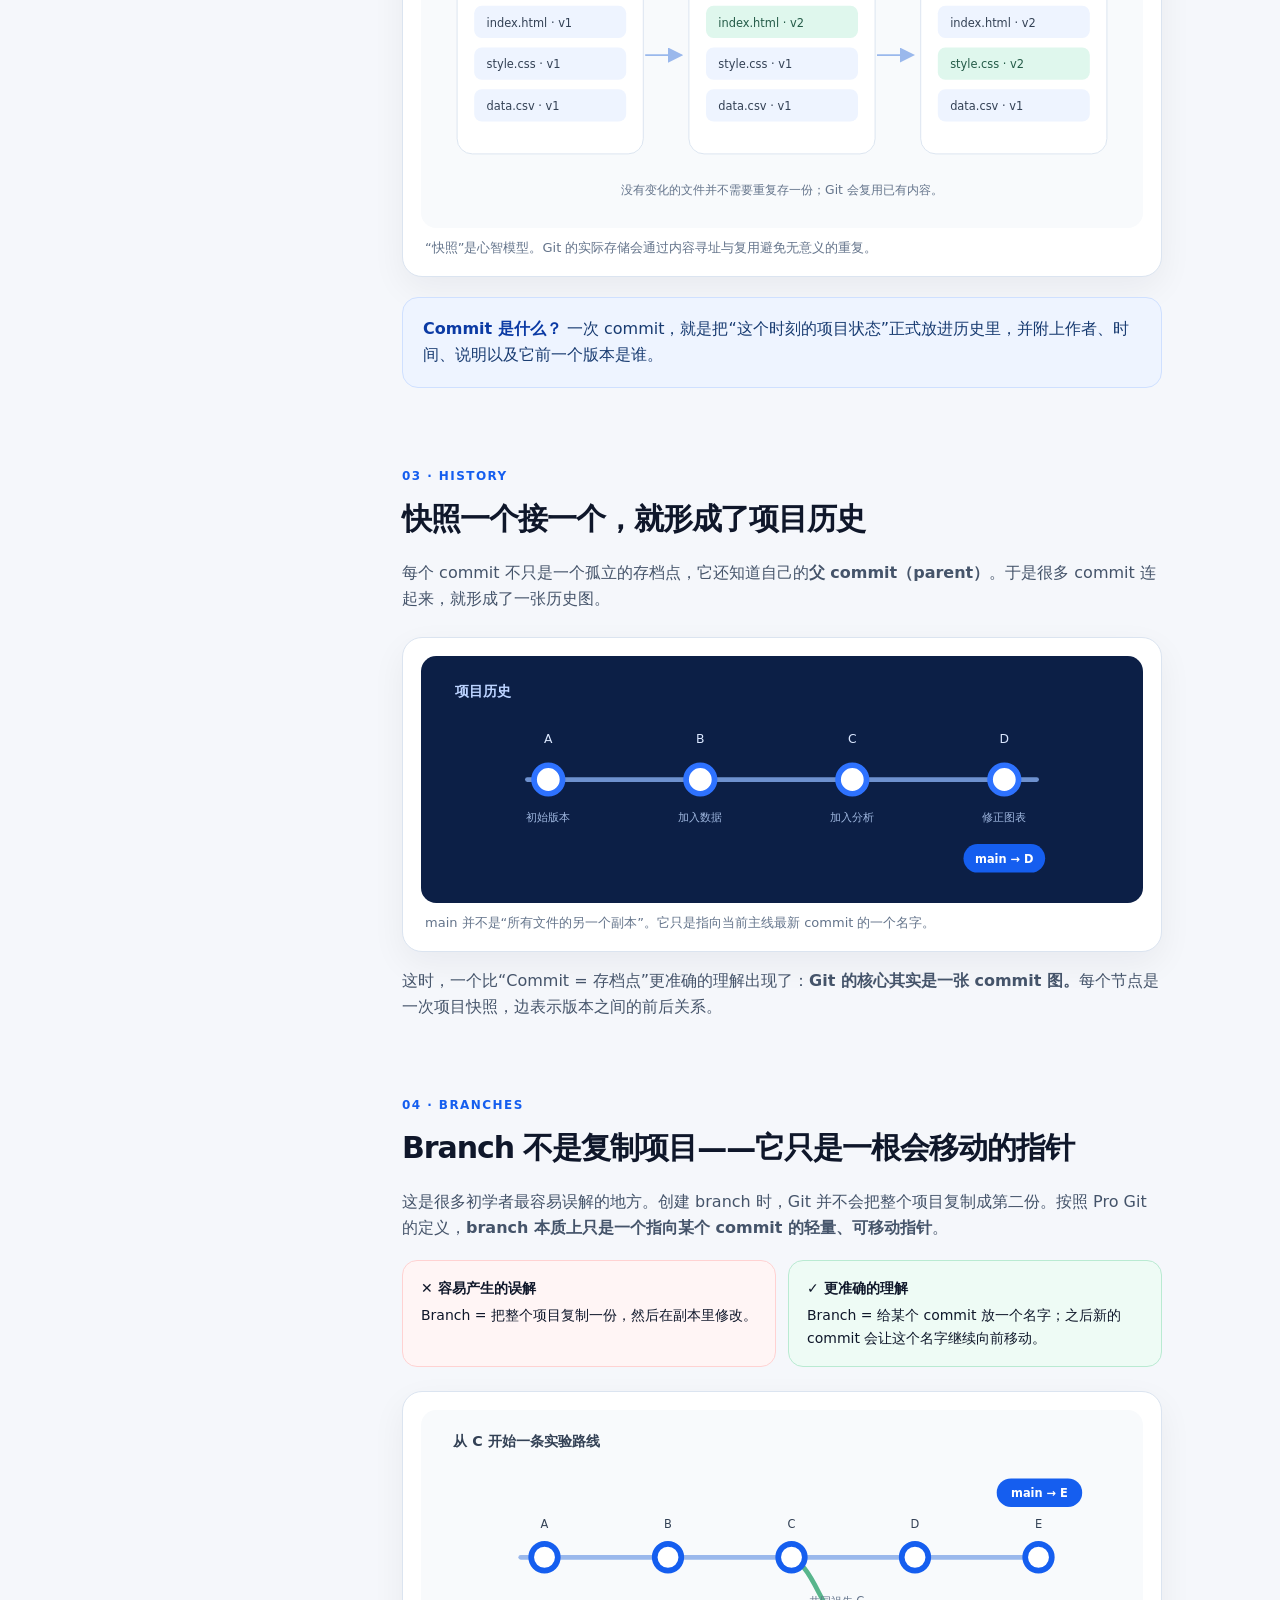
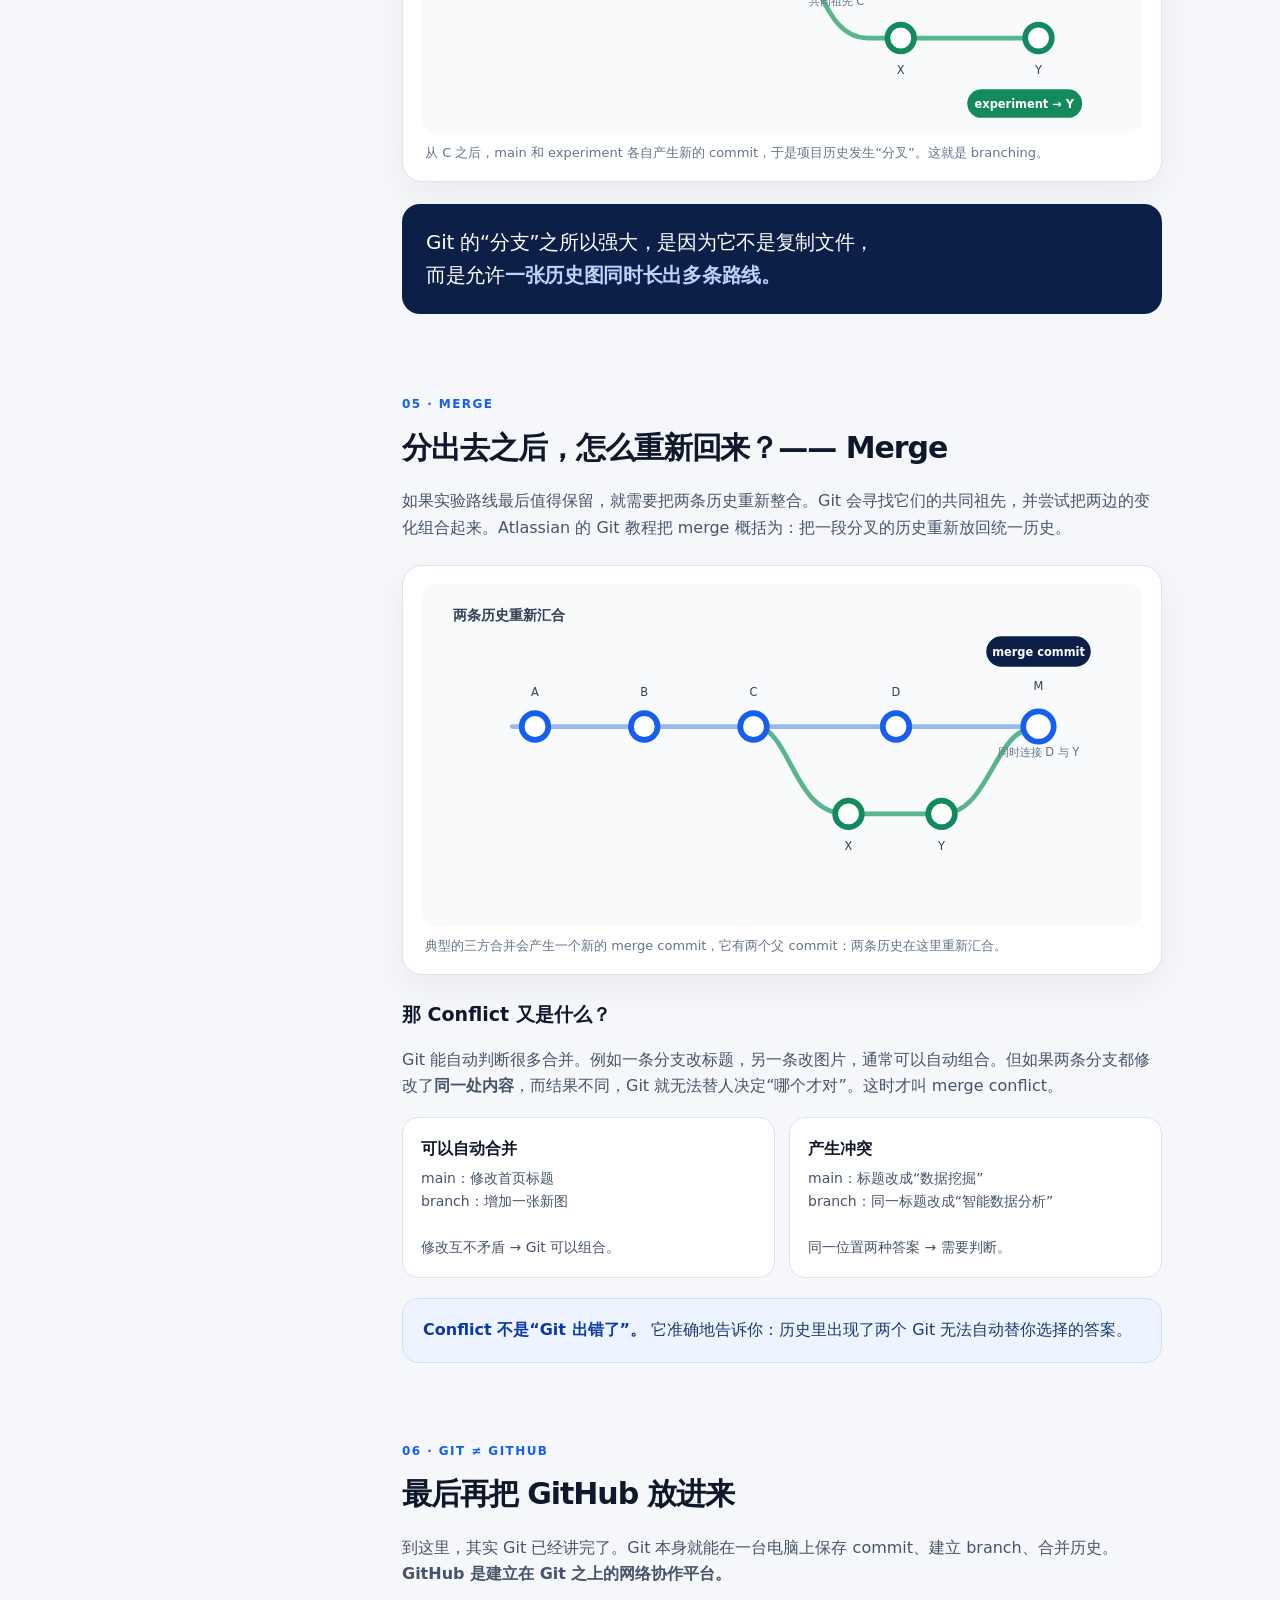
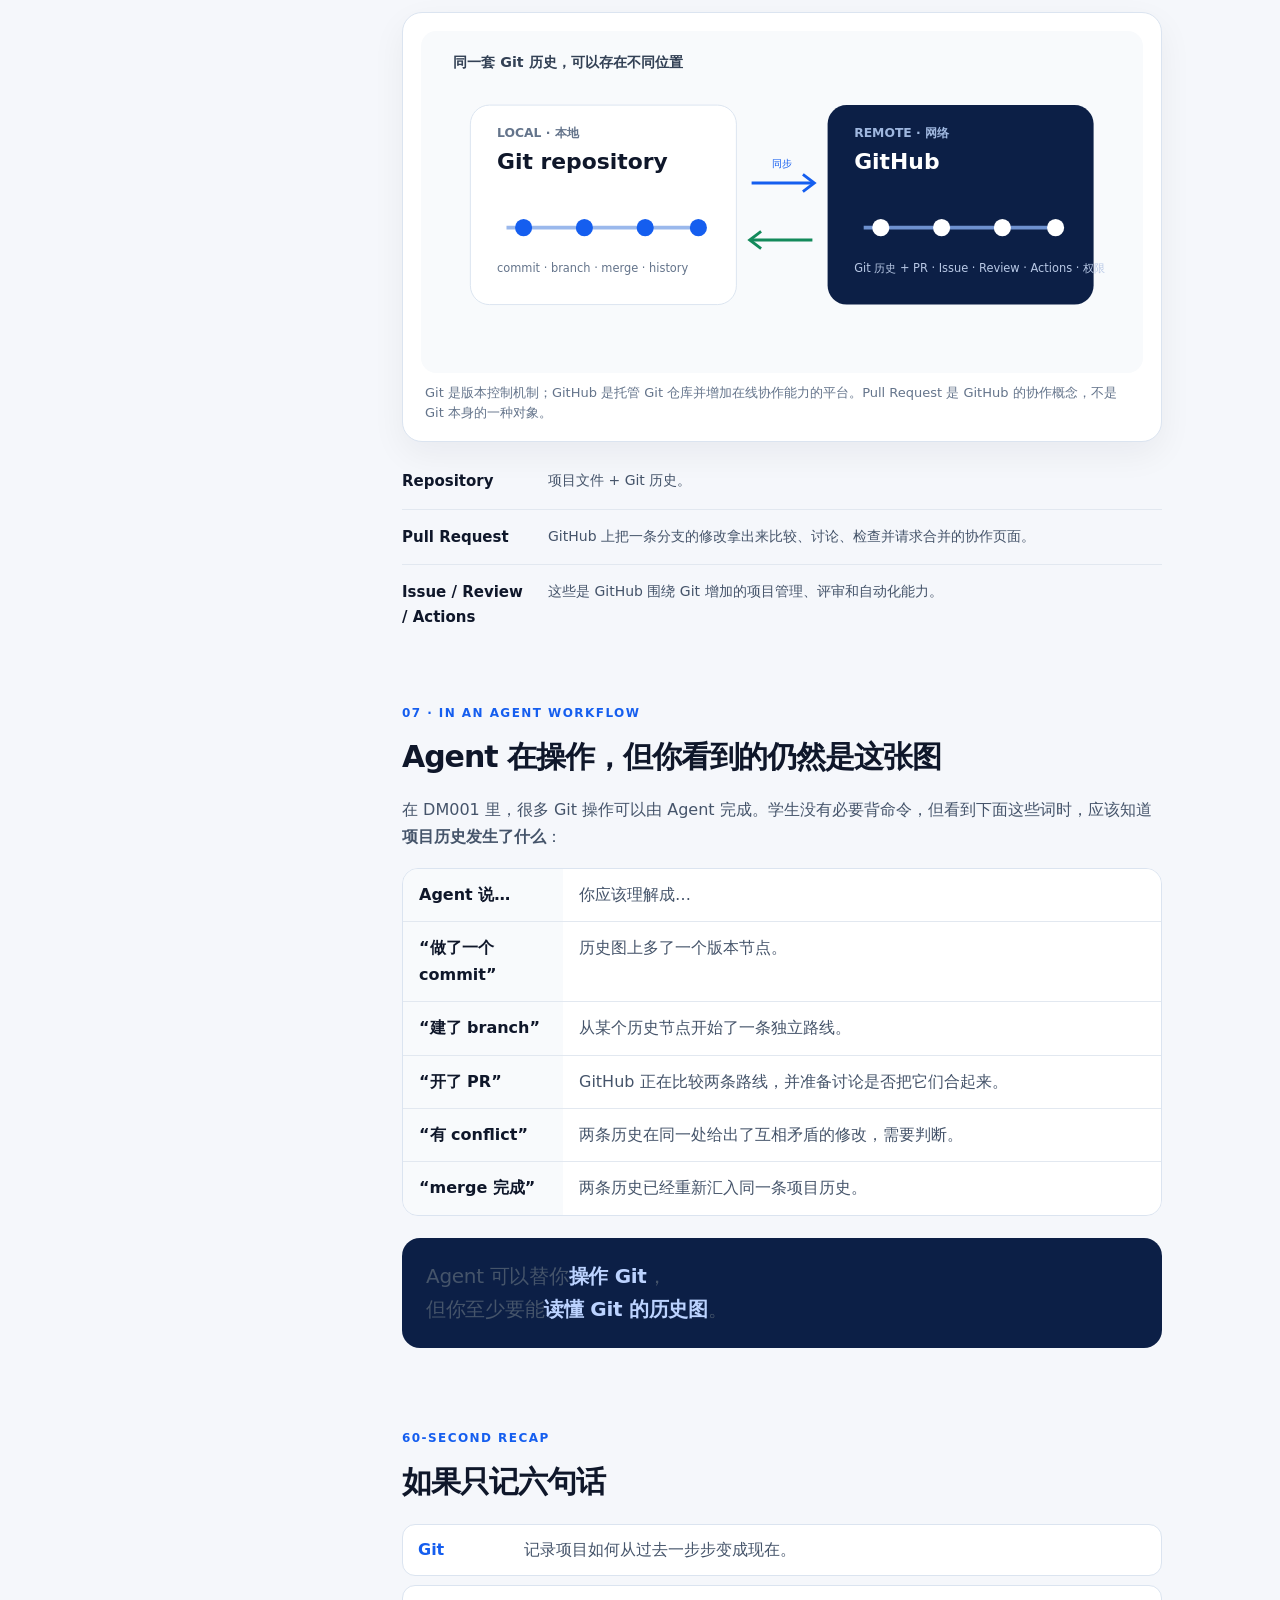
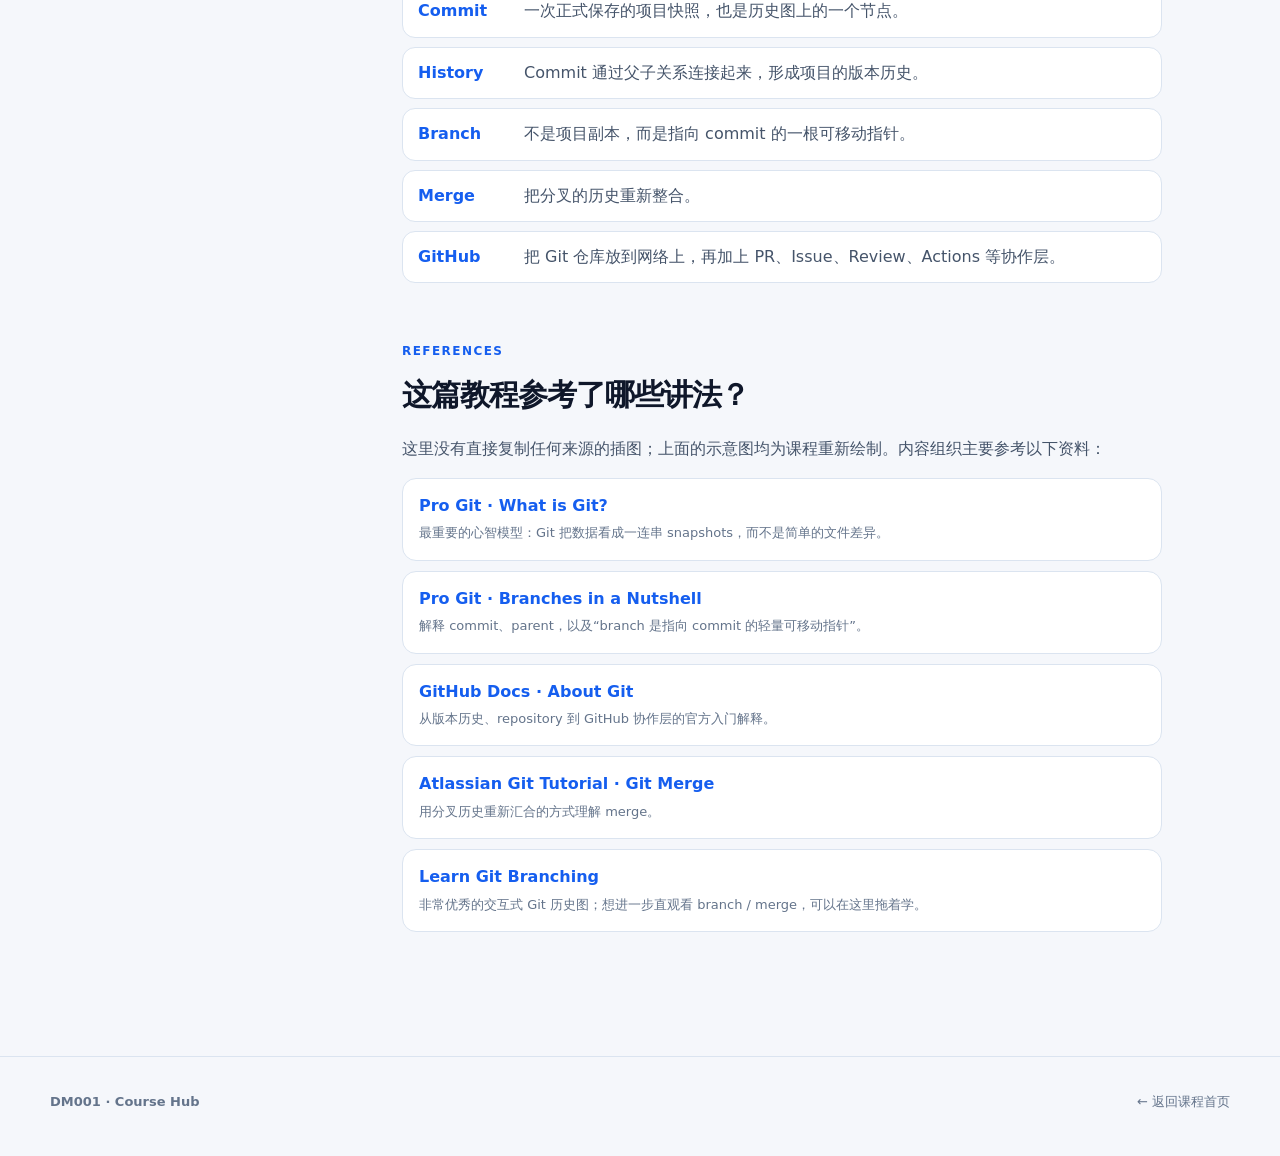
<file: tutorials/git-principles.html>
<!doctype html>
<html lang="zh-CN">
<head>
  <meta charset="utf-8" />
  <meta name="viewport" content="width=device-width, initial-scale=1" />
  <meta name="description" content="DM001 T03：用图理解 Git 的核心原理——快照、提交历史、分支、合并与 GitHub。" />
  <title>T03 · 一张历史图看懂 Git · DM001</title>
  <link rel="stylesheet" href="../styles.css" />
  <style>
    .article{max-width:800px}.article section{padding-bottom:54px}.article h2{font-size:30px;margin-bottom:12px}.article h3{font-size:19px}
    .chapter-no{display:inline-block;margin-bottom:8px;color:#155eef;font-size:12px;font-weight:900;letter-spacing:.12em;text-transform:uppercase}
    .big-idea{margin:22px 0;padding:22px 24px;background:#0c1f46;color:#fff;border-radius:18px;font-size:20px;line-height:1.65;letter-spacing:-.015em}.big-idea strong{color:#bcd3ff}
    .figure{margin:24px 0 12px;background:#fff;border:1px solid #dbe4f0;border-radius:20px;padding:18px;box-shadow:0 12px 34px rgba(15,23,42,.055);overflow:hidden}.figure svg{display:block;width:100%;height:auto}.figcap{margin:10px 4px 0;color:#64748b;font-size:13px;line-height:1.55}
    .two-col{display:grid;grid-template-columns:1fr 1fr;gap:14px;margin:18px 0}.idea-card{background:#fff;border:1px solid #dbe4f0;border-radius:16px;padding:18px}.idea-card strong{display:block;color:#0f172a;margin-bottom:4px}.idea-card p{margin:0;font-size:14px}
    .term{display:grid;grid-template-columns:128px 1fr;gap:18px;padding:15px 0;border-bottom:1px solid #e2e8f0}.term:last-child{border-bottom:0}.term b{font-size:15px;color:#0f172a}.term p{margin:0;font-size:14px}
    .memory{background:#eef4ff;border:1px solid #cfe0ff;border-radius:16px;padding:18px 20px;margin:20px 0;color:#183b71}.memory strong{color:#0b3aa4}
    .wrong-right{display:grid;grid-template-columns:1fr 1fr;gap:12px;margin:18px 0}.wrong-right>div{padding:16px 18px;border-radius:15px;font-size:14px}.wrong{background:#fff5f5;border:1px solid #ffd2d2}.right{background:#eefbf5;border:1px solid #b9ead2}.wrong-right b{display:block;margin-bottom:4px;color:#0f172a}
    .ref-list{display:grid;gap:10px}.ref-card{display:block;background:#fff;border:1px solid #dbe4f0;border-radius:14px;padding:14px 16px}.ref-card:hover{border-color:#9ab8ec}.ref-card strong{display:block;color:#155eef}.ref-card span{font-size:13px;color:#64748b}
    .agent-map{display:grid;grid-template-columns:160px 1fr;gap:0;border:1px solid #dbe4f0;border-radius:16px;overflow:hidden;margin-top:18px}.agent-map div{padding:13px 16px;border-bottom:1px solid #e2e8f0}.agent-map div:nth-last-child(-n+2){border-bottom:0}.agent-map .k{font-weight:800;background:#f8fafc;color:#0f172a}.agent-map .v{background:#fff;color:#45546a}
    .recap{display:grid;gap:9px;margin-top:18px}.recap div{display:flex;gap:12px;align-items:flex-start;background:#fff;border:1px solid #dbe4f0;border-radius:13px;padding:12px 15px}.recap b{min-width:94px;color:#155eef}.recap span{color:#45546a}
    @media(max-width:680px){.two-col,.wrong-right{grid-template-columns:1fr}.term{grid-template-columns:1fr;gap:3px}.agent-map{grid-template-columns:110px 1fr}.figure{padding:10px}.big-idea{font-size:18px}}
  </style>
</head>
<body>
<header class="topbar"><div class="container nav"><a class="brand" href="../index.html"><span class="brand-mark">DM</span><span>DM001 <small>Course Hub</small></span></a><nav class="nav-links" aria-label="教程导航"><a href="../index.html">课程首页</a><a href="#why">为什么需要 Git</a><a href="#snapshot">快照</a><a href="#branch">分支</a><a href="#merge">合并</a><a href="#github">GitHub</a></nav></div></header>

<main>
<section class="doc-hero"><div class="container"><div class="breadcrumb"><a href="../index.html">DM001 Course Hub</a> / 教程 / T03</div><h1>不要背 Git 命令。<br>先看懂它的世界。</h1><p class="doc-lead">Git 的核心并不是 <code>add</code>、<code>commit</code>、<code>push</code>。真正重要的是一个很简单的模型：<strong>Git 把项目保存成一连串可以分叉、也可以重新汇合的版本快照。</strong>理解这张“历史图”，Git 的大多数概念都会自然出现。</p><div class="meta"><span>T03</span><span>难度：入门</span><span>预计：10–12 分钟</span><span>不要求记任何 Git 命令</span></div></div></section>

<div class="container doc-layout">
<aside class="toc" aria-label="目录"><div class="toc-title">On this page</div><a href="#why">01 为什么需要版本控制</a><a href="#snapshot">02 Git 保存的是快照</a><a href="#history">03 Commit 组成历史</a><a href="#branch">04 Branch 是一根指针</a><a href="#merge">05 两条历史如何汇合</a><a href="#github">06 Git 与 GitHub</a><a href="#agent">07 Agent 在做什么</a><a href="#recap">60 秒回顾</a><a href="#refs">参考资料</a></aside>

<article class="article">
<section id="why"><span class="chapter-no">01 · WHY VERSION CONTROL</span><h2>先从一个最普通的问题开始</h2><p>假设你在做一个项目。今天改了一版，明天又改了一版；有时新版本变差了，于是你想回到昨天。最原始的办法，是不断复制文件夹：</p>
<div class="figure"><svg viewBox="0 0 760 300" role="img" aria-label="手工复制版本与 Git 历史对比图"><rect x="0" y="0" width="760" height="300" rx="16" fill="#f8fafc"/><text x="34" y="38" font-size="15" font-weight="700" fill="#64748b">没有版本控制</text><g font-family="system-ui, sans-serif"><g transform="translate(34,64)"><rect width="188" height="48" rx="10" fill="#fff" stroke="#dbe4f0"/><text x="16" y="29" font-size="14" fill="#334155">project_final/</text></g><g transform="translate(54,122)"><rect width="210" height="48" rx="10" fill="#fff" stroke="#dbe4f0"/><text x="16" y="29" font-size="14" fill="#334155">project_final_2/</text></g><g transform="translate(28,180)"><rect width="240" height="48" rx="10" fill="#fff" stroke="#f0c2c2"/><text x="16" y="29" font-size="14" fill="#9f3030">project_final_真的最终版/</text></g><text x="54" y="254" font-size="13" fill="#94a3b8">哪个才是对的？改了什么？还能回去吗？</text></g><line x1="355" y1="34" x2="355" y2="266" stroke="#dbe4f0"/><text x="402" y="38" font-size="15" font-weight="700" fill="#155eef">使用 Git</text><line x1="420" y1="145" x2="700" y2="145" stroke="#9ab8ec" stroke-width="5" stroke-linecap="round"/><g fill="#155eef" stroke="#fff" stroke-width="5"><circle cx="438" cy="145" r="13"/><circle cx="520" cy="145" r="13"/><circle cx="602" cy="145" r="13"/><circle cx="684" cy="145" r="13"/></g><g font-family="system-ui,sans-serif" font-size="13" fill="#334155" text-anchor="middle"><text x="438" y="112">V1</text><text x="520" y="112">V2</text><text x="602" y="112">V3</text><text x="684" y="112">现在</text></g><text x="420" y="202" font-family="system-ui,sans-serif" font-size="14" fill="#475569">一条明确的历史：每个版本都能定位、比较、恢复</text></svg><div class="figcap">版本控制首先解决的不是“怎么写代码”，而是：项目如何保留可信的历史。</div></div>
<p>版本控制系统（Version Control System, VCS）做的第一件事，就是<strong>记录一个项目随时间发生的变化</strong>，让过去的状态可以被找回来。Git 是今天最常用的分布式版本控制系统之一。GitHub 对 Git 的介绍也是从“记录项目变化历史”开始。 </p>
<div class="big-idea">所以先记住：<strong>Git 不是代码编辑器。</strong><br>它是项目的“历史系统”。</div></section>

<section id="snapshot"><span class="chapter-no">02 · SNAPSHOTS</span><h2>Git 怎么记住历史？——不是“改了几行”，而是一张张快照</h2><p>这是理解 Git 最关键的一步。官方 Pro Git 特别强调：Git 在概念上把数据看成<strong>一连串项目快照（snapshots）</strong>。每次保存一个版本时，可以把它想象成给整个项目拍了一张照片。</p>
<div class="figure"><svg viewBox="0 0 760 360" role="img" aria-label="Git 项目快照示意图"><rect width="760" height="360" rx="16" fill="#f8fafc"/><defs><marker id="arr" markerWidth="8" markerHeight="8" refX="7" refY="4" orient="auto"><path d="M0,0 L8,4 L0,8 Z" fill="#9ab8ec"/></marker></defs><g font-family="system-ui,sans-serif"><text x="36" y="38" font-size="15" font-weight="700" fill="#334155">同一个项目，在三个时刻的快照</text><g transform="translate(38,74)"><rect width="196" height="208" rx="16" fill="#fff" stroke="#dbe4f0"/><text x="18" y="32" font-size="13" font-weight="800" fill="#155eef">COMMIT A</text><rect x="18" y="52" width="160" height="34" rx="8" fill="#eef4ff"/><text x="31" y="74" font-size="12" fill="#334155">index.html · v1</text><rect x="18" y="96" width="160" height="34" rx="8" fill="#eef4ff"/><text x="31" y="118" font-size="12" fill="#334155">style.css · v1</text><rect x="18" y="140" width="160" height="34" rx="8" fill="#eef4ff"/><text x="31" y="162" font-size="12" fill="#334155">data.csv · v1</text></g><g transform="translate(282,74)"><rect width="196" height="208" rx="16" fill="#fff" stroke="#dbe4f0"/><text x="18" y="32" font-size="13" font-weight="800" fill="#155eef">COMMIT B</text><rect x="18" y="52" width="160" height="34" rx="8" fill="#dff7ed"/><text x="31" y="74" font-size="12" fill="#245b48">index.html · v2</text><rect x="18" y="96" width="160" height="34" rx="8" fill="#eef4ff"/><text x="31" y="118" font-size="12" fill="#334155">style.css · v1</text><rect x="18" y="140" width="160" height="34" rx="8" fill="#eef4ff"/><text x="31" y="162" font-size="12" fill="#334155">data.csv · v1</text></g><g transform="translate(526,74)"><rect width="196" height="208" rx="16" fill="#fff" stroke="#dbe4f0"/><text x="18" y="32" font-size="13" font-weight="800" fill="#155eef">COMMIT C</text><rect x="18" y="52" width="160" height="34" rx="8" fill="#eef4ff"/><text x="31" y="74" font-size="12" fill="#334155">index.html · v2</text><rect x="18" y="96" width="160" height="34" rx="8" fill="#dff7ed"/><text x="31" y="118" font-size="12" fill="#245b48">style.css · v2</text><rect x="18" y="140" width="160" height="34" rx="8" fill="#eef4ff"/><text x="31" y="162" font-size="12" fill="#334155">data.csv · v1</text></g><line x1="236" y1="178" x2="274" y2="178" stroke="#9ab8ec" stroke-width="2" marker-end="url(#arr)"/><line x1="480" y1="178" x2="518" y2="178" stroke="#9ab8ec" stroke-width="2" marker-end="url(#arr)"/><text x="380" y="324" text-anchor="middle" font-size="13" fill="#64748b">没有变化的文件并不需要重复存一份；Git 会复用已有内容。</text></g></svg><div class="figcap">“快照”是心智模型。Git 的实际存储会通过内容寻址与复用避免无意义的重复。</div></div>
<div class="memory"><strong>Commit 是什么？</strong> 一次 commit，就是把“这个时刻的项目状态”正式放进历史里，并附上作者、时间、说明以及它前一个版本是谁。</div></section>

<section id="history"><span class="chapter-no">03 · HISTORY</span><h2>快照一个接一个，就形成了项目历史</h2><p>每个 commit 不只是一个孤立的存档点，它还知道自己的<strong>父 commit（parent）</strong>。于是很多 commit 连起来，就形成了一张历史图。</p>
<div class="figure"><svg viewBox="0 0 760 260" role="img" aria-label="Commit 历史链示意图"><rect width="760" height="260" rx="16" fill="#0c1f46"/><g font-family="system-ui,sans-serif"><text x="36" y="42" font-size="15" font-weight="700" fill="#bcd3ff">项目历史</text><line x1="112" y1="130" x2="648" y2="130" stroke="#6e91cf" stroke-width="5" stroke-linecap="round"/><g fill="#fff" stroke="#2e72ff" stroke-width="6"><circle cx="134" cy="130" r="15"/><circle cx="294" cy="130" r="15"/><circle cx="454" cy="130" r="15"/><circle cx="614" cy="130" r="15"/></g><g font-size="13" fill="#dbe7ff" text-anchor="middle"><text x="134" y="92">A</text><text x="294" y="92">B</text><text x="454" y="92">C</text><text x="614" y="92">D</text></g><g font-size="12" fill="#9fb7df" text-anchor="middle"><text x="134" y="174">初始版本</text><text x="294" y="174">加入数据</text><text x="454" y="174">加入分析</text><text x="614" y="174">修正图表</text></g><rect x="571" y="198" width="86" height="30" rx="15" fill="#155eef"/><text x="614" y="218" text-anchor="middle" font-size="12" font-weight="800" fill="#fff">main → D</text></g></svg><div class="figcap">main 并不是“所有文件的另一个副本”。它只是指向当前主线最新 commit 的一个名字。</div></div>
<p>这时，一个比“Commit = 存档点”更准确的理解出现了：<strong>Git 的核心其实是一张 commit 图。</strong>每个节点是一次项目快照，边表示版本之间的前后关系。</p></section>

<section id="branch"><span class="chapter-no">04 · BRANCHES</span><h2>Branch 不是复制项目——它只是一根会移动的指针</h2><p>这是很多初学者最容易误解的地方。创建 branch 时，Git 并不会把整个项目复制成第二份。按照 Pro Git 的定义，<strong>branch 本质上只是一个指向某个 commit 的轻量、可移动指针</strong>。</p>
<div class="wrong-right"><div class="wrong"><b>✕ 容易产生的误解</b>Branch = 把整个项目复制一份，然后在副本里修改。</div><div class="right"><b>✓ 更准确的理解</b>Branch = 给某个 commit 放一个名字；之后新的 commit 会让这个名字继续向前移动。</div></div>
<div class="figure"><svg viewBox="0 0 760 340" role="img" aria-label="Git 分支指针示意图"><rect width="760" height="340" rx="16" fill="#f8fafc"/><g font-family="system-ui,sans-serif"><text x="34" y="38" font-size="15" font-weight="700" fill="#334155">从 C 开始一条实验路线</text><path d="M105 155 H650" fill="none" stroke="#9ab8ec" stroke-width="5" stroke-linecap="round"/><path d="M382 155 C420 155,420 240,470 240 H650" fill="none" stroke="#58b58c" stroke-width="5" stroke-linecap="round"/><g fill="#fff" stroke="#155eef" stroke-width="6"><circle cx="130" cy="155" r="14"/><circle cx="260" cy="155" r="14"/><circle cx="390" cy="155" r="14"/><circle cx="520" cy="155" r="14"/><circle cx="650" cy="155" r="14"/></g><g fill="#fff" stroke="#138a5b" stroke-width="6"><circle cx="505" cy="240" r="14"/><circle cx="650" cy="240" r="14"/></g><g font-size="12" fill="#334155" text-anchor="middle"><text x="130" y="124">A</text><text x="260" y="124">B</text><text x="390" y="124">C</text><text x="520" y="124">D</text><text x="650" y="124">E</text><text x="505" y="278">X</text><text x="650" y="278">Y</text></g><rect x="606" y="72" width="90" height="30" rx="15" fill="#155eef"/><text x="651" y="92" text-anchor="middle" font-size="12" font-weight="800" fill="#fff">main → E</text><rect x="575" y="294" width="121" height="30" rx="15" fill="#138a5b"/><text x="635" y="314" text-anchor="middle" font-size="12" font-weight="800" fill="#fff">experiment → Y</text><text x="408" y="205" font-size="12" fill="#64748b">共同祖先 C</text></g></svg><div class="figcap">从 C 之后，main 和 experiment 各自产生新的 commit，于是项目历史发生“分叉”。这就是 branching。</div></div>
<div class="big-idea">Git 的“分支”之所以强大，是因为它不是复制文件，<br>而是允许<strong>一张历史图同时长出多条路线。</strong></div></section>

<section id="merge"><span class="chapter-no">05 · MERGE</span><h2>分出去之后，怎么重新回来？—— Merge</h2><p>如果实验路线最后值得保留，就需要把两条历史重新整合。Git 会寻找它们的共同祖先，并尝试把两边的变化组合起来。Atlassian 的 Git 教程把 merge 概括为：把一段分叉的历史重新放回统一历史。</p>
<div class="figure"><svg viewBox="0 0 760 360" role="img" aria-label="Git merge 示意图"><rect width="760" height="360" rx="16" fill="#f8fafc"/><g font-family="system-ui,sans-serif"><text x="34" y="38" font-size="15" font-weight="700" fill="#334155">两条历史重新汇合</text><path d="M96 150 H650" fill="none" stroke="#9ab8ec" stroke-width="5" stroke-linecap="round"/><path d="M350 150 C390 150,390 242,448 242 H548 C600 242,602 150,650 150" fill="none" stroke="#58b58c" stroke-width="5" stroke-linecap="round"/><g fill="#fff" stroke="#155eef" stroke-width="6"><circle cx="120" cy="150" r="14"/><circle cx="235" cy="150" r="14"/><circle cx="350" cy="150" r="14"/><circle cx="500" cy="150" r="14"/><circle cx="650" cy="150" r="16"/></g><g fill="#fff" stroke="#138a5b" stroke-width="6"><circle cx="450" cy="242" r="14"/><circle cx="548" cy="242" r="14"/></g><g font-size="12" fill="#334155" text-anchor="middle"><text x="120" y="118">A</text><text x="235" y="118">B</text><text x="350" y="118">C</text><text x="500" y="118">D</text><text x="650" y="112">M</text><text x="450" y="280">X</text><text x="548" y="280">Y</text></g><rect x="595" y="55" width="110" height="32" rx="16" fill="#0c1f46"/><text x="650" y="76" text-anchor="middle" font-size="12" font-weight="800" fill="#fff">merge commit</text><text x="650" y="181" text-anchor="middle" font-size="12" fill="#64748b">同时连接 D 与 Y</text></g></svg><div class="figcap">典型的三方合并会产生一个新的 merge commit，它有两个父 commit：两条历史在这里重新汇合。</div></div>
<h3>那 Conflict 又是什么？</h3><p>Git 能自动判断很多合并。例如一条分支改标题，另一条改图片，通常可以自动组合。但如果两条分支都修改了<strong>同一处内容</strong>，而结果不同，Git 就无法替人决定“哪个才对”。这时才叫 merge conflict。</p>
<div class="two-col"><div class="idea-card"><strong>可以自动合并</strong><p>main：修改首页标题<br>branch：增加一张新图<br><br>修改互不矛盾 → Git 可以组合。</p></div><div class="idea-card"><strong>产生冲突</strong><p>main：标题改成“数据挖掘”<br>branch：同一标题改成“智能数据分析”<br><br>同一位置两种答案 → 需要判断。</p></div></div>
<div class="memory"><strong>Conflict 不是“Git 出错了”。</strong> 它准确地告诉你：历史里出现了两个 Git 无法自动替你选择的答案。</div></section>

<section id="github"><span class="chapter-no">06 · GIT ≠ GITHUB</span><h2>最后再把 GitHub 放进来</h2><p>到这里，其实 Git 已经讲完了。Git 本身就能在一台电脑上保存 commit、建立 branch、合并历史。<strong>GitHub 是建立在 Git 之上的网络协作平台。</strong></p>
<div class="figure"><svg viewBox="0 0 760 360" role="img" aria-label="Git 与 GitHub 关系图"><rect width="760" height="360" rx="16" fill="#f8fafc"/><g font-family="system-ui,sans-serif"><text x="34" y="38" font-size="15" font-weight="700" fill="#334155">同一套 Git 历史，可以存在不同位置</text><rect x="52" y="78" width="280" height="210" rx="20" fill="#fff" stroke="#dbe4f0"/><text x="80" y="112" font-size="13" font-weight="800" fill="#64748b">LOCAL · 本地</text><text x="80" y="145" font-size="23" font-weight="800" fill="#0f172a">Git repository</text><line x1="90" y1="207" x2="292" y2="207" stroke="#9ab8ec" stroke-width="4"/><g fill="#155eef"><circle cx="108" cy="207" r="9"/><circle cx="172" cy="207" r="9"/><circle cx="236" cy="207" r="9"/><circle cx="292" cy="207" r="9"/></g><text x="80" y="254" font-size="12" fill="#64748b">commit · branch · merge · history</text><rect x="428" y="78" width="280" height="210" rx="20" fill="#0c1f46"/><text x="456" y="112" font-size="13" font-weight="800" fill="#9fb7df">REMOTE · 网络</text><text x="456" y="145" font-size="23" font-weight="800" fill="#fff">GitHub</text><line x1="466" y1="207" x2="668" y2="207" stroke="#6e91cf" stroke-width="4"/><g fill="#fff"><circle cx="484" cy="207" r="9"/><circle cx="548" cy="207" r="9"/><circle cx="612" cy="207" r="9"/><circle cx="668" cy="207" r="9"/></g><text x="456" y="254" font-size="12" fill="#b9c9e6">Git 历史 + PR · Issue · Review · Actions · 权限</text><path d="M348 160 H412" stroke="#155eef" stroke-width="3"/><path d="M402 151 L414 160 L402 169" fill="none" stroke="#155eef" stroke-width="3"/><path d="M412 220 H348" stroke="#138a5b" stroke-width="3"/><path d="M358 211 L346 220 L358 229" fill="none" stroke="#138a5b" stroke-width="3"/><text x="380" y="143" text-anchor="middle" font-size="11" fill="#155eef">同步</text></g></svg><div class="figcap">Git 是版本控制机制；GitHub 是托管 Git 仓库并增加在线协作能力的平台。Pull Request 是 GitHub 的协作概念，不是 Git 本身的一种对象。</div></div>
<div class="term"><b>Repository</b><p>项目文件 + Git 历史。</p></div><div class="term"><b>Pull Request</b><p>GitHub 上把一条分支的修改拿出来比较、讨论、检查并请求合并的协作页面。</p></div><div class="term"><b>Issue / Review / Actions</b><p>这些是 GitHub 围绕 Git 增加的项目管理、评审和自动化能力。</p></div></section>

<section id="agent"><span class="chapter-no">07 · IN AN AGENT WORKFLOW</span><h2>Agent 在操作，但你看到的仍然是这张图</h2><p>在 DM001 里，很多 Git 操作可以由 Agent 完成。学生没有必要背命令，但看到下面这些词时，应该知道<strong>项目历史发生了什么</strong>：</p>
<div class="agent-map"><div class="k">Agent 说…</div><div class="v">你应该理解成…</div><div class="k">“做了一个 commit”</div><div class="v">历史图上多了一个版本节点。</div><div class="k">“建了 branch”</div><div class="v">从某个历史节点开始了一条独立路线。</div><div class="k">“开了 PR”</div><div class="v">GitHub 正在比较两条路线，并准备讨论是否把它们合起来。</div><div class="k">“有 conflict”</div><div class="v">两条历史在同一处给出了互相矛盾的修改，需要判断。</div><div class="k">“merge 完成”</div><div class="v">两条历史已经重新汇入同一条项目历史。</div></div>
<p class="big-idea">Agent 可以替你<strong>操作 Git</strong>，<br>但你至少要能<strong>读懂 Git 的历史图</strong>。</p></section>

<section id="recap"><span class="chapter-no">60-SECOND RECAP</span><h2>如果只记六句话</h2><div class="recap"><div><b>Git</b><span>记录项目如何从过去一步步变成现在。</span></div><div><b>Commit</b><span>一次正式保存的项目快照，也是历史图上的一个节点。</span></div><div><b>History</b><span>Commit 通过父子关系连接起来，形成项目的版本历史。</span></div><div><b>Branch</b><span>不是项目副本，而是指向 commit 的一根可移动指针。</span></div><div><b>Merge</b><span>把分叉的历史重新整合。</span></div><div><b>GitHub</b><span>把 Git 仓库放到网络上，再加上 PR、Issue、Review、Actions 等协作层。</span></div></div></section>

<section id="refs"><span class="chapter-no">REFERENCES</span><h2>这篇教程参考了哪些讲法？</h2><p>这里没有直接复制任何来源的插图；上面的示意图均为课程重新绘制。内容组织主要参考以下资料：</p><div class="ref-list"><a class="ref-card" href="https://git-scm.com/book/en/v2/Getting-Started-What-is-Git" target="_blank" rel="noopener"><strong>Pro Git · What is Git?</strong><span>最重要的心智模型：Git 把数据看成一连串 snapshots，而不是简单的文件差异。</span></a><a class="ref-card" href="https://git-scm.com/book/en/v2/Git-Branching-Branches-in-a-Nutshell.html" target="_blank" rel="noopener"><strong>Pro Git · Branches in a Nutshell</strong><span>解释 commit、parent，以及“branch 是指向 commit 的轻量可移动指针”。</span></a><a class="ref-card" href="https://docs.github.com/en/get-started/using-git/about-git" target="_blank" rel="noopener"><strong>GitHub Docs · About Git</strong><span>从版本历史、repository 到 GitHub 协作层的官方入门解释。</span></a><a class="ref-card" href="https://www.atlassian.com/git/tutorials/using-branches/git-merge" target="_blank" rel="noopener"><strong>Atlassian Git Tutorial · Git Merge</strong><span>用分叉历史重新汇合的方式理解 merge。</span></a><a class="ref-card" href="https://learngitbranching.js.org/?locale=zh_CN" target="_blank" rel="noopener"><strong>Learn Git Branching</strong><span>非常优秀的交互式 Git 历史图；想进一步直观看 branch / merge，可以在这里拖着学。</span></a></div></section>
</article></div></main>
<footer class="footer"><div class="container footer-inner"><strong>DM001 · Course Hub</strong><a href="../index.html">← 返回课程首页</a></div></footer>
</body></html>
</file>
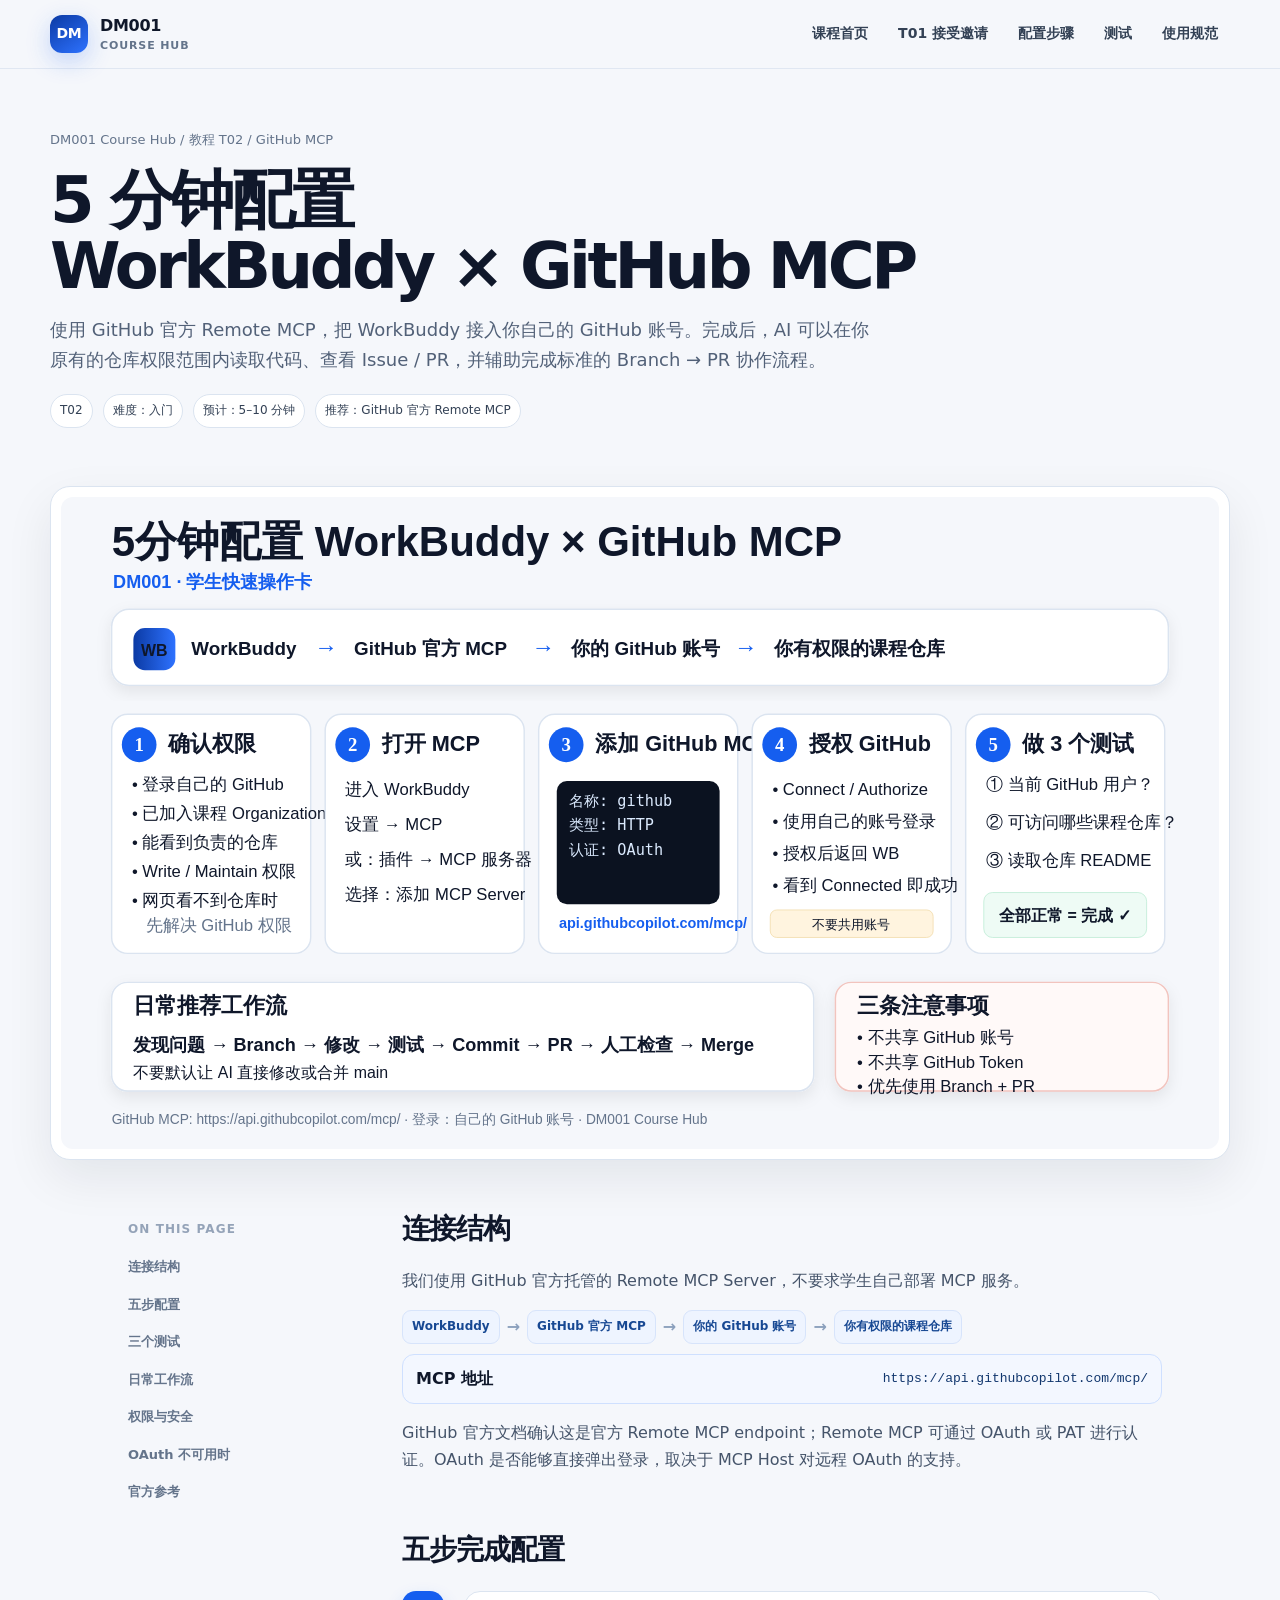
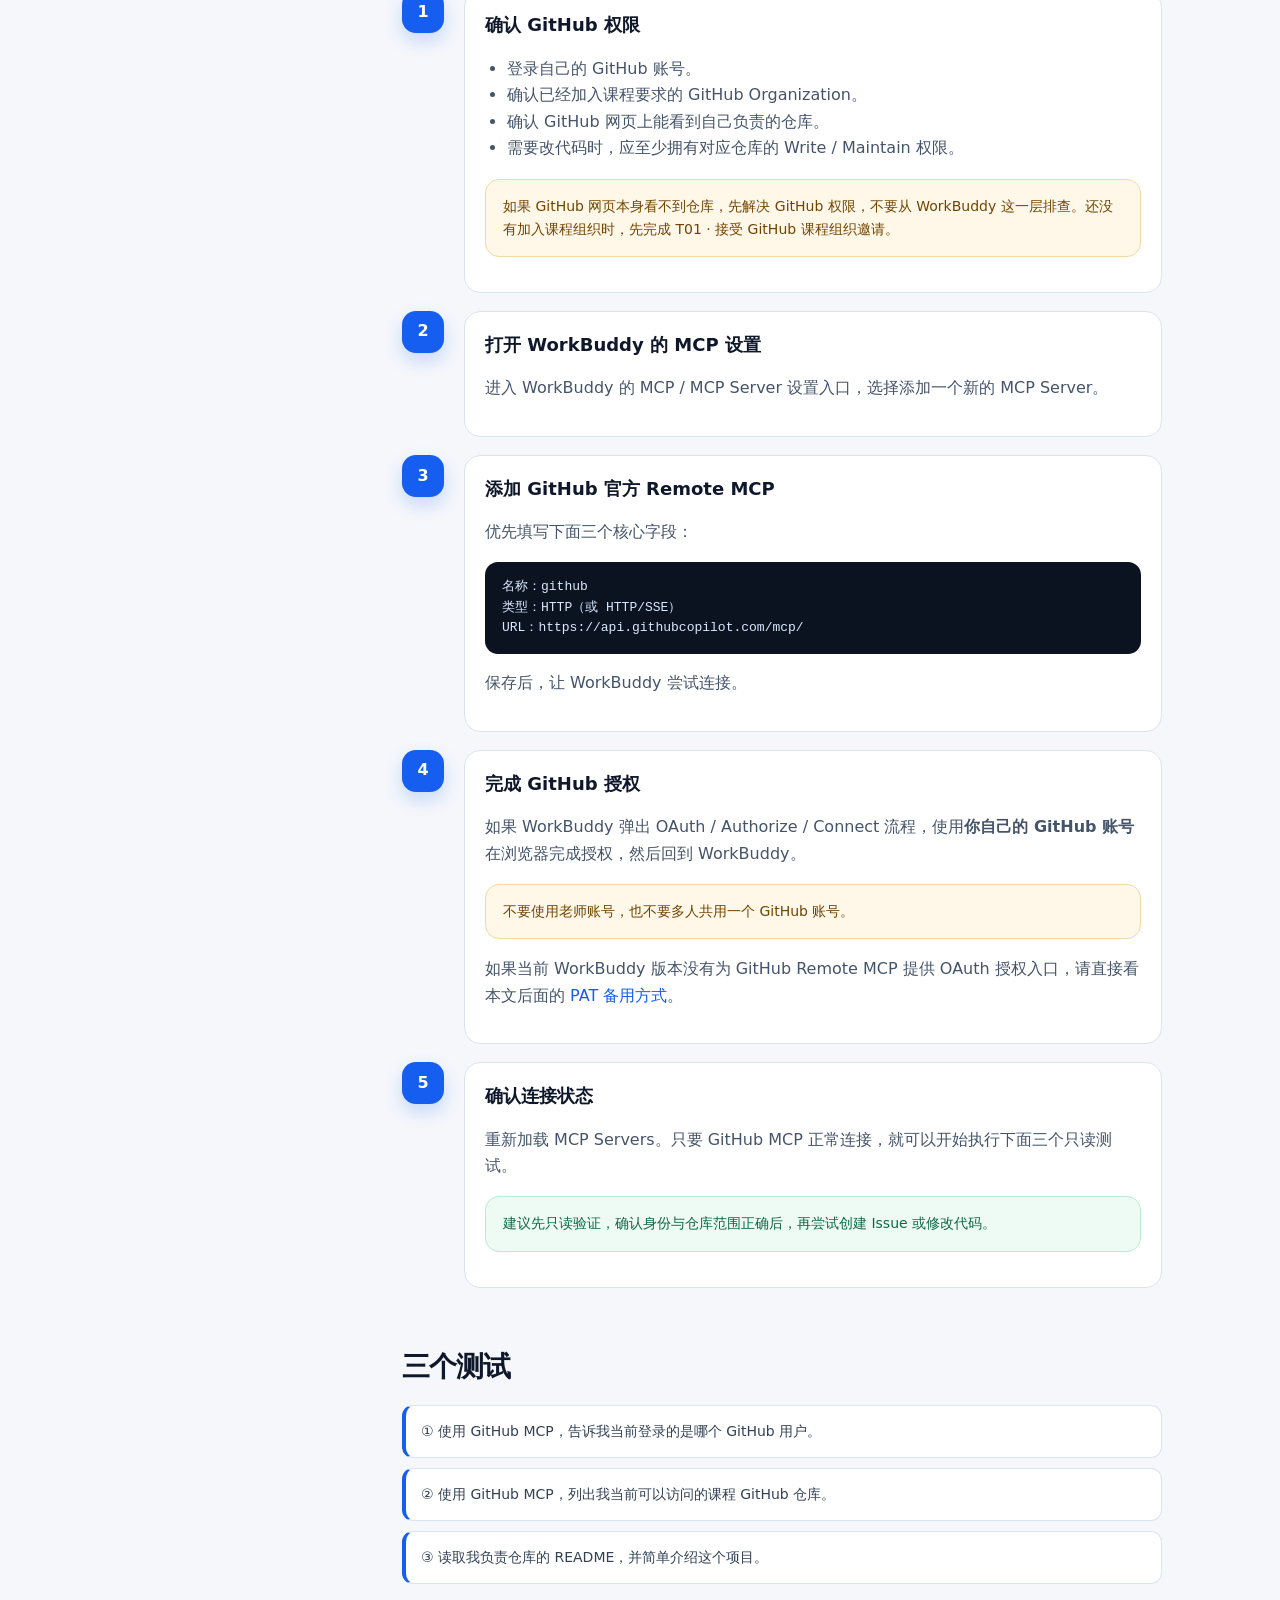
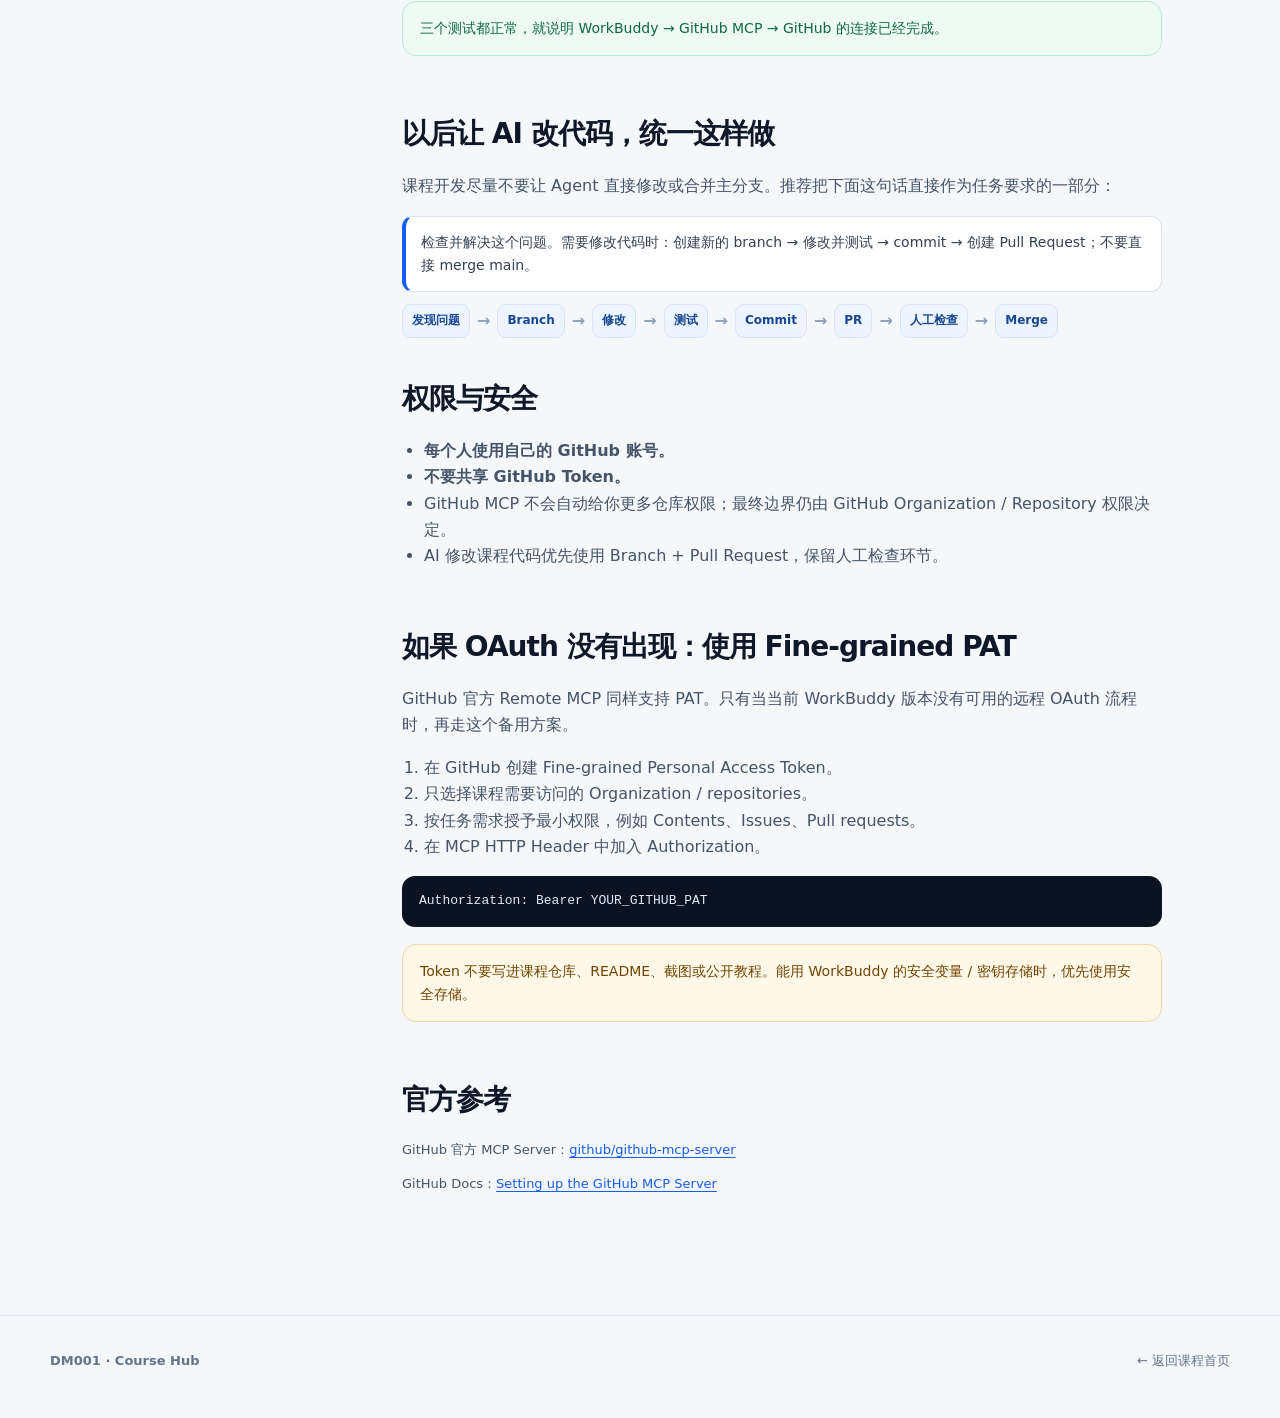
<file: tutorials/github-mcp.html>
<!doctype html>
<html lang="zh-CN">
<head>
  <meta charset="utf-8" />
  <meta name="viewport" content="width=device-width, initial-scale=1" />
  <meta name="description" content="DM001 T02：5分钟配置 WorkBuddy × GitHub 官方 MCP，完成课程 GitHub 接入。" />
  <title>T02 · WorkBuddy × GitHub MCP · DM001</title>
  <link rel="stylesheet" href="../styles.css" />
</head>
<body>
<header class="topbar">
  <div class="container nav">
    <a class="brand" href="../index.html">
      <span class="brand-mark">DM</span>
      <span>DM001 <small>Course Hub</small></span>
    </a>
    <nav class="nav-links" aria-label="教程导航">
      <a href="../index.html">课程首页</a>
      <a href="accept-github-invite.html">T01 接受邀请</a>
      <a href="#steps">配置步骤</a>
      <a href="#test">测试</a>
      <a href="#rules">使用规范</a>
    </nav>
  </div>
</header>

<main>
  <section class="doc-hero">
    <div class="container">
      <div class="breadcrumb"><a href="../index.html">DM001 Course Hub</a> / 教程 T02 / GitHub MCP</div>
      <h1>5 分钟配置<br>WorkBuddy × GitHub MCP</h1>
      <p class="doc-lead">使用 GitHub 官方 Remote MCP，把 WorkBuddy 接入你自己的 GitHub 账号。完成后，AI 可以在你原有的仓库权限范围内读取代码、查看 Issue / PR，并辅助完成标准的 Branch → PR 协作流程。</p>
      <div class="meta"><span>T02</span><span>难度：入门</span><span>预计：5–10 分钟</span><span>推荐：GitHub 官方 Remote MCP</span></div>
    </div>
  </section>

  <div class="container infographic">
    <img src="../assets/workbuddy-github-mcp.svg" alt="WorkBuddy GitHub MCP 五分钟配置流程图" />
  </div>

  <div class="container doc-layout">
    <aside class="toc" aria-label="目录">
      <div class="toc-title">On this page</div>
      <a href="#overview">连接结构</a>
      <a href="#steps">五步配置</a>
      <a href="#test">三个测试</a>
      <a href="#workflow">日常工作流</a>
      <a href="#rules">权限与安全</a>
      <a href="#fallback">OAuth 不可用时</a>
      <a href="#refs">官方参考</a>
    </aside>

    <article class="article">
      <section id="overview">
        <h2>连接结构</h2>
        <p>我们使用 GitHub 官方托管的 Remote MCP Server，不要求学生自己部署 MCP 服务。</p>
        <div class="flow"><span>WorkBuddy</span><b>→</b><span>GitHub 官方 MCP</span><b>→</b><span>你的 GitHub 账号</span><b>→</b><span>你有权限的课程仓库</span></div>
        <div class="copyline"><strong>MCP 地址</strong><code>https://api.githubcopilot.com/mcp/</code></div>
        <p>GitHub 官方文档确认这是官方 Remote MCP endpoint；Remote MCP 可通过 OAuth 或 PAT 进行认证。OAuth 是否能够直接弹出登录，取决于 MCP Host 对远程 OAuth 的支持。</p>
      </section>

      <section id="steps">
        <h2>五步完成配置</h2>
        <div class="step"><div class="step-no">1</div><div class="step-body"><h3>确认 GitHub 权限</h3><ul><li>登录自己的 GitHub 账号。</li><li>确认已经加入课程要求的 GitHub Organization。</li><li>确认 GitHub 网页上能看到自己负责的仓库。</li><li>需要改代码时，应至少拥有对应仓库的 Write / Maintain 权限。</li></ul><div class="notice">如果 GitHub 网页本身看不到仓库，先解决 GitHub 权限，不要从 WorkBuddy 这一层排查。还没有加入课程组织时，先完成 <a href="accept-github-invite.html">T01 · 接受 GitHub 课程组织邀请</a>。</div></div></div>
        <div class="step"><div class="step-no">2</div><div class="step-body"><h3>打开 WorkBuddy 的 MCP 设置</h3><p>进入 WorkBuddy 的 MCP / MCP Server 设置入口，选择添加一个新的 MCP Server。</p></div></div>
        <div class="step"><div class="step-no">3</div><div class="step-body"><h3>添加 GitHub 官方 Remote MCP</h3><p>优先填写下面三个核心字段：</p><div class="code">名称：github
类型：HTTP（或 HTTP/SSE）
URL：https://api.githubcopilot.com/mcp/</div><p>保存后，让 WorkBuddy 尝试连接。</p></div></div>
        <div class="step"><div class="step-no">4</div><div class="step-body"><h3>完成 GitHub 授权</h3><p>如果 WorkBuddy 弹出 OAuth / Authorize / Connect 流程，使用<strong>你自己的 GitHub 账号</strong>在浏览器完成授权，然后回到 WorkBuddy。</p><div class="notice">不要使用老师账号，也不要多人共用一个 GitHub 账号。</div><p>如果当前 WorkBuddy 版本没有为 GitHub Remote MCP 提供 OAuth 授权入口，请直接看本文后面的 <a href="#fallback" style="color:#155eef">PAT 备用方式</a>。</p></div></div>
        <div class="step"><div class="step-no">5</div><div class="step-body"><h3>确认连接状态</h3><p>重新加载 MCP Servers。只要 GitHub MCP 正常连接，就可以开始执行下面三个只读测试。</p><div class="notice success">建议先只读验证，确认身份与仓库范围正确后，再尝试创建 Issue 或修改代码。</div></div></div>
      </section>

      <section id="test">
        <h2>三个测试</h2>
        <div class="prompt">① 使用 GitHub MCP，告诉我当前登录的是哪个 GitHub 用户。</div>
        <div class="prompt">② 使用 GitHub MCP，列出我当前可以访问的课程 GitHub 仓库。</div>
        <div class="prompt">③ 读取我负责仓库的 README，并简单介绍这个项目。</div>
        <div class="notice success">三个测试都正常，就说明 WorkBuddy → GitHub MCP → GitHub 的连接已经完成。</div>
      </section>

      <section id="workflow">
        <h2>以后让 AI 改代码，统一这样做</h2>
        <p>课程开发尽量不要让 Agent 直接修改或合并主分支。推荐把下面这句话直接作为任务要求的一部分：</p>
        <div class="prompt">检查并解决这个问题。需要修改代码时：创建新的 branch → 修改并测试 → commit → 创建 Pull Request；不要直接 merge main。</div>
        <div class="flow"><span>发现问题</span><b>→</b><span>Branch</span><b>→</b><span>修改</span><b>→</b><span>测试</span><b>→</b><span>Commit</span><b>→</b><span>PR</span><b>→</b><span>人工检查</span><b>→</b><span>Merge</span></div>
      </section>

      <section id="rules">
        <h2>权限与安全</h2>
        <ul><li><strong>每个人使用自己的 GitHub 账号。</strong></li><li><strong>不要共享 GitHub Token。</strong></li><li>GitHub MCP 不会自动给你更多仓库权限；最终边界仍由 GitHub Organization / Repository 权限决定。</li><li>AI 修改课程代码优先使用 Branch + Pull Request，保留人工检查环节。</li></ul>
      </section>

      <section id="fallback">
        <h2>如果 OAuth 没有出现：使用 Fine-grained PAT</h2>
        <p>GitHub 官方 Remote MCP 同样支持 PAT。只有当当前 WorkBuddy 版本没有可用的远程 OAuth 流程时，再走这个备用方案。</p>
        <ol><li>在 GitHub 创建 Fine-grained Personal Access Token。</li><li>只选择课程需要访问的 Organization / repositories。</li><li>按任务需求授予最小权限，例如 Contents、Issues、Pull requests。</li><li>在 MCP HTTP Header 中加入 Authorization。</li></ol>
        <div class="code">Authorization: Bearer YOUR_GITHUB_PAT</div>
        <div class="notice">Token 不要写进课程仓库、README、截图或公开教程。能用 WorkBuddy 的安全变量 / 密钥存储时，优先使用安全存储。</div>
      </section>

      <section id="refs">
        <h2>官方参考</h2>
        <p class="ref">GitHub 官方 MCP Server：<a href="https://github.com/github/github-mcp-server" target="_blank" rel="noopener">github/github-mcp-server</a></p>
        <p class="ref">GitHub Docs：<a href="https://docs.github.com/en/copilot/how-tos/provide-context/use-mcp-in-your-ide/set-up-the-github-mcp-server" target="_blank" rel="noopener">Setting up the GitHub MCP Server</a></p>
      </section>
    </article>
  </div>
</main>

<footer class="footer"><div class="container footer-inner"><strong>DM001 · Course Hub</strong><a href="../index.html">← 返回课程首页</a></div></footer>
</body>
</html>
</file>
<file: styles.css>
:root {
  --bg: #f5f7fb;
  --surface: #ffffff;
  --surface-2: #eef3fb;
  --text: #0f172a;
  --muted: #64748b;
  --line: #dbe4f0;
  --blue: #155eef;
  --blue-dark: #0b3aa4;
  --blue-soft: #eaf1ff;
  --green: #138a5b;
  --amber: #a15c00;
  --shadow: 0 18px 48px rgba(15, 23, 42, .08);
  --radius: 22px;
  --max: 1180px;
}
* { box-sizing: border-box; }
html { scroll-behavior: smooth; }
body {
  margin: 0;
  font-family: Inter, ui-sans-serif, system-ui, -apple-system, BlinkMacSystemFont, "Segoe UI", "PingFang SC", "Microsoft YaHei", sans-serif;
  color: var(--text);
  background: var(--bg);
  line-height: 1.65;
}
a { color: inherit; text-decoration: none; }
img { max-width: 100%; display: block; }
button, a { -webkit-tap-highlight-color: transparent; }
.container { width: min(calc(100% - 36px), var(--max)); margin: 0 auto; }
.topbar {
  position: sticky; top: 0; z-index: 20;
  backdrop-filter: blur(16px);
  background: rgba(245,247,251,.86);
  border-bottom: 1px solid rgba(219,228,240,.8);
}
.nav { height: 68px; display:flex; align-items:center; justify-content:space-between; gap:20px; }
.brand { display:flex; align-items:center; gap:12px; font-weight:800; letter-spacing:-.02em; }
.brand-mark { width:38px; height:38px; border-radius:12px; display:grid; place-items:center; color:white; background:linear-gradient(145deg,#0b3aa4,#2e72ff); font-size:14px; box-shadow:0 8px 24px rgba(21,94,239,.24); }
.brand small { display:block; color:var(--muted); font-size:11px; font-weight:700; letter-spacing:.08em; text-transform:uppercase; margin-top:-3px; }
.nav-links { display:flex; align-items:center; gap:6px; color:#334155; font-size:14px; font-weight:650; }
.nav-links a { padding:9px 12px; border-radius:10px; }
.nav-links a:hover { background:#fff; color:var(--blue); }
.hero { padding:82px 0 56px; }
.eyebrow { display:inline-flex; gap:8px; align-items:center; padding:7px 10px; border:1px solid #c9d8f7; border-radius:999px; color:var(--blue-dark); background:rgba(234,241,255,.75); font-size:13px; font-weight:750; }
.dot { width:7px; height:7px; background:#2e72ff; border-radius:50%; }
h1 { font-size:clamp(42px,7vw,82px); line-height:1.02; letter-spacing:-.055em; margin:22px 0 22px; max-width:950px; }
.hero h1 span { color:var(--blue); }
.hero-copy { display:grid; grid-template-columns:1.35fr .65fr; gap:42px; align-items:end; }
.hero p { margin:0; max-width:720px; color:#475569; font-size:clamp(17px,2vw,21px); }
.hero-actions { display:flex; gap:11px; flex-wrap:wrap; margin-top:28px; }
.btn { display:inline-flex; align-items:center; justify-content:center; gap:9px; min-height:46px; padding:0 17px; border-radius:12px; font-weight:750; font-size:14px; border:1px solid transparent; transition:.18s ease; }
.btn-primary { background:var(--blue); color:#fff; box-shadow:0 10px 26px rgba(21,94,239,.22); }
.btn-primary:hover { transform:translateY(-1px); background:#0f4fd1; }
.btn-secondary { background:#fff; border-color:var(--line); color:#24324a; }
.btn-secondary:hover { border-color:#b8c8df; transform:translateY(-1px); }
.hero-note { background:var(--surface); border:1px solid var(--line); box-shadow:var(--shadow); border-radius:var(--radius); padding:22px; }
.hero-note .label { color:var(--muted); font-size:12px; text-transform:uppercase; letter-spacing:.08em; font-weight:800; }
.hero-note strong { display:block; font-size:18px; margin:4px 0; }
.hero-note p { font-size:13px; color:var(--muted); }
.section { padding:48px 0; }
.section-head { display:flex; align-items:end; justify-content:space-between; gap:24px; margin-bottom:24px; }
.section-head h2 { margin:0; font-size:30px; letter-spacing:-.035em; }
.section-head p { margin:0; color:var(--muted); font-size:14px; max-width:520px; }
.grid-4 { display:grid; grid-template-columns:repeat(4,1fr); gap:16px; }
.card { background:var(--surface); border:1px solid var(--line); border-radius:18px; padding:22px; box-shadow:0 8px 28px rgba(15,23,42,.04); }
.card .icon { width:42px; height:42px; border-radius:13px; display:grid; place-items:center; background:var(--blue-soft); color:var(--blue); font-weight:900; margin-bottom:26px; }
.card h3 { margin:0 0 7px; font-size:18px; letter-spacing:-.02em; }
.card p { margin:0; color:var(--muted); font-size:14px; }
.card.disabled { opacity:.72; }
.card .tag { display:inline-flex; margin-top:15px; color:var(--blue-dark); background:#f0f5ff; border:1px solid #d6e2fb; border-radius:999px; padding:4px 8px; font-size:11px; font-weight:800; }
.feature { display:grid; grid-template-columns:1.05fr .95fr; gap:0; overflow:hidden; border-radius:26px; background:#0c1f46; color:#fff; box-shadow:0 24px 56px rgba(15,23,42,.18); }
.feature-copy { padding:46px; display:flex; flex-direction:column; justify-content:center; }
.feature-copy .kicker { color:#9fc1ff; font-weight:800; font-size:13px; letter-spacing:.04em; }
.feature-copy h2 { margin:9px 0 14px; font-size:38px; line-height:1.12; letter-spacing:-.045em; }
.feature-copy p { margin:0; color:#cbd8ee; font-size:16px; max-width:560px; }
.feature-copy .btn { margin-top:24px; align-self:flex-start; background:#fff; color:#0c1f46; }
.feature-media { min-height:410px; background:#e9eef9; padding:20px; display:grid; place-items:center; }
.feature-media img { border-radius:14px; box-shadow:0 18px 40px rgba(3,10,24,.18); }
.timeline { display:grid; grid-template-columns:repeat(3,1fr); gap:16px; }
.timeline .card { min-height:190px; }
.timeline .num { color:var(--blue); font-weight:900; font-size:12px; letter-spacing:.09em; }
.footer { margin-top:70px; padding:34px 0 46px; border-top:1px solid var(--line); color:var(--muted); font-size:13px; }
.footer-inner { display:flex; justify-content:space-between; align-items:center; gap:20px; }

/* Tutorial */
.doc-hero { padding:60px 0 30px; }
.breadcrumb { color:var(--muted); font-size:13px; margin-bottom:18px; }
.breadcrumb a:hover { color:var(--blue); }
.doc-hero h1 { font-size:clamp(38px,6vw,64px); margin:0 0 16px; max-width:960px; }
.doc-lead { color:#526178; max-width:820px; font-size:18px; margin:0; }
.meta { display:flex; gap:10px; flex-wrap:wrap; margin-top:20px; }
.meta span { font-size:12px; color:#334155; background:#fff; border:1px solid var(--line); padding:6px 9px; border-radius:999px; }
.infographic { margin:28px auto 46px; background:#fff; padding:10px; border:1px solid var(--line); border-radius:20px; box-shadow:var(--shadow); }
.infographic img { width:100%; border-radius:12px; }
.doc-layout { display:grid; grid-template-columns:230px minmax(0,760px); gap:54px; align-items:start; justify-content:center; }
.toc { position:sticky; top:92px; padding:14px 0; }
.toc-title { font-size:12px; color:#94a3b8; font-weight:850; text-transform:uppercase; letter-spacing:.09em; margin:0 0 9px 10px; }
.toc a { display:block; padding:8px 10px; border-radius:9px; color:#64748b; font-size:13px; font-weight:650; }
.toc a:hover { color:var(--blue); background:#eef4ff; }
.article { min-width:0; }
.article section { scroll-margin-top:100px; padding:0 0 38px; }
.article h2 { margin:0 0 15px; font-size:28px; letter-spacing:-.035em; }
.article h3 { margin:24px 0 8px; font-size:18px; }
.article p, .article li { color:#45546a; }
.article ul, .article ol { padding-left:22px; }
.step { display:grid; grid-template-columns:46px 1fr; gap:16px; margin:18px 0; }
.step-no { width:42px; height:42px; border-radius:14px; background:var(--blue); color:#fff; display:grid; place-items:center; font-weight:900; box-shadow:0 8px 18px rgba(21,94,239,.2); }
.step-body { border:1px solid var(--line); background:#fff; border-radius:16px; padding:18px 20px; }
.step-body h3 { margin:0 0 8px; }
.code { background:#0b1220; color:#dbeafe; border-radius:13px; padding:15px 17px; overflow:auto; font:13px/1.6 ui-monospace,SFMono-Regular,Menlo,Consolas,monospace; margin:12px 0; white-space:pre-wrap; }
.copyline { display:flex; align-items:center; justify-content:space-between; gap:12px; padding:11px 13px; border-radius:12px; border:1px solid #cfe0ff; background:#f3f7ff; margin:10px 0; }
.copyline code { color:#12376e; overflow-wrap:anywhere; font-size:13px; }
.notice { border-radius:14px; padding:15px 17px; margin:17px 0; background:#fff8e8; border:1px solid #f0d9a4; color:#724400; font-size:14px; }
.success { background:#eefbf5; border-color:#b9ead2; color:#0f6846; }
.prompt { background:#fff; border:1px solid var(--line); border-left:4px solid var(--blue); border-radius:11px; padding:14px 15px; margin:10px 0; color:#334155; font-size:14px; }
.flow { display:flex; align-items:center; flex-wrap:wrap; gap:7px; margin-top:12px; }
.flow span { background:#eef4ff; color:#174893; border:1px solid #d7e4fb; padding:6px 9px; border-radius:9px; font-size:12px; font-weight:750; }
.flow b { color:#8ba0bd; }
.ref { font-size:13px; color:var(--muted); }
.ref a { color:var(--blue); text-decoration:underline; text-underline-offset:3px; }
@media (max-width: 900px) {
  .nav-links { display:none; }
  .hero { padding-top:56px; }
  .hero-copy, .feature, .doc-layout { grid-template-columns:1fr; }
  .hero-note { margin-top:20px; }
  .grid-4 { grid-template-columns:1fr 1fr; }
  .timeline { grid-template-columns:1fr; }
  .feature-media { min-height:auto; }
  .toc { display:none; }
  .doc-layout { justify-content:stretch; }
}
@media (max-width: 620px) {
  .container { width:min(calc(100% - 24px),var(--max)); }
  .grid-4 { grid-template-columns:1fr; }
  .hero { padding-top:42px; }
  .hero h1 { font-size:48px; }
  .feature-copy { padding:30px 24px; }
  .feature-copy h2 { font-size:31px; }
  .feature-media { padding:12px; }
  .footer-inner { flex-direction:column; align-items:flex-start; }
  .step { grid-template-columns:38px 1fr; gap:10px; }
  .step-no { width:36px; height:36px; border-radius:11px; }
  .step-body { padding:15px; }
}

/* Concept deck readability: keep classroom text legible at browser zoom 100%. */
html body .deck-topbar .back-link,
html body .deck-topbar .tool-btn { font-size:15px !important; }
html body .deck-topbar .deck-label small { font-size:13px !important; }
html body .deck-wrap .slide-kicker,
html body .deck-wrap .slide-no { font-size:14px !important; }
html body .deck-wrap .slide .lead { font-size:clamp(20px,1.8vw,25px) !important; }
html body .deck-wrap .slide-content p { font-size:16px !important; line-height:1.6; }
html body .deck-wrap .slide-content small { font-size:15px !important; line-height:1.45; }
html body .deck-wrap .slide-content button { font-size:16px !important; line-height:1.35; }
html body .deck-wrap .slide-content table { font-size:16px !important; }
html body .deck-wrap .slide-content th { font-size:14px !important; }
html body .deck-wrap .slide-content .tag,
html body .deck-wrap .slide-content .label { font-size:14px !important; }
html body .deck-wrap .data-head span,
html body .deck-wrap .answer,
html body .deck-wrap .criterion span,
html body .deck-wrap .criterion .detail,
html body .deck-wrap .quiz-result,
html body .deck-wrap .task-head span,
html body .deck-wrap .task-example .label,
html body .deck-wrap .process-step .num,
html body .deck-wrap .process-step b,
html body .deck-wrap .process-note,
html body .deck-wrap .object-panel .eyebrow-mini,
html body .deck-wrap .scenario-result,
html body .deck-wrap .next-concept,
html body .deck-wrap .reveal-note,
html body .deck-wrap .legend-row,
html body .deck-wrap .value-feedback,
html body .deck-wrap .feature-pill,
html body .deck-wrap .problem-note,
html body .deck-wrap .challenge-feedback,
html body .deck-wrap .flow-tag,
html body .deck-wrap .flow-sub,
html body .deck-wrap .space-note,
html body .deck-wrap .x-label,
html body .deck-wrap .y-label,
html body .deck-wrap .plot-point span,
html body .deck-wrap .plot-caption,
html body .deck-wrap .meaning-kicker,
html body .deck-wrap .meaning-note,
html body .deck-wrap .scale-check,
html body .deck-wrap .scale-summary,
html body .deck-wrap .trap-title,
html body .deck-wrap .trap-feedback,
html body .deck-wrap .implication-list b,
html body .deck-wrap .implication-list span,
html body .deck-wrap .impact-detail,
html body .deck-wrap .second-axis,
html body .deck-wrap .slide-status,
html body .deck-wrap .hint,
html body .deck-wrap .sources summary,
html body .deck-wrap .sources ul { font-size:15px !important; }

/* Important explanatory labels that were still too small in concept decks 01–04. */
html body .deck-wrap .def-node span,
html body .deck-wrap .criterion strong,
html body .deck-wrap .task-btn small,
html body .deck-wrap .term-btn small,
html body .deck-wrap .matrix th,
html body .deck-wrap .value-table th,
html body .deck-wrap .number-card p,
html body .deck-wrap .operator-step small,
html body .deck-wrap .type-pill,
html body .deck-wrap .scale-summary span,
html body .deck-wrap .implication-list span,
html body .deck-wrap .second-axis span,
html body .deck-wrap .numeric-card .tag,
html body .deck-wrap .numeric-card > span:last-child,
html body .deck-wrap .mol-table th,
html body .deck-wrap .challenge-options button { font-size:15px !important; line-height:1.45; }
html body .deck-wrap .criterion strong,
html body .deck-wrap .operator-step strong,
html body .deck-wrap .meaning-main { font-size:17px !important; }

/* Full-screen projection gets one more step of enlargement. The extra specificity
   intentionally overrides the compact landscape rules in individual concept pages. */
html body .deck-wrap:fullscreen .slide-kicker,
html body .deck-wrap:fullscreen .slide-no { font-size:16px !important; }
html body .deck-wrap:fullscreen .slide .lead { font-size:clamp(23px,2vw,30px) !important; }
html body .deck-wrap:fullscreen .slide-content p { font-size:18px !important; line-height:1.6; }
html body .deck-wrap:fullscreen .slide-content small { font-size:17px !important; }
html body .deck-wrap:fullscreen .slide-content button { font-size:18px !important; }
html body .deck-wrap:fullscreen .slide-content table { font-size:18px !important; }
html body .deck-wrap:fullscreen .slide-content th { font-size:17px !important; }
html body .deck-wrap:fullscreen .slide-content .tag,
html body .deck-wrap:fullscreen .slide-content .label { font-size:16px !important; }
html body .deck-wrap:fullscreen .data-head span,
html body .deck-wrap:fullscreen .answer,
html body .deck-wrap:fullscreen .criterion span,
html body .deck-wrap:fullscreen .criterion .detail,
html body .deck-wrap:fullscreen .quiz-result,
html body .deck-wrap:fullscreen .task-head span,
html body .deck-wrap:fullscreen .task-example .label,
html body .deck-wrap:fullscreen .process-step .num,
html body .deck-wrap:fullscreen .process-step b,
html body .deck-wrap:fullscreen .process-note,
html body .deck-wrap:fullscreen .object-panel .eyebrow-mini,
html body .deck-wrap:fullscreen .scenario-result,
html body .deck-wrap:fullscreen .next-concept,
html body .deck-wrap:fullscreen .reveal-note,
html body .deck-wrap:fullscreen .legend-row,
html body .deck-wrap:fullscreen .value-feedback,
html body .deck-wrap:fullscreen .feature-pill,
html body .deck-wrap:fullscreen .problem-note,
html body .deck-wrap:fullscreen .challenge-feedback,
html body .deck-wrap:fullscreen .flow-tag,
html body .deck-wrap:fullscreen .flow-sub,
html body .deck-wrap:fullscreen .space-note,
html body .deck-wrap:fullscreen .x-label,
html body .deck-wrap:fullscreen .y-label,
html body .deck-wrap:fullscreen .plot-point span,
html body .deck-wrap:fullscreen .plot-caption,
html body .deck-wrap:fullscreen .meaning-kicker,
html body .deck-wrap:fullscreen .meaning-note,
html body .deck-wrap:fullscreen .scale-check,
html body .deck-wrap:fullscreen .scale-summary,
html body .deck-wrap:fullscreen .trap-title,
html body .deck-wrap:fullscreen .trap-feedback,
html body .deck-wrap:fullscreen .implication-list b,
html body .deck-wrap:fullscreen .implication-list span,
html body .deck-wrap:fullscreen .impact-detail,
html body .deck-wrap:fullscreen .second-axis,
html body .deck-wrap:fullscreen .second-axis span { font-size:17px !important; }
html body .deck-wrap:fullscreen .def-node span,
html body .deck-wrap:fullscreen .criterion strong,
html body .deck-wrap:fullscreen .task-btn small,
html body .deck-wrap:fullscreen .term-btn small,
html body .deck-wrap:fullscreen .matrix th,
html body .deck-wrap:fullscreen .value-table th,
html body .deck-wrap:fullscreen .number-card p,
html body .deck-wrap:fullscreen .operator-step small,
html body .deck-wrap:fullscreen .type-pill,
html body .deck-wrap:fullscreen .scale-summary span,
html body .deck-wrap:fullscreen .implication-list span,
html body .deck-wrap:fullscreen .second-axis span,
html body .deck-wrap:fullscreen .numeric-card .tag,
html body .deck-wrap:fullscreen .numeric-card > span:last-child,
html body .deck-wrap:fullscreen .mol-table th,
html body .deck-wrap:fullscreen .challenge-options button { font-size:17px !important; line-height:1.45; }
html body .deck-wrap:fullscreen .criterion strong,
html body .deck-wrap:fullscreen .operator-step strong,
html body .deck-wrap:fullscreen .meaning-main { font-size:19px !important; }
html body .deck-wrap:fullscreen .numeric-card strong { font-size:clamp(30px,2.8vw,40px) !important; margin:14px 0 6px !important; }
html body .deck-wrap:fullscreen .operator-step .op { font-size:26px !important; }
html body .deck-wrap:fullscreen .scale-title { font-size:26px !important; }
html body .deck-wrap:fullscreen .scale-example,
html body .deck-wrap:fullscreen .scale-check { font-size:17px !important; }
html body .deck-wrap:fullscreen .scale-summary { font-size:17px !important; }
html body .deck-wrap:fullscreen .city-row { font-size:17px !important; }
html body .deck-wrap:fullscreen .trap-question { font-size:19px !important; }
html body .deck-wrap:fullscreen .implication-panel h3 { font-size:21px !important; }
</file>
<file: concepts/attribute-type.css>
body{background:#eef2f8;overflow-x:hidden}.deck-topbar{position:sticky;top:0;z-index:30;background:rgba(238,242,248,.9);backdrop-filter:blur(16px);border-bottom:1px solid rgba(219,228,240,.9)}.deck-nav{height:62px;display:flex;align-items:center;justify-content:space-between;gap:16px}.deck-nav-left,.deck-nav-right{display:flex;align-items:center;gap:10px;min-width:0}.back-link,.tool-btn{border:1px solid var(--line);background:#fff;border-radius:11px;min-height:40px;padding:0 13px;display:inline-flex;align-items:center;justify-content:center;gap:7px;font:inherit;font-size:13px;font-weight:780;color:#334155;cursor:pointer}.back-link:hover,.tool-btn:hover{border-color:#b8c8df;color:var(--blue)}.deck-label{font-weight:850;letter-spacing:-.02em;white-space:nowrap;overflow:hidden;text-overflow:ellipsis}.deck-label small{display:block;color:var(--muted);font-size:10px;letter-spacing:.08em;text-transform:uppercase;margin-top:-2px}.deck-wrap{width:min(calc(100% - 32px),1180px);margin:28px auto 54px;outline:none}.stage{position:relative;background:#fff;border:1px solid #d8e1ee;border-radius:24px;box-shadow:0 30px 80px rgba(15,23,42,.12);overflow:hidden;aspect-ratio:16/9;min-height:620px}.slide{position:absolute;inset:0;padding:46px 54px 40px;display:none;flex-direction:column;background:#fff;overflow:auto}.slide.active{display:flex}.slide-no{position:absolute;right:28px;top:24px;color:#94a3b8;font-weight:850;font-size:12px;letter-spacing:.12em}.slide-kicker{font-size:12px;font-weight:900;letter-spacing:.12em;color:var(--blue);text-transform:uppercase;margin-bottom:10px}.slide h1,.slide h2{margin:0;letter-spacing:-.05em;line-height:1.05}.slide h1{font-size:clamp(42px,5vw,72px);max-width:960px}.slide h2{font-size:clamp(34px,4vw,57px)}.slide .lead{font-size:clamp(17px,1.65vw,22px);color:#526178;max-width:960px;margin:14px 0 0;line-height:1.55}.accent{color:var(--blue)}.slide-content{flex:1;min-height:0;display:flex;flex-direction:column;justify-content:center;margin-top:20px}.numeric-grid{display:grid;grid-template-columns:repeat(4,1fr);gap:12px}.numeric-card{border:1px solid var(--line);border-radius:18px;background:#f8fafc;padding:18px 14px;text-align:left;cursor:pointer;transition:.16s ease;font:inherit;min-height:160px}.numeric-card:hover,.numeric-card.active{border-color:#98b6e8;background:#eef5ff;transform:translateY(-1px)}.numeric-card .tag{display:block;color:#7890b5;font-size:9px;font-weight:900;letter-spacing:.1em}.numeric-card strong{display:block;font-size:clamp(25px,2.7vw,36px);letter-spacing:-.04em;color:#173f7d;margin:18px 0 6px}.numeric-card>span:last-child{font-size:13px;font-weight:800;color:#526178}.meaning-panel{margin-top:14px;border:1px solid #cfe0ff;background:#f3f7ff;border-radius:17px;padding:16px 19px;min-height:94px;display:grid;grid-template-columns:150px 1fr;column-gap:18px;align-items:center}.meaning-kicker{grid-row:1/3;font-size:10px;font-weight:900;letter-spacing:.1em;color:#7890b5}.meaning-main{font-size:17px;font-weight:900;color:#244a82}.meaning-note{font-size:12px;color:#526178;line-height:1.5;margin-top:4px}.takeaway{margin-top:14px;border-radius:17px;background:#0c1f46;color:#fff;padding:15px 18px;text-align:center;font-size:clamp(18px,2.1vw,27px);font-weight:920;letter-spacing:-.025em}.takeaway span{color:#9fc1ff}.takeaway small{display:block;color:#b8c8df;font-size:11px;font-weight:650;margin-top:5px;letter-spacing:0}.ladder-layout{display:grid;grid-template-columns:1.15fr .85fr;gap:20px;align-items:stretch}.operator-ladder{display:grid;gap:9px}.operator-step{border:1px solid var(--line);background:#f8fafc;border-radius:16px;padding:13px 14px;display:grid;grid-template-columns:70px 1fr auto;gap:13px;align-items:center;text-align:left;font:inherit;cursor:pointer;transition:.16s ease}.operator-step:hover,.operator-step.active{border-color:#9cb9e9;background:#eef5ff}.operator-step.locked-step{opacity:.52}.operator-step .op{font-size:25px;font-weight:950;color:#173f7d;text-align:center}.operator-step strong{display:block;font-size:14px;color:#243c5c}.operator-step small{display:block;color:#6b7a90;font-size:11px;margin-top:3px}.type-pill{border-radius:999px;background:#0c1f46;color:#fff;padding:6px 10px;font-size:10px;font-weight:900}.type-pill.locked{background:#e5eaf1;color:#8a96a8}.ladder-side{border-radius:18px;background:#0c1f46;color:#fff;padding:24px;display:flex;flex-direction:column;justify-content:center}.scale-title{font-size:25px;font-weight:950;letter-spacing:-.03em}.scale-example{margin-top:10px;color:#c5d3e6;font-size:13px;line-height:1.55}.scale-check{margin-top:16px;border-radius:12px;background:rgba(255,255,255,.08);border:1px solid rgba(255,255,255,.12);padding:13px;color:#e8eef7;font-size:12px;line-height:1.6}.unlock-btn{margin-top:16px;border:1px solid rgba(255,255,255,.16);background:#fff;color:#173f7d;border-radius:11px;padding:10px 13px;font:inherit;font-weight:900;cursor:pointer}.unlock-btn:disabled{opacity:.45;cursor:default}.scale-summary{margin-top:13px;border:1px dashed #b9c9df;border-radius:14px;background:#fff;padding:11px 14px;text-align:center;font-size:13px;font-weight:900;color:#244a82}.scale-summary span{color:#64748b;font-weight:700;font-size:11px}.impact-layout{display:grid;grid-template-columns:.9fr 1.1fr;gap:18px;align-items:stretch}.coding-trap{border:1px solid var(--line);border-radius:18px;background:#f8fafc;padding:18px}.trap-title{font-size:10px;color:#7890b5;font-weight:900;letter-spacing:.1em}.city-row{display:flex;align-items:center;justify-content:space-between;border-bottom:1px solid #e3eaf3;padding:9px 2px;font-size:14px}.city-row span{font-weight:800}.city-row b{color:#244a82}.trap-question{margin-top:13px;font-size:16px;font-weight:950;line-height:1.4}.trap-actions{display:flex;gap:8px;margin-top:11px}.trap-actions button{flex:1;border:1px solid #cbd8e8;background:#fff;border-radius:10px;padding:9px;font:inherit;font-weight:850;cursor:pointer}.trap-actions button.correct{background:#eefbf5;border-color:#8ed2b1;color:#0f6d49}.trap-actions button.wrong{background:#fff3f1;border-color:#efb4aa;color:#a34031}.trap-feedback{margin-top:9px;min-height:33px;color:#526178;font-size:12px;font-weight:760;line-height:1.45}.implication-panel{border:1px solid #cfe0ff;background:#f3f7ff;border-radius:18px;padding:18px}.implication-panel h3{margin:0 0 12px;font-size:18px}.implication-list{display:grid;grid-template-columns:1fr 1fr;gap:8px}.implication-list button{border:1px solid #c7d7ed;background:#fff;border-radius:12px;padding:10px;text-align:left;font:inherit;cursor:pointer}.implication-list button.active{border-color:#93b2e5;background:#eaf2ff}.implication-list b{display:block;color:#244a82;font-size:13px}.implication-list span{display:block;color:#68778c;font-size:10px;line-height:1.45;margin-top:2px}.impact-detail{margin-top:10px;border-left:4px solid var(--blue);border-radius:8px;background:#fff;padding:10px 12px;min-height:54px;color:#40516a;font-size:12px;line-height:1.5}.second-axis{display:flex;gap:8px;align-items:center;flex-wrap:wrap;margin-top:12px;padding:10px 12px;border-radius:14px;background:#f8fafc;border:1px solid var(--line);font-size:11px;color:#526178}.second-axis>div{margin-right:auto}.second-axis span{border-radius:999px;background:#fff;border:1px solid #d9e2ee;padding:6px 9px;font-weight:800;color:#40516a}.deck-controls{display:grid;grid-template-columns:1fr auto 1fr;align-items:center;gap:14px;margin-top:16px}.deck-controls .left{justify-self:start}.deck-controls .center{display:flex;align-items:center;gap:7px}.deck-controls .right{justify-self:end;display:flex;align-items:center;gap:10px}.nav-btn{width:46px;height:46px;border-radius:14px;border:1px solid var(--line);background:#fff;cursor:pointer;font:inherit;font-size:21px;color:#334155}.nav-btn:disabled{opacity:.35;cursor:not-allowed}.dot-btn{width:10px;height:10px;border:0;border-radius:50%;background:#c8d3e2;cursor:pointer;padding:0}.dot-btn.active{background:var(--blue);transform:scale(1.22)}.slide-status{font-size:12px;color:#64748b;font-weight:800;min-width:44px;text-align:center}.hint{font-size:11px;color:#94a3b8;margin-top:8px;text-align:center}.sources{margin-top:18px;border:1px solid var(--line);background:#fff;border-radius:14px;padding:0 16px;color:#526178}.sources summary{cursor:pointer;padding:12px 0;font-size:12px;font-weight:850;color:#40516a}.sources ul{margin:0 0 14px;padding-left:20px;font-size:12px}.sources li{margin:4px 0}.fs-exit{display:none}.deck-wrap:fullscreen{width:100%;height:100%;margin:0;padding:14px 20px 12px;background:#eef2f8;display:flex;flex-direction:column;overflow:hidden}.deck-wrap:fullscreen .stage{flex:1;min-height:0;width:100%;aspect-ratio:auto;border-radius:18px}.deck-wrap:fullscreen .slide{padding:4vw 5.2vw}.deck-wrap:fullscreen .slide h1{font-size:min(6.4vw,84px)}.deck-wrap:fullscreen .slide h2{font-size:min(4.6vw,62px)}.deck-wrap:fullscreen .deck-controls{flex:0 0 auto;margin-top:10px}.deck-wrap:fullscreen .hint,.deck-wrap:fullscreen .sources{display:none}.deck-wrap:fullscreen .fs-exit{display:inline-flex}@media(max-width:900px){.stage{aspect-ratio:auto;min-height:850px}.slide{padding:38px 28px}.numeric-grid{grid-template-columns:1fr 1fr}.ladder-layout,.impact-layout{grid-template-columns:1fr}.slide-content{justify-content:flex-start}.meaning-panel{grid-template-columns:1fr}.meaning-kicker{grid-row:auto}.operator-step{grid-template-columns:55px 1fr auto}}@media(max-width:620px){.deck-wrap{width:min(calc(100% - 18px),1180px);margin-top:14px}.stage{min-height:1000px;border-radius:17px}.slide{padding:30px 18px 24px}.slide-no{right:16px;top:14px}.numeric-grid{grid-template-columns:1fr}.implication-list{grid-template-columns:1fr}.operator-step{grid-template-columns:48px 1fr}.type-pill{grid-column:2}.deck-controls{grid-template-columns:auto 1fr auto}.deck-controls .center{justify-content:center}.slide-status{display:none}.deck-label{font-size:13px}.deck-label small{display:none}.deck-wrap:fullscreen{padding:8px}.deck-wrap:fullscreen .stage{border-radius:12px}.deck-wrap:fullscreen .slide{padding:26px 18px 22px}}@media(orientation:landscape) and (max-height:650px){.deck-wrap:fullscreen .numeric-grid{grid-template-columns:repeat(4,1fr)!important;gap:7px}.deck-wrap:fullscreen .numeric-card{min-height:96px!important;padding:9px 8px!important}.deck-wrap:fullscreen .numeric-card strong{font-size:20px!important;margin:7px 0 3px}.deck-wrap:fullscreen .numeric-card .tag{font-size:7px!important}.deck-wrap:fullscreen .numeric-card>span:last-child{font-size:9px!important}.deck-wrap:fullscreen .meaning-panel{margin-top:6px!important;padding:7px 10px!important;min-height:47px!important;grid-template-columns:100px 1fr!important}.deck-wrap:fullscreen .meaning-main{font-size:11px!important}.deck-wrap:fullscreen .meaning-note,.deck-wrap:fullscreen .meaning-kicker{font-size:8px!important}.deck-wrap:fullscreen .ladder-layout{grid-template-columns:1.18fr .82fr!important;gap:9px}.deck-wrap:fullscreen .operator-ladder{gap:5px}.deck-wrap:fullscreen .operator-step{padding:6px 8px!important;grid-template-columns:45px 1fr auto!important;gap:7px!important}.deck-wrap:fullscreen .operator-step .op{font-size:16px!important}.deck-wrap:fullscreen .operator-step strong{font-size:9px!important}.deck-wrap:fullscreen .operator-step small{font-size:7px!important}.deck-wrap:fullscreen .type-pill{font-size:7px!important;padding:4px 6px!important}.deck-wrap:fullscreen .ladder-side{padding:11px!important}.deck-wrap:fullscreen .scale-title{font-size:16px!important}.deck-wrap:fullscreen .scale-example,.deck-wrap:fullscreen .scale-check{font-size:8px!important}.deck-wrap:fullscreen .scale-check{padding:6px!important;margin-top:7px!important}.deck-wrap:fullscreen .unlock-btn{padding:6px 8px!important;font-size:8px!important;margin-top:7px!important}.deck-wrap:fullscreen .scale-summary{margin-top:5px!important;padding:5px!important;font-size:9px!important}.deck-wrap:fullscreen .scale-summary span{font-size:7px!important}.deck-wrap:fullscreen .impact-layout{grid-template-columns:.85fr 1.15fr!important;gap:8px}.deck-wrap:fullscreen .coding-trap,.deck-wrap:fullscreen .implication-panel{padding:9px!important}.deck-wrap:fullscreen .city-row{padding:4px 1px!important;font-size:9px!important}.deck-wrap:fullscreen .trap-question{font-size:10px!important;margin-top:6px!important}.deck-wrap:fullscreen .trap-actions{margin-top:5px!important;gap:4px}.deck-wrap:fullscreen .trap-actions button{padding:5px!important;font-size:8px!important}.deck-wrap:fullscreen .trap-feedback{font-size:8px!important;min-height:20px!important;margin-top:4px!important}.deck-wrap:fullscreen .implication-panel h3{font-size:11px!important;margin-bottom:5px!important}.deck-wrap:fullscreen .implication-list{grid-template-columns:1fr 1fr!important;gap:4px}.deck-wrap:fullscreen .implication-list button{padding:5px!important}.deck-wrap:fullscreen .implication-list b{font-size:8px!important}.deck-wrap:fullscreen .implication-list span{font-size:7px!important}.deck-wrap:fullscreen .impact-detail{font-size:8px!important;min-height:30px!important;padding:5px 7px!important;margin-top:5px!important}.deck-wrap:fullscreen .second-axis{margin-top:5px!important;padding:5px 7px!important;gap:4px!important;font-size:7px!important}.deck-wrap:fullscreen .second-axis span{padding:3px 5px!important;font-size:7px!important}}@media(prefers-reduced-motion:reduce){*{animation:none!important;transition:none!important}}
</file>
<file: concepts/attribute-type-slide3.css>
/* Concept 04 · Slide 3
   Designed as a real 16:9 teaching slide: header → two-column main area → two-column footer.
   Keep this file scoped to slide 3 so slides 1–2 remain untouched. */

.slide-impact{
  overflow:hidden;
}

.slide-impact h2{
  max-width:980px;
  font-size:clamp(34px,3.65vw,52px);
  line-height:1.03;
}

.slide-impact .lead{
  max-width:1040px;
  margin-top:10px;
  font-size:clamp(16px,1.42vw,20px);
  line-height:1.45;
}

.slide-impact .slide-content{
  flex:1;
  min-height:0;
  margin-top:16px;
  display:grid;
  grid-template-rows:minmax(0,1fr) auto;
  gap:14px;
  justify-content:stretch;
}

/* ---------- main teaching area ---------- */
.slide-impact .impact-main{
  min-height:0;
  display:grid;
  grid-template-columns:minmax(0,.78fr) minmax(0,1.22fr);
  gap:18px;
  align-items:stretch;
}

.slide-impact .coding-trap,
.slide-impact .implication-panel{
  min-width:0;
  min-height:0;
  border-radius:18px;
  padding:16px 18px;
}

.slide-impact .coding-trap{
  border:1px solid var(--line);
  background:#f8fafc;
  display:grid;
  grid-template-rows:auto auto auto auto minmax(34px,auto);
  align-content:start;
}

.slide-impact .trap-title,
.slide-impact .impact-kicker{
  color:#7890b5;
  font-size:10px;
  font-weight:900;
  letter-spacing:.1em;
  text-transform:uppercase;
}

.slide-impact .city-code-list{
  margin-top:7px;
  border-top:1px solid #e3eaf3;
}

.slide-impact .city-row{
  min-height:35px;
  padding:6px 2px;
  border-bottom:1px solid #e3eaf3;
  display:flex;
  align-items:center;
  justify-content:space-between;
  font-size:14px;
}

.slide-impact .city-row span{
  font-weight:850;
  color:#27384f;
}

.slide-impact .city-row b{
  min-width:32px;
  height:26px;
  padding:0 8px;
  border-radius:8px;
  display:inline-flex;
  align-items:center;
  justify-content:center;
  background:#eaf2ff;
  color:#244a82;
  font-size:14px;
}

.slide-impact .trap-question{
  margin-top:10px;
  padding:10px 12px;
  border:1px solid #d7e3f3;
  border-radius:12px;
  background:#fff;
  color:#1f3250;
  font-size:16px;
  font-weight:930;
  line-height:1.28;
}

.slide-impact .trap-question span{
  color:#526178;
  font-size:13px;
  font-weight:760;
}

.slide-impact .trap-actions{
  display:grid;
  grid-template-columns:1fr 1fr;
  gap:8px;
  margin-top:9px;
}

.slide-impact .trap-actions button{
  min-height:34px;
  padding:7px 9px;
  border:1px solid #cbd8e8;
  border-radius:10px;
  background:#fff;
  font:inherit;
  font-size:13px;
  font-weight:850;
  cursor:pointer;
}

.slide-impact .trap-actions button.correct{
  background:#eefbf5;
  border-color:#8ed2b1;
  color:#0f6d49;
}

.slide-impact .trap-actions button.wrong{
  background:#fff3f1;
  border-color:#efb4aa;
  color:#a34031;
}

.slide-impact .trap-feedback{
  margin-top:8px;
  min-height:34px;
  padding:8px 10px;
  border-radius:9px;
  background:#fff;
  color:#526178;
  font-size:11px;
  font-weight:760;
  line-height:1.35;
}

.slide-impact .implication-panel{
  border:1px solid #cfe0ff;
  background:#f3f7ff;
  display:grid;
  grid-template-rows:auto minmax(0,1fr) auto;
  gap:10px;
}

.slide-impact .impact-heading{
  display:flex;
  align-items:flex-end;
  justify-content:space-between;
  gap:12px;
}

.slide-impact .impact-heading h3{
  margin:3px 0 0;
  color:#1e3557;
  font-size:18px;
  line-height:1.25;
}

.slide-impact .impact-hint{
  flex:0 0 auto;
  color:#7890b5;
  font-size:10px;
  font-weight:850;
}

.slide-impact .implication-list{
  min-height:0;
  display:grid;
  grid-template-columns:1fr 1fr;
  grid-template-rows:1fr 1fr;
  gap:8px;
}

.slide-impact .implication-list button{
  min-height:0;
  border:1px solid #c7d7ed;
  border-radius:11px;
  background:#fff;
  padding:9px 11px;
  text-align:left;
  font:inherit;
  cursor:pointer;
}

.slide-impact .implication-list button.active{
  border-color:#93b2e5;
  background:#eaf2ff;
}

.slide-impact .implication-list b{
  display:block;
  color:#244a82;
  font-size:13px;
  line-height:1.2;
}

.slide-impact .implication-list span{
  display:block;
  margin-top:3px;
  color:#68778c;
  font-size:10px;
  line-height:1.35;
}

.slide-impact .impact-detail{
  margin-top:0;
  min-height:42px;
  padding:9px 11px;
  border-left:4px solid var(--blue);
  border-radius:8px;
  background:#fff;
  color:#40516a;
  font-size:11px;
  line-height:1.4;
}

/* ---------- footer: secondary axis + final takeaway ---------- */
.slide-impact .impact-footer{
  display:grid;
  grid-template-columns:minmax(0,1.22fr) minmax(0,.78fr);
  gap:14px;
  align-items:stretch;
}

.slide-impact .second-axis{
  margin-top:0;
  padding:11px 13px;
  border:1px solid var(--line);
  border-radius:14px;
  background:#f8fafc;
  display:grid;
  grid-template-columns:170px 1fr;
  gap:9px 12px;
  align-items:center;
  color:#526178;
  font-size:11px;
}

.slide-impact .axis-heading{
  align-self:stretch;
  display:flex;
  flex-direction:column;
  justify-content:center;
  border-right:1px solid #dce5f0;
  padding-right:12px;
}

.slide-impact .axis-heading strong{
  color:#243c5c;
  font-size:13px;
  line-height:1.2;
}

.slide-impact .axis-heading span{
  margin-top:3px;
  color:#64748b;
  font-size:10px;
  line-height:1.25;
}

.slide-impact .axis-examples{
  display:grid;
  grid-template-columns:repeat(3,1fr);
  gap:7px;
}

.slide-impact .axis-examples span{
  min-width:0;
  padding:7px 8px;
  border:1px solid #d9e2ee;
  border-radius:9px;
  background:#fff;
  color:#526178;
  font-size:9px;
  line-height:1.3;
}

.slide-impact .axis-examples b{
  display:block;
  margin-bottom:2px;
  color:#244a82;
  font-size:11px;
}

.slide-impact .impact-takeaway{
  margin-top:0;
  min-height:0;
  padding:12px 15px;
  display:flex;
  flex-direction:column;
  align-items:flex-start;
  justify-content:center;
  text-align:left;
  font-size:clamp(15px,1.55vw,20px);
  line-height:1.32;
}

.slide-impact .impact-takeaway span{
  color:#9fc1ff;
}

.slide-impact .impact-takeaway small{
  margin-top:5px;
  color:#b8c8df;
  font-size:9px;
  line-height:1.35;
  text-align:left;
}

/* Standard desktop 16:9: protect against content pushing the canvas taller. */
@media(min-width:901px){
  .slide-impact{
    padding-top:38px;
    padding-bottom:30px;
  }
}

/* Tablet / portrait: stack naturally instead of forcing a 16:9 composition. */
@media(max-width:900px){
  .slide-impact{
    overflow:auto;
  }

  .slide-impact .slide-content{
    display:flex;
    gap:16px;
  }

  .slide-impact .impact-main,
  .slide-impact .impact-footer{
    grid-template-columns:1fr;
  }

  .slide-impact .coding-trap,
  .slide-impact .implication-panel{
    padding:18px;
  }

  .slide-impact .second-axis{
    grid-template-columns:1fr;
  }

  .slide-impact .axis-heading{
    border-right:0;
    border-bottom:1px solid #dce5f0;
    padding:0 0 9px;
  }
}

@media(max-width:620px){
  .slide-impact .implication-list,
  .slide-impact .axis-examples,
  .slide-impact .trap-actions{
    grid-template-columns:1fr;
  }

  .slide-impact .implication-list{
    grid-template-rows:auto;
  }
}

/* Short landscape fullscreen (laptop/projector): keep text readable instead of shrinking to 7–8px. */
@media(orientation:landscape) and (max-height:650px){
  .deck-wrap:fullscreen .slide-impact{
    padding:22px 32px 18px!important;
  }

  .deck-wrap:fullscreen .slide-impact h2{
    font-size:min(4.2vw,42px)!important;
  }

  .deck-wrap:fullscreen .slide-impact .lead{
    margin-top:6px!important;
    font-size:14px!important;
    line-height:1.35!important;
  }

  .deck-wrap:fullscreen .slide-impact .slide-content{
    margin-top:10px!important;
    gap:9px!important;
  }

  .deck-wrap:fullscreen .slide-impact .impact-main{
    grid-template-columns:.76fr 1.24fr!important;
    gap:10px!important;
  }

  .deck-wrap:fullscreen .slide-impact .coding-trap,
  .deck-wrap:fullscreen .slide-impact .implication-panel{
    padding:10px 12px!important;
    border-radius:12px!important;
  }

  .deck-wrap:fullscreen .slide-impact .trap-title,
  .deck-wrap:fullscreen .slide-impact .impact-kicker,
  .deck-wrap:fullscreen .slide-impact .impact-hint{
    font-size:8px!important;
  }

  .deck-wrap:fullscreen .slide-impact .city-code-list{
    margin-top:4px!important;
  }

  .deck-wrap:fullscreen .slide-impact .city-row{
    min-height:24px!important;
    padding:3px 1px!important;
    font-size:10px!important;
  }

  .deck-wrap:fullscreen .slide-impact .city-row b{
    height:20px!important;
    font-size:10px!important;
  }

  .deck-wrap:fullscreen .slide-impact .trap-question{
    margin-top:5px!important;
    padding:6px 8px!important;
    font-size:11px!important;
  }

  .deck-wrap:fullscreen .slide-impact .trap-question span{
    font-size:9px!important;
  }

  .deck-wrap:fullscreen .slide-impact .trap-actions{
    margin-top:5px!important;
    gap:5px!important;
  }

  .deck-wrap:fullscreen .slide-impact .trap-actions button{
    min-height:25px!important;
    padding:4px 6px!important;
    font-size:9px!important;
  }

  .deck-wrap:fullscreen .slide-impact .trap-feedback{
    margin-top:4px!important;
    min-height:24px!important;
    padding:5px 7px!important;
    font-size:8px!important;
  }

  .deck-wrap:fullscreen .slide-impact .implication-panel{
    gap:5px!important;
  }

  .deck-wrap:fullscreen .slide-impact .impact-heading h3{
    font-size:12px!important;
  }

  .deck-wrap:fullscreen .slide-impact .implication-list{
    gap:5px!important;
  }

  .deck-wrap:fullscreen .slide-impact .implication-list button{
    padding:6px 7px!important;
  }

  .deck-wrap:fullscreen .slide-impact .implication-list b{
    font-size:9px!important;
  }

  .deck-wrap:fullscreen .slide-impact .implication-list span{
    font-size:8px!important;
  }

  .deck-wrap:fullscreen .slide-impact .impact-detail{
    min-height:28px!important;
    padding:5px 7px!important;
    font-size:8px!important;
  }

  .deck-wrap:fullscreen .slide-impact .impact-footer{
    grid-template-columns:1.22fr .78fr!important;
    gap:8px!important;
  }

  .deck-wrap:fullscreen .slide-impact .second-axis{
    grid-template-columns:120px 1fr!important;
    gap:5px 7px!important;
    padding:6px 8px!important;
  }

  .deck-wrap:fullscreen .slide-impact .axis-heading strong{
    font-size:9px!important;
  }

  .deck-wrap:fullscreen .slide-impact .axis-heading span,
  .deck-wrap:fullscreen .slide-impact .axis-examples span{
    font-size:7px!important;
  }

  .deck-wrap:fullscreen .slide-impact .axis-examples b{
    font-size:8px!important;
  }

  .deck-wrap:fullscreen .slide-impact .axis-examples{
    gap:4px!important;
  }

  .deck-wrap:fullscreen .slide-impact .axis-examples span{
    padding:4px 5px!important;
  }

  .deck-wrap:fullscreen .slide-impact .impact-takeaway{
    padding:7px 9px!important;
    font-size:12px!important;
  }

  .deck-wrap:fullscreen .slide-impact .impact-takeaway small{
    font-size:7px!important;
  }
}
</file>
<file: concepts/data-mining-deck.css>
body{background:#eef2f8;overflow-x:hidden}.deck-topbar{position:sticky;top:0;z-index:30;background:rgba(238,242,248,.9);backdrop-filter:blur(16px);border-bottom:1px solid rgba(219,228,240,.9)}.deck-nav{height:62px;display:flex;align-items:center;justify-content:space-between;gap:16px}.deck-nav-left,.deck-nav-right{display:flex;align-items:center;gap:10px;min-width:0}.back-link,.tool-btn{border:1px solid var(--line);background:#fff;border-radius:11px;min-height:40px;padding:0 13px;display:inline-flex;align-items:center;justify-content:center;gap:7px;font:inherit;font-size:13px;font-weight:780;color:#334155;cursor:pointer}.back-link:hover,.tool-btn:hover{border-color:#b8c8df;color:var(--blue)}.deck-label{font-weight:850;letter-spacing:-.02em;white-space:nowrap;overflow:hidden;text-overflow:ellipsis}.deck-label small{display:block;color:var(--muted);font-size:10px;letter-spacing:.08em;text-transform:uppercase;margin-top:-2px}.deck-wrap{width:min(calc(100% - 32px),1180px);margin:28px auto 54px;outline:none}.stage{position:relative;background:#fff;border:1px solid #d8e1ee;border-radius:24px;box-shadow:0 30px 80px rgba(15,23,42,.12);overflow:hidden;aspect-ratio:16/9;min-height:620px}.slide{position:absolute;inset:0;padding:46px 54px 40px;display:none;flex-direction:column;background:#fff;overflow:auto}.slide.active{display:flex}.slide-no{position:absolute;right:28px;top:24px;color:#94a3b8;font-weight:850;font-size:12px;letter-spacing:.12em}.slide-kicker{font-size:12px;font-weight:900;letter-spacing:.12em;color:var(--blue);text-transform:uppercase;margin-bottom:10px}.slide h1,.slide h2{margin:0;letter-spacing:-.05em;line-height:1.05}.slide h1{font-size:clamp(42px,5vw,72px);max-width:950px}.slide h2{font-size:clamp(34px,4vw,58px)}.slide .lead{font-size:clamp(17px,1.65vw,22px);color:#526178;max-width:950px;margin:14px 0 0;line-height:1.55}.accent{color:var(--blue)}.slide-content{flex:1;min-height:0;display:flex;flex-direction:column;justify-content:center;margin-top:20px}.prompt-row{display:flex;gap:10px;flex-wrap:wrap;margin-top:18px}.reveal-btn,.choice-btn,.process-btn{border:1px solid #cfdcf0;background:#f8fbff;color:#26466f;border-radius:12px;padding:10px 14px;font:inherit;font-weight:800;cursor:pointer;transition:.16s ease}.reveal-btn:hover,.choice-btn:hover,.process-btn:hover{transform:translateY(-1px);border-color:#9eb8df;background:#f0f6ff}.reveal-btn.primary,.process-btn.primary{background:var(--blue);color:#fff;border-color:var(--blue)}.order-layout{display:grid;grid-template-columns:1.1fr .9fr;gap:26px;align-items:stretch}.data-card{border:1px solid var(--line);border-radius:18px;background:#f8fafc;overflow:hidden;min-height:320px}.data-head{display:flex;align-items:center;justify-content:space-between;padding:14px 16px;border-bottom:1px solid var(--line);background:#fff}.data-head strong{font-size:14px}.data-head span{font-size:11px;color:var(--muted);font-weight:800}table.mock{width:100%;border-collapse:collapse;font-size:12px}.mock th,.mock td{padding:10px 12px;text-align:left;border-bottom:1px solid #e7edf5;white-space:nowrap}.mock th{color:#64748b;font-size:10px;text-transform:uppercase;letter-spacing:.05em}.mock td:last-child{font-weight:800}.thinking-panel{border-radius:18px;background:#0c1f46;color:#fff;padding:22px;display:flex;flex-direction:column;justify-content:center;min-height:320px}.thinking-panel h3{margin:0 0 8px;font-size:22px}.thinking-panel p{margin:0;color:#cbd8ee;font-size:14px}.answer-stack{display:grid;gap:9px;margin-top:15px}.answer{display:none;padding:11px 12px;border-radius:12px;background:rgba(255,255,255,.09);border:1px solid rgba(255,255,255,.12);font-size:13px}.answer.show{display:block}.answer b{display:inline-block;min-width:100px;color:#9fc1ff}.definition{display:grid;grid-template-columns:1fr auto 1fr auto 1fr;gap:12px;align-items:center;margin:8px 0 16px}.def-node{border:1px solid var(--line);border-radius:16px;background:#f8fafc;padding:16px 14px;text-align:center;min-height:96px;display:grid;place-items:center}.def-node strong{font-size:24px;letter-spacing:-.04em}.def-node span{display:block;font-size:11px;color:var(--muted);margin-top:4px}.arrow{font-size:26px;color:#a4b4c8;font-weight:900}.core-definition{padding:14px 18px;border-radius:16px;background:#eef4ff;border:1px solid #cadcff;text-align:center;font-size:clamp(20px,2.4vw,30px);font-weight:900;letter-spacing:-.03em;color:#163f7d}.criteria{display:grid;grid-template-columns:repeat(3,1fr);gap:10px;margin-top:12px}.criterion{border:1px solid var(--line);border-radius:14px;background:#fff;padding:11px 12px;cursor:pointer;text-align:left}.criterion strong{display:block;font-size:14px}.criterion span{display:block;color:var(--muted);font-size:11px;margin-top:3px}.criterion.active{border-color:#9bb9ef;background:#f4f8ff}.criterion .detail{display:none;margin-top:6px;color:#31517e;font-size:11px}.criterion.active .detail{display:block}.direction-map{display:grid;grid-template-columns:1fr 1fr;gap:10px;margin-top:12px}.direction-card{border-radius:14px;padding:12px 14px;background:#0c1f46;color:#fff}.direction-card.alt{background:#173f7d}.direction-card b{display:block;font-size:16px}.direction-card span{display:block;color:#c9d8ec;font-size:11px;line-height:1.45;margin-top:3px}.direction-note{text-align:center;color:#64748b;font-size:11px;margin-top:8px}.quiz{display:grid;grid-template-columns:1fr 1fr;gap:12px}.quiz-item{border:1px solid var(--line);border-radius:16px;background:#f8fafc;padding:15px}.quiz-item p{margin:0 0 11px;font-size:14px;font-weight:730;line-height:1.45}.choices{display:flex;gap:8px}.choice-btn{padding:8px 11px;font-size:12px;background:#fff}.quiz-result{min-height:20px;margin-top:8px;font-size:12px;font-weight:800}.quiz-result.ok{color:#0f7a50}.quiz-result.no{color:#b24330}.takeaway{margin-top:18px;padding:17px 20px;border-radius:16px;background:#0c1f46;color:#fff;font-size:clamp(18px,2vw,25px);font-weight:900;text-align:center;letter-spacing:-.02em}.process{display:grid;grid-template-columns:repeat(7,1fr);gap:7px;align-items:stretch;margin-top:8px}.process-step{border:1px solid var(--line);border-radius:14px;background:#f8fafc;padding:14px 8px;text-align:center;display:flex;flex-direction:column;justify-content:center;min-height:112px;transition:.2s ease}.process-step .num{font-size:10px;font-weight:900;color:#94a3b8}.process-step b{font-size:13px;margin-top:4px}.process-step.active{background:#eaf1ff;border-color:#94b4ed}.process-step.done{background:#eefbf5;border-color:#b9ead2}.process-controls{display:flex;align-items:center;gap:10px;flex-wrap:wrap;margin-top:18px}.process-note{flex:1;min-width:250px;border-left:4px solid var(--blue);padding:9px 12px;background:#f3f7ff;border-radius:8px;color:#35547d;font-size:13px}.big-final{font-size:clamp(25px,3vw,40px);font-weight:950;letter-spacing:-.04em;margin-top:18px;text-align:center;color:#0c1f46;opacity:.22;transition:.25s ease}.big-final.show{opacity:1}.big-final span{color:var(--blue)}.deck-controls{display:grid;grid-template-columns:1fr auto 1fr;align-items:center;gap:14px;margin-top:16px}.deck-controls .left{justify-self:start}.deck-controls .center{display:flex;align-items:center;gap:7px}.deck-controls .right{justify-self:end;display:flex;align-items:center;gap:10px}.nav-btn{width:46px;height:46px;border-radius:14px;border:1px solid var(--line);background:#fff;cursor:pointer;font:inherit;font-size:21px;color:#334155}.nav-btn:disabled{opacity:.35;cursor:not-allowed}.dot-btn{width:10px;height:10px;border:0;border-radius:50%;background:#c8d3e2;cursor:pointer;padding:0}.dot-btn.active{background:var(--blue);transform:scale(1.22)}.slide-status{font-size:12px;color:#64748b;font-weight:800;min-width:44px;text-align:center}.hint{font-size:11px;color:#94a3b8;margin-top:8px;text-align:center}.sources{margin-top:18px;border:1px solid var(--line);background:#fff;border-radius:14px;padding:0 16px;color:#526178}.sources summary{cursor:pointer;padding:12px 0;font-size:12px;font-weight:850;color:#40516a}.sources ul{margin:0 0 14px;padding-left:20px;font-size:12px}.sources li{margin:4px 0}.fs-exit{display:none}.deck-wrap:fullscreen{width:100%;height:100%;margin:0;padding:14px 20px 12px;background:#eef2f8;display:flex;flex-direction:column;overflow:hidden}.deck-wrap:fullscreen .stage{flex:1;min-height:0;width:100%;aspect-ratio:auto;border-radius:18px}.deck-wrap:fullscreen .slide{padding:4vw 5.2vw}.deck-wrap:fullscreen .slide h1{font-size:min(6.4vw,84px)}.deck-wrap:fullscreen .slide h2{font-size:min(4.6vw,62px)}.deck-wrap:fullscreen .deck-controls{flex:0 0 auto;margin-top:10px}.deck-wrap:fullscreen .hint,.deck-wrap:fullscreen .sources{display:none}.deck-wrap:fullscreen .fs-exit{display:inline-flex}@media(max-width:900px){.stage{aspect-ratio:auto;min-height:820px}.slide{padding:38px 28px}.order-layout{grid-template-columns:1fr}.definition{grid-template-columns:1fr}.arrow{transform:rotate(90deg);text-align:center}.process{grid-template-columns:repeat(2,1fr)}.process-step:last-child{grid-column:1/-1}.direction-map{grid-template-columns:1fr}.deck-nav-right .tool-btn span{display:none}}@media(max-width:620px){.deck-wrap{width:min(calc(100% - 18px),1180px);margin-top:14px}.stage{min-height:980px;border-radius:17px}.slide{padding:30px 18px 24px}.slide-no{right:16px;top:14px}.quiz,.criteria{grid-template-columns:1fr}.data-card,.thinking-panel{min-height:auto}.deck-controls{grid-template-columns:auto 1fr auto}.deck-controls .center{justify-content:center}.slide-status{display:none}.deck-label{font-size:13px}.deck-label small{display:none}.deck-wrap:fullscreen{padding:8px}.deck-wrap:fullscreen .stage{border-radius:12px}.deck-wrap:fullscreen .slide{padding:26px 18px 22px}}@media(prefers-reduced-motion:reduce){*{animation:none!important;transition:none!important}}
.direction-summary{display:flex;align-items:center;justify-content:center;gap:8px;flex-wrap:wrap;margin-top:12px;padding:9px 12px;border-top:1px solid #e2e8f0;color:#64748b}.direction-summary-label{font-size:12px;font-weight:800;color:#64748b}.direction-chip{display:inline-flex;align-items:baseline;gap:7px;padding:7px 10px;border-radius:999px;background:#f5f7fb;border:1px solid #dce4ef;color:#253a58}.direction-chip.alt{background:#f1f5fb}.direction-chip b{font-size:12px;white-space:nowrap}.direction-chip small{font-size:10px;color:#718096}.direction-summary-or{font-size:11px;font-weight:850;color:#94a3b8}@media(max-width:900px){.direction-summary{justify-content:flex-start}.direction-chip{border-radius:12px;align-items:flex-start;flex-direction:column;gap:2px}.direction-summary-or{display:none}}

/* Concept 01 · slide 4: use the projection canvas instead of shrinking the process. */
.slide[data-title="数据挖掘是一个过程"]{padding-top:34px;padding-bottom:28px}
.slide[data-title="数据挖掘是一个过程"] .slide-kicker{margin-bottom:7px}
.slide[data-title="数据挖掘是一个过程"] h2{font-size:clamp(38px,4.15vw,60px)}
.slide[data-title="数据挖掘是一个过程"] .lead{font-size:clamp(18px,1.75vw,23px);margin-top:10px;line-height:1.48}
.slide[data-title="数据挖掘是一个过程"] .slide-content{justify-content:flex-start;margin-top:14px}
.slide[data-title="数据挖掘是一个过程"] .process{gap:10px;margin-top:0}
.slide[data-title="数据挖掘是一个过程"] .process-step{min-height:142px;padding:17px 9px;border-radius:16px}
.slide[data-title="数据挖掘是一个过程"] .process-step .num{font-size:12px}
.slide[data-title="数据挖掘是一个过程"] .process-step b{font-size:17px;line-height:1.3;margin-top:7px}
.slide[data-title="数据挖掘是一个过程"] .process-controls{margin-top:14px;gap:12px}
.slide[data-title="数据挖掘是一个过程"] .process-btn{font-size:14px;padding:11px 16px}
.slide[data-title="数据挖掘是一个过程"] .process-note{font-size:16px;line-height:1.5;padding:11px 14px;color:#294c78;background:#f3f7ff}
.slide[data-title="数据挖掘是一个过程"] .big-final{margin-top:13px;font-size:clamp(27px,3vw,39px);line-height:1.16;color:#64748b;opacity:1}
.slide[data-title="数据挖掘是一个过程"] .big-final:not(.show) span{color:inherit}
.slide[data-title="数据挖掘是一个过程"] .big-final.show{color:#0c1f46;opacity:1}
.slide[data-title="数据挖掘是一个过程"] .big-final.show span{color:var(--blue)}
.deck-wrap:fullscreen .slide[data-title="数据挖掘是一个过程"]{padding:2.6vw 4.2vw 2.2vw}
.deck-wrap:fullscreen .slide[data-title="数据挖掘是一个过程"] .slide-content{margin-top:1.2vw}
.deck-wrap:fullscreen .slide[data-title="数据挖掘是一个过程"] .process-step{min-height:15vh;padding:1.3vw .7vw}
.deck-wrap:fullscreen .slide[data-title="数据挖掘是一个过程"] .process-step .num{font-size:clamp(12px,.85vw,16px)}
.deck-wrap:fullscreen .slide[data-title="数据挖掘是一个过程"] .process-step b{font-size:clamp(17px,1.25vw,24px)}
.deck-wrap:fullscreen .slide[data-title="数据挖掘是一个过程"] .process-note{font-size:clamp(16px,1.05vw,20px)}
@media(max-width:900px){.slide[data-title="数据挖掘是一个过程"]{padding:34px 28px 28px}.slide[data-title="数据挖掘是一个过程"] .process-step{min-height:116px}.slide[data-title="数据挖掘是一个过程"] .process-step b{font-size:16px}.slide[data-title="数据挖掘是一个过程"] .process-note{font-size:15px}}
</file>
<file: concepts/feature-attribute.css>
body{background:#eef2f8;overflow-x:hidden}.deck-topbar{position:sticky;top:0;z-index:30;background:rgba(238,242,248,.9);backdrop-filter:blur(16px);border-bottom:1px solid rgba(219,228,240,.9)}.deck-nav{height:62px;display:flex;align-items:center;justify-content:space-between;gap:16px}.deck-nav-left,.deck-nav-right{display:flex;align-items:center;gap:10px;min-width:0}.back-link,.tool-btn{border:1px solid var(--line);background:#fff;border-radius:11px;min-height:40px;padding:0 13px;display:inline-flex;align-items:center;justify-content:center;gap:7px;font:inherit;font-size:13px;font-weight:780;color:#334155;cursor:pointer}.back-link:hover,.tool-btn:hover{border-color:#b8c8df;color:var(--blue)}.deck-label{font-weight:850;letter-spacing:-.02em;white-space:nowrap;overflow:hidden;text-overflow:ellipsis}.deck-label small{display:block;color:var(--muted);font-size:10px;letter-spacing:.08em;text-transform:uppercase;margin-top:-2px}.deck-wrap{width:min(calc(100% - 32px),1180px);margin:28px auto 54px;outline:none}.stage{position:relative;background:#fff;border:1px solid #d8e1ee;border-radius:24px;box-shadow:0 30px 80px rgba(15,23,42,.12);overflow:hidden;aspect-ratio:16/9;min-height:620px}.slide{position:absolute;inset:0;padding:46px 54px 40px;display:none;flex-direction:column;background:#fff;overflow:auto}.slide.active{display:flex}.slide-no{position:absolute;right:28px;top:24px;color:#94a3b8;font-weight:850;font-size:12px;letter-spacing:.12em}.slide-kicker{font-size:12px;font-weight:900;letter-spacing:.12em;color:var(--blue);text-transform:uppercase;margin-bottom:10px}.slide h1,.slide h2{margin:0;letter-spacing:-.05em;line-height:1.05}.slide h1{font-size:clamp(42px,5vw,72px);max-width:960px}.slide h2{font-size:clamp(34px,4vw,57px)}.slide .lead{font-size:clamp(17px,1.65vw,22px);color:#526178;max-width:960px;margin:14px 0 0;line-height:1.55}.accent{color:var(--blue)}.slide-content{flex:1;min-height:0;display:flex;flex-direction:column;justify-content:center;margin-top:20px}
.person-layout{display:grid;grid-template-columns:.8fr 1.2fr;gap:24px;align-items:stretch}.person-card{border-radius:20px;background:#0c1f46;color:#fff;padding:28px;display:flex;flex-direction:column;justify-content:center;align-items:center;text-align:center;min-height:320px}.avatar{width:98px;height:98px;border-radius:50%;display:grid;place-items:center;background:rgba(255,255,255,.12);font-size:43px;border:1px solid rgba(255,255,255,.16)}.person-card h3{font-size:28px;margin:14px 0 5px}.person-card p{margin:0;color:#b9c9e1;font-size:13px}.attribute-board{border:1px solid var(--line);border-radius:20px;background:#f8fafc;padding:24px;display:flex;flex-direction:column;justify-content:center}.attribute-board h3{font-size:20px;margin:0 0 14px}.attribute-chips{display:flex;flex-wrap:wrap;gap:10px}.attribute-chip{opacity:0;visibility:hidden;transform:translateY(5px);border:1px solid #ccdaee;background:#fff;border-radius:13px;padding:11px 13px;font-size:13px;font-weight:850;color:#304a70;transition:opacity .24s ease,transform .24s ease,visibility 0s linear .24s}.attribute-board.revealed .attribute-chip{opacity:1;visibility:visible;transform:none;transition-delay:0s}.reveal-btn{margin-top:18px;align-self:flex-start;border:0;border-radius:12px;padding:11px 15px;background:var(--blue);color:#fff;font:inherit;font-weight:850;cursor:pointer}.reveal-note{min-height:22px;margin-top:12px;color:#526178;font-size:12px;font-weight:750}
.matrix-layout{display:grid;grid-template-columns:1.12fr .88fr;gap:22px;align-items:stretch}.matrix-card{border:1px solid var(--line);border-radius:18px;overflow:hidden;background:#fff}.matrix-toolbar{display:flex;gap:8px;flex-wrap:wrap;padding:12px;background:#f8fafc;border-bottom:1px solid var(--line)}.matrix-toolbar button{border:1px solid #ccd8e8;background:#fff;border-radius:10px;padding:8px 11px;font:inherit;font-size:12px;font-weight:800;cursor:pointer}.matrix-toolbar button.active{border-color:#9db9e9;background:#eef5ff;color:#174b94}.matrix{width:100%;border-collapse:collapse;font-size:13px}.matrix th,.matrix td{padding:13px 12px;text-align:left;border-bottom:1px solid #e8edf4;transition:.18s ease}.matrix th{font-size:10px;color:#64748b;text-transform:uppercase;letter-spacing:.04em}.matrix.highlight-row tbody tr:first-child td{background:#e8f1ff}.matrix.highlight-col th:not(:first-child),.matrix.highlight-col td:not(:first-child){background:#eef8f3}.matrix-side{border-radius:18px;background:#0c1f46;color:#fff;padding:24px;display:flex;flex-direction:column;justify-content:center}.matrix-side .formula{font-size:clamp(27px,3.2vw,43px);font-weight:950;line-height:1.08;letter-spacing:-.04em}.matrix-side p{color:#c3d2e8;line-height:1.55;margin:13px 0 0}.matrix-side .legend{display:grid;gap:8px;margin-top:16px}.legend-row{display:flex;align-items:center;gap:8px;font-size:12px;color:#d8e3f2}.legend-swatch{width:12px;height:12px;border-radius:4px}.swatch-row{background:#8eb7f3}.swatch-col{background:#8ed4ad}
.value-layout{display:grid;grid-template-columns:1fr .9fr;gap:22px}.value-table{border:1px solid var(--line);border-radius:18px;overflow:hidden}.value-table table{width:100%;border-collapse:collapse}.value-table th,.value-table td{padding:15px 16px;border-bottom:1px solid #e7edf5;text-align:left}.value-table th{font-size:11px;color:#64748b}.value-table td:first-child{font-weight:900;color:#244a82}.value-table tr[data-value]{cursor:pointer}.value-table tr[data-value]:hover,.value-table tr[data-value].selected{background:#eef5ff}.value-quiz{border:1px solid #cfe0ff;background:#f3f7ff;border-radius:18px;padding:22px;display:flex;flex-direction:column;justify-content:center}.value-quiz .question{font-size:25px;font-weight:950;letter-spacing:-.03em}.binary{display:flex;gap:8px;margin-top:16px}.binary button{flex:1;border:1px solid #bdd0ed;background:#fff;border-radius:12px;padding:11px;font:inherit;font-weight:850;cursor:pointer}.binary button.correct{border-color:#8ed2b1;background:#eefbf5;color:#0f6d49}.binary button.wrong{border-color:#efb4aa;background:#fff3f1;color:#a34031}.value-feedback{min-height:54px;margin-top:14px;color:#36587f;font-size:13px;font-weight:760;line-height:1.5}
.number-grid{display:grid;grid-template-columns:repeat(3,1fr);gap:14px}.number-card{border:1px solid var(--line);border-radius:18px;background:#f8fafc;padding:18px;cursor:pointer;transition:.16s ease;min-height:230px}.number-card:hover,.number-card.active{border-color:#9db9e8;background:#eef5ff;transform:translateY(-1px)}.number-card .tag{font-size:10px;font-weight:900;letter-spacing:.1em;color:#7890b5}.number-card h3{margin:8px 0 4px;font-size:20px}.number-card .nums{font-size:26px;font-weight:950;color:#163d75;letter-spacing:.02em;margin:15px 0}.number-card p{font-size:12px;line-height:1.55;color:#627187;margin:0}.number-result{margin-top:16px;border-radius:16px;background:#0c1f46;color:#fff;padding:16px 19px;min-height:74px;display:flex;align-items:center;font-size:14px;line-height:1.5}.number-result strong{color:#9fc1ff}
.final-layout{display:grid;grid-template-columns:1fr 1fr;gap:18px;align-items:stretch}.problem-tabs{border:1px solid var(--line);border-radius:18px;background:#f8fafc;padding:18px}.problem-tabs h3,.mini-challenge h3{margin:0 0 12px;font-size:18px}.tabs{display:flex;gap:7px;flex-wrap:wrap}.tab-btn{border:1px solid #cfd9e8;background:#fff;border-radius:10px;padding:8px 10px;font:inherit;font-size:12px;font-weight:850;cursor:pointer}.tab-btn.active{background:#eaf2ff;border-color:#98b6e8;color:#164d98}.feature-list{display:flex;gap:8px;flex-wrap:wrap;margin-top:16px;min-height:78px;align-content:flex-start}.feature-pill{border-radius:999px;background:#0c1f46;color:#fff;padding:8px 11px;font-size:12px;font-weight:780}.problem-note{margin-top:12px;font-size:12px;color:#617086;line-height:1.5}.mini-challenge{border:1px solid #cfe0ff;background:#f3f7ff;border-radius:18px;padding:18px}.mol-table{width:100%;border-collapse:collapse;font-size:12px;background:#fff;border-radius:10px;overflow:hidden}.mol-table th,.mol-table td{padding:9px 8px;border-bottom:1px solid #e6edf7;text-align:center}.mol-table th{font-size:10px;color:#64748b}.challenge-options{display:flex;gap:7px;flex-wrap:wrap;margin-top:12px}.challenge-options button{border:1px solid #bdd0ed;background:#fff;border-radius:10px;padding:8px 10px;font:inherit;font-size:11px;font-weight:850;cursor:pointer}.challenge-options button.correct{background:#eefbf5;border-color:#8ed2b1;color:#0f6d49}.challenge-options button.wrong{background:#fff3f1;border-color:#efb4aa;color:#a34031}.challenge-feedback{min-height:34px;margin-top:10px;font-size:12px;font-weight:760;color:#36587f}.takeaway{margin-top:14px;border-radius:17px;background:#0c1f46;color:#fff;padding:15px 18px;text-align:center;font-size:clamp(18px,2.1vw,27px);font-weight:920;letter-spacing:-.025em}.takeaway small{display:block;color:#b8c8df;font-size:11px;font-weight:650;margin-top:5px;letter-spacing:0}
.deck-controls{display:grid;grid-template-columns:1fr auto 1fr;align-items:center;gap:14px;margin-top:16px}.deck-controls .left{justify-self:start}.deck-controls .center{display:flex;align-items:center;gap:7px}.deck-controls .right{justify-self:end;display:flex;align-items:center;gap:10px}.nav-btn{width:46px;height:46px;border-radius:14px;border:1px solid var(--line);background:#fff;cursor:pointer;font:inherit;font-size:21px;color:#334155}.nav-btn:disabled{opacity:.35;cursor:not-allowed}.dot-btn{width:10px;height:10px;border:0;border-radius:50%;background:#c8d3e2;cursor:pointer;padding:0}.dot-btn.active{background:var(--blue);transform:scale(1.22)}.slide-status{font-size:12px;color:#64748b;font-weight:800;min-width:44px;text-align:center}.hint{font-size:11px;color:#94a3b8;margin-top:8px;text-align:center}.sources{margin-top:18px;border:1px solid var(--line);background:#fff;border-radius:14px;padding:0 16px;color:#526178}.sources summary{cursor:pointer;padding:12px 0;font-size:12px;font-weight:850;color:#40516a}.sources ul{margin:0 0 14px;padding-left:20px;font-size:12px}.sources li{margin:4px 0}.fs-exit{display:none}.deck-wrap:fullscreen{width:100%;height:100%;margin:0;padding:14px 20px 12px;background:#eef2f8;display:flex;flex-direction:column;overflow:hidden}.deck-wrap:fullscreen .stage{flex:1;min-height:0;width:100%;aspect-ratio:auto;border-radius:18px}.deck-wrap:fullscreen .slide{padding:4vw 5.2vw}.deck-wrap:fullscreen .slide h1{font-size:min(6.4vw,84px)}.deck-wrap:fullscreen .slide h2{font-size:min(4.6vw,62px)}.deck-wrap:fullscreen .deck-controls{flex:0 0 auto;margin-top:10px}.deck-wrap:fullscreen .hint,.deck-wrap:fullscreen .sources{display:none}.deck-wrap:fullscreen .fs-exit{display:inline-flex}
@media(max-width:900px){.stage{aspect-ratio:auto;min-height:790px}.slide{padding:38px 28px}.person-layout,.matrix-layout,.value-layout,.final-layout{grid-template-columns:1fr}.number-grid{grid-template-columns:1fr}.number-card{min-height:auto}.slide-content{justify-content:flex-start}}
@media(max-width:620px){.deck-wrap{width:min(calc(100% - 18px),1180px);margin-top:14px}.stage{min-height:980px;border-radius:17px}.slide{padding:30px 18px 24px}.slide-no{right:16px;top:14px}.deck-controls{grid-template-columns:auto 1fr auto}.deck-controls .center{justify-content:center}.slide-status{display:none}.deck-label{font-size:13px}.deck-label small{display:none}.deck-wrap:fullscreen{padding:8px}.deck-wrap:fullscreen .stage{border-radius:12px}.deck-wrap:fullscreen .slide{padding:26px 18px 22px}.person-card{min-height:240px}.matrix-toolbar{gap:5px}.matrix th,.matrix td{padding:10px 7px}.binary{flex-direction:column}}
@media(prefers-reduced-motion:reduce){*{animation:none!important;transition:none!important}}
</file>
<file: concepts/feature-space.css>
.space-layout{display:flex;flex-direction:column;gap:16px}.vector-flow{display:grid;grid-template-columns:1fr auto 1.25fr auto 1fr;gap:10px;align-items:center}.flow-card{border:1px solid var(--line);border-radius:16px;background:#f8fafc;padding:16px;text-align:center}.vector-card{background:#f3f7ff;border-color:#cfe0ff}.flow-tag{font-size:9px;font-weight:900;letter-spacing:.11em;color:#7890b5}.flow-main{font-size:19px;font-weight:950;color:#173f7d;margin-top:7px}.flow-main.mono{font-family:ui-monospace,SFMono-Regular,Menlo,Consolas,monospace;font-size:17px}.flow-sub{font-size:11px;color:#64748b;margin-top:5px}.flow-arrow{font-size:25px;font-weight:900;color:#94a3b8}.space-bottom{display:grid;grid-template-columns:.9fr 1.1fr;gap:18px}.space-explain{border-radius:17px;background:#0c1f46;color:#fff;padding:19px}.space-explain h3{font-size:18px;margin:0 0 8px}.space-explain p{font-size:12px;line-height:1.55;color:#cbd8ee;margin:0}.space-explain strong{color:#fff}.space-equation{margin-top:13px;background:rgba(255,255,255,.09);border:1px solid rgba(255,255,255,.12);border-radius:11px;padding:10px 12px;text-align:center;font-size:14px;font-weight:900;color:#fff}.space-note{font-size:10px;color:#9fb2cf;margin-top:9px;line-height:1.45}.plot-card{position:relative;min-height:230px;border:1px solid var(--line);border-radius:17px;background:linear-gradient(#f8fafc,#fff);overflow:hidden}.axis-x{position:absolute;left:14%;right:8%;bottom:20%;height:2px;background:#64748b}.axis-y{position:absolute;left:14%;top:10%;bottom:20%;width:2px;background:#64748b}.x-label{position:absolute;right:7%;bottom:9%;font-size:10px;font-weight:900;color:#64748b}.y-label{position:absolute;left:3%;top:8%;font-size:10px;font-weight:900;color:#64748b;writing-mode:vertical-rl;transform:rotate(180deg)}.plot-point{position:absolute;width:13px;height:13px;border-radius:50%;background:var(--blue);box-shadow:0 0 0 5px rgba(40,100,190,.12)}.plot-point span{position:absolute;left:16px;top:-6px;font-size:11px;font-weight:850;color:#334155;white-space:nowrap}.p1{left:34%;bottom:38%}.p2{left:58%;bottom:52%}.p3{left:76%;bottom:68%}.plot-caption{position:absolute;left:18%;right:8%;top:10%;font-size:11px;color:#7890b5;font-weight:800;text-align:right}@media(max-width:900px){.vector-flow{grid-template-columns:1fr}.flow-arrow{transform:rotate(90deg);text-align:center;line-height:.7}.space-bottom{grid-template-columns:1fr}.plot-card{min-height:260px}}@media(max-width:620px){.flow-main{font-size:17px}.flow-main.mono{font-size:15px}.plot-card{min-height:240px}}

/* Concept 03 slide 1: normal mode and fullscreen use the same typography/layout. */
.slide:first-child h1{white-space:nowrap;font-size:clamp(42px,4.35vw,64px)}
html body .deck-wrap:fullscreen .slide:first-child h1,
html.dm-embedded-presenter body.dm-embedded-presenter .deck-wrap .slide:first-child h1{white-space:nowrap!important;font-size:clamp(42px,4.35vw,64px)!important;line-height:1.05!important}
html body .deck-wrap:fullscreen .slide:first-child .slide-kicker,
html body .deck-wrap:fullscreen .slide:first-child .slide-no,
html.dm-embedded-presenter body.dm-embedded-presenter .deck-wrap .slide:first-child .slide-kicker,
html.dm-embedded-presenter body.dm-embedded-presenter .deck-wrap .slide:first-child .slide-no{font-size:12px!important}
html body .deck-wrap:fullscreen .slide:first-child .lead,
html.dm-embedded-presenter body.dm-embedded-presenter .deck-wrap .slide:first-child .lead{font-size:clamp(17px,1.65vw,22px)!important;line-height:1.55!important}
html body .deck-wrap:fullscreen .slide:first-child .person-card p,
html.dm-embedded-presenter body.dm-embedded-presenter .deck-wrap .slide:first-child .person-card p{font-size:13px!important}
html body .deck-wrap:fullscreen .slide:first-child .attribute-board h3,
html.dm-embedded-presenter body.dm-embedded-presenter .deck-wrap .slide:first-child .attribute-board h3{font-size:20px!important}
html body .deck-wrap:fullscreen .slide:first-child .attribute-chip,
html.dm-embedded-presenter body.dm-embedded-presenter .deck-wrap .slide:first-child .attribute-chip{font-size:13px!important}
html body .deck-wrap:fullscreen .slide:first-child .reveal-note,
html.dm-embedded-presenter body.dm-embedded-presenter .deck-wrap .slide:first-child .reveal-note{font-size:12px!important}
@media(max-width:900px){.slide:first-child h1{white-space:normal}.deck-wrap:fullscreen .slide:first-child h1{white-space:normal!important}}
</file>
